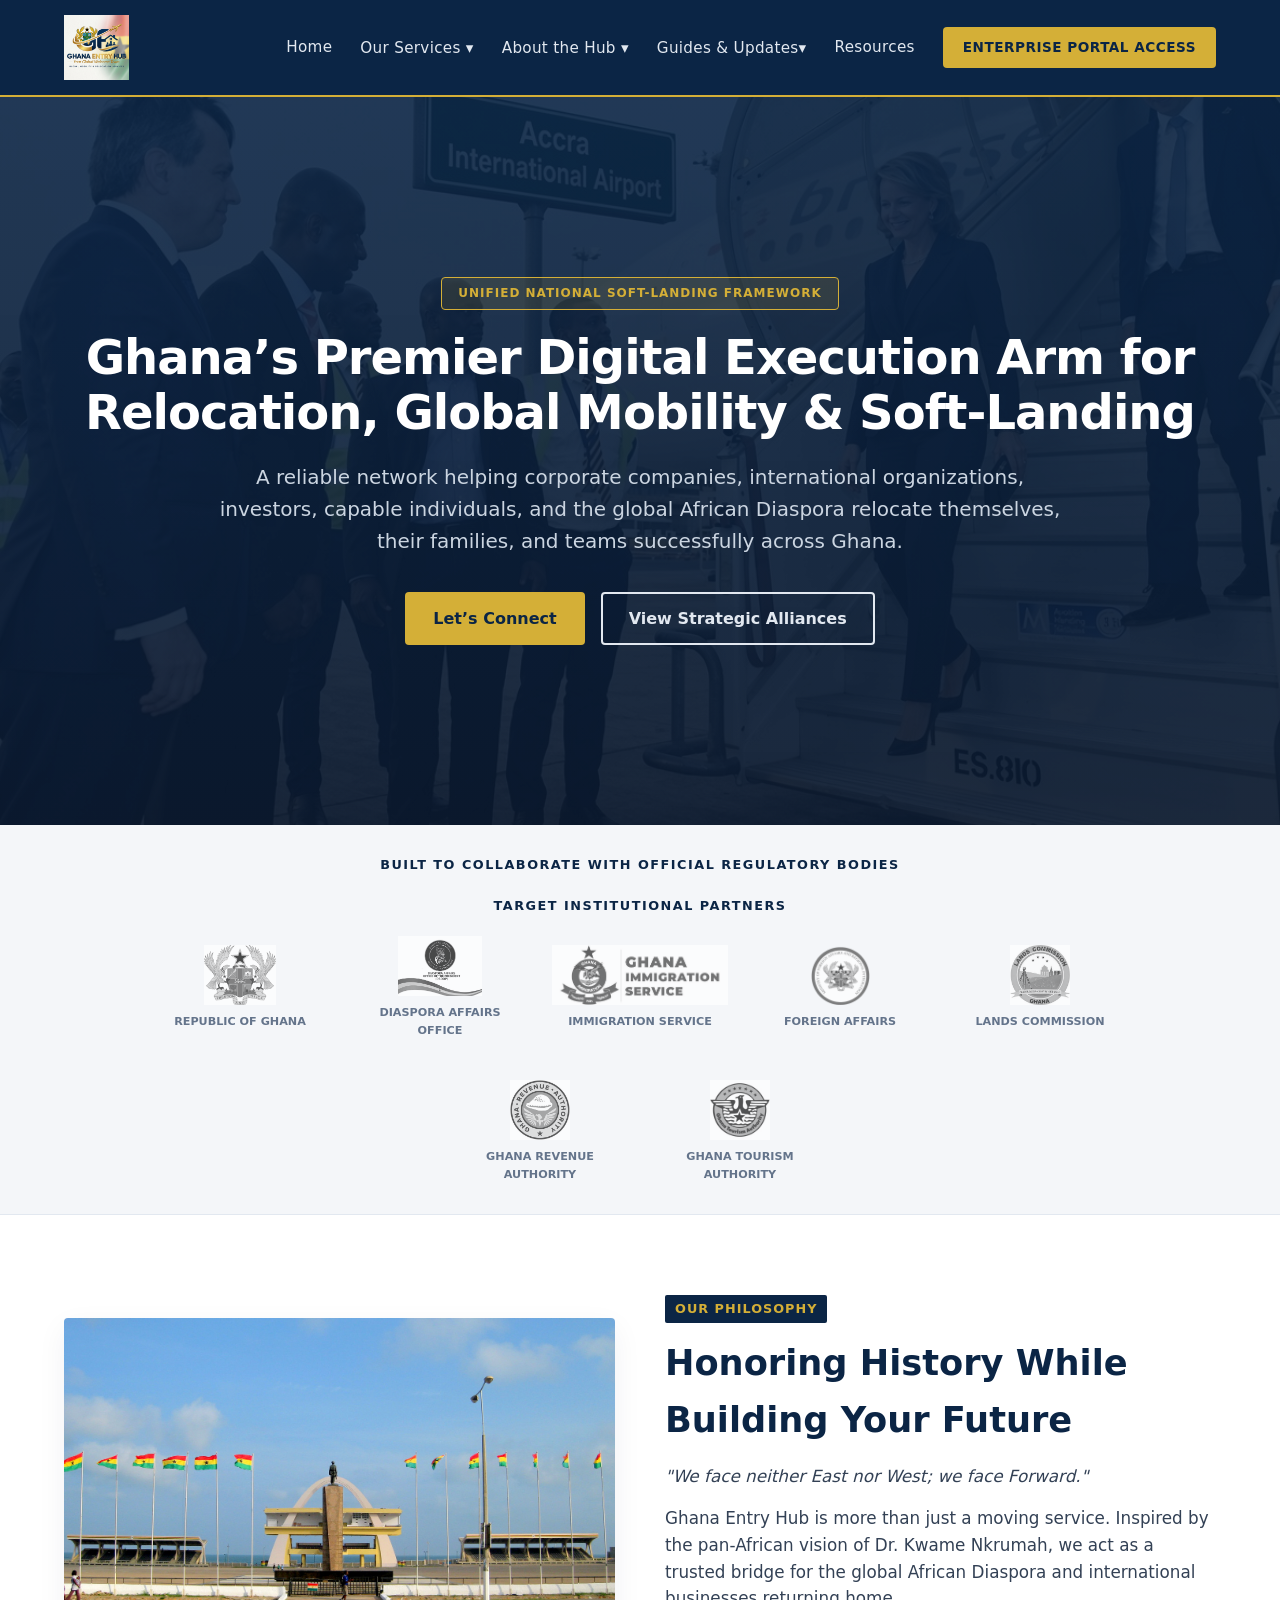
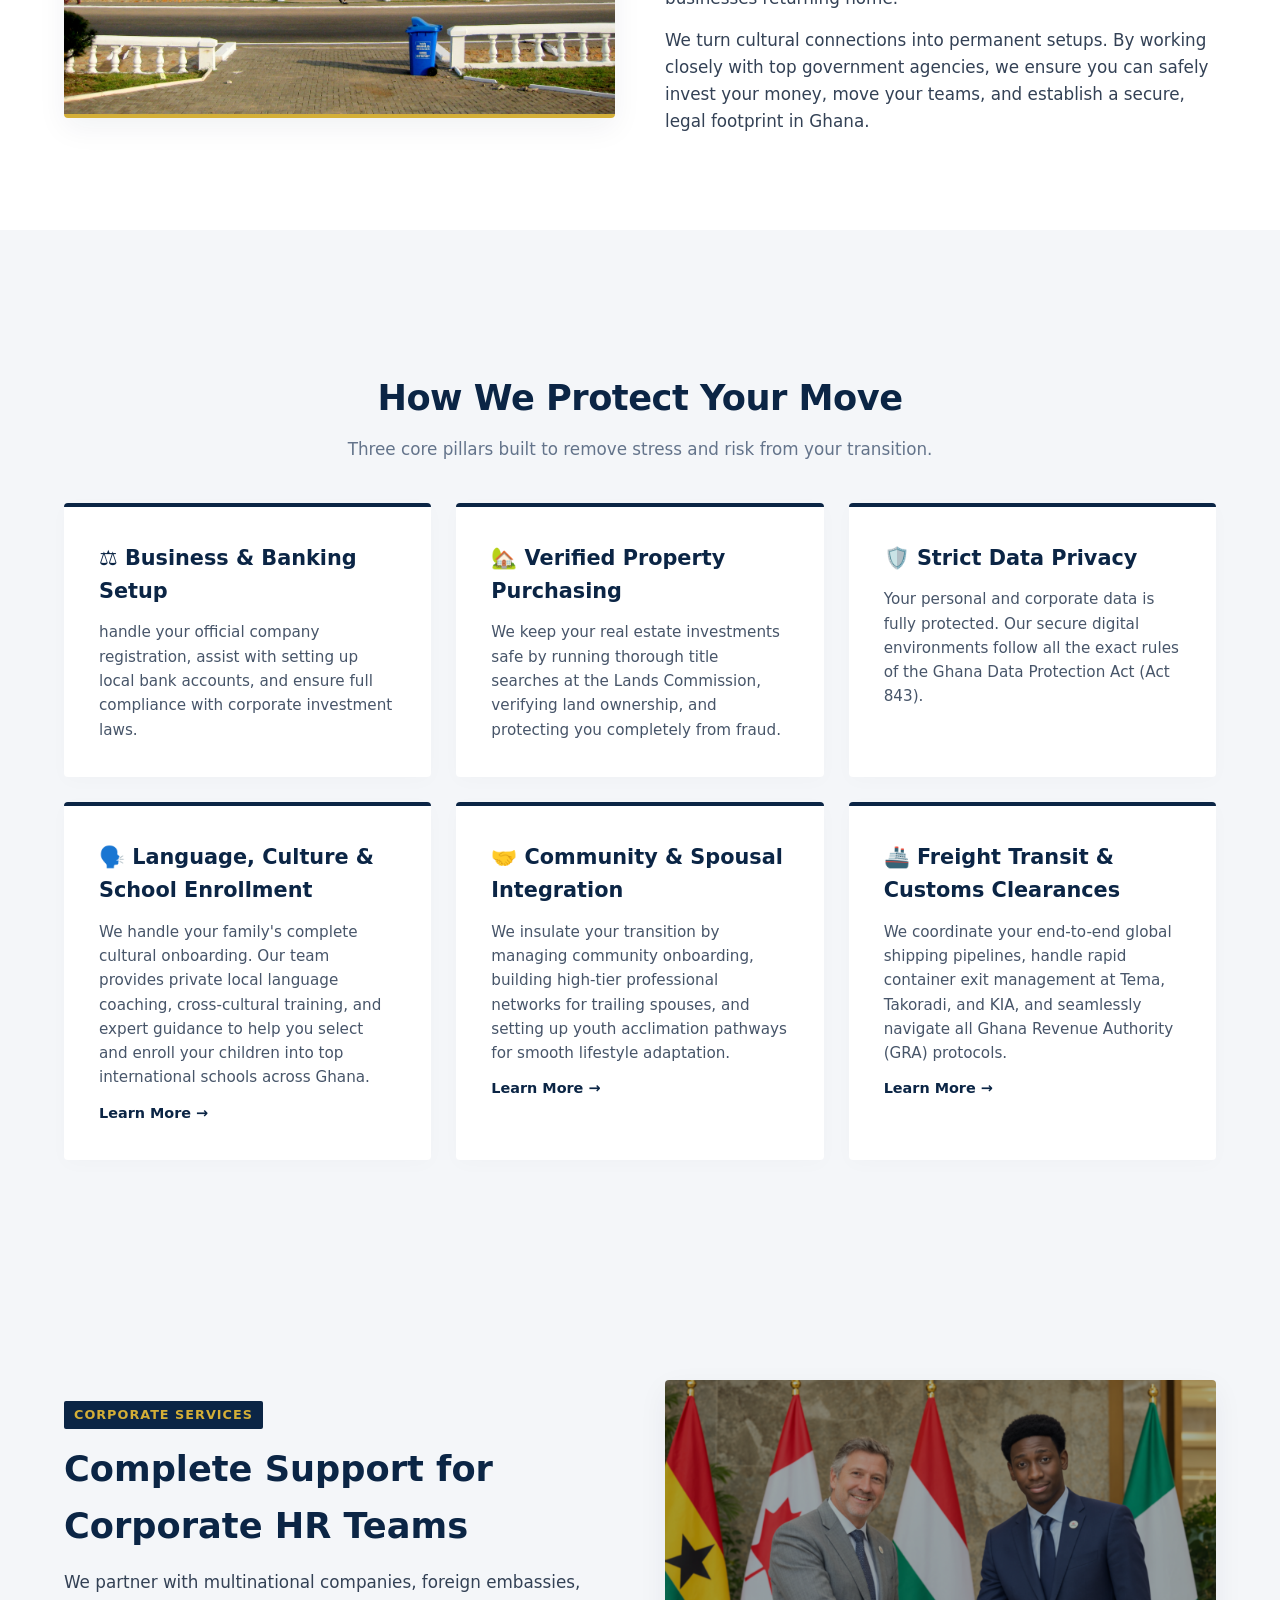
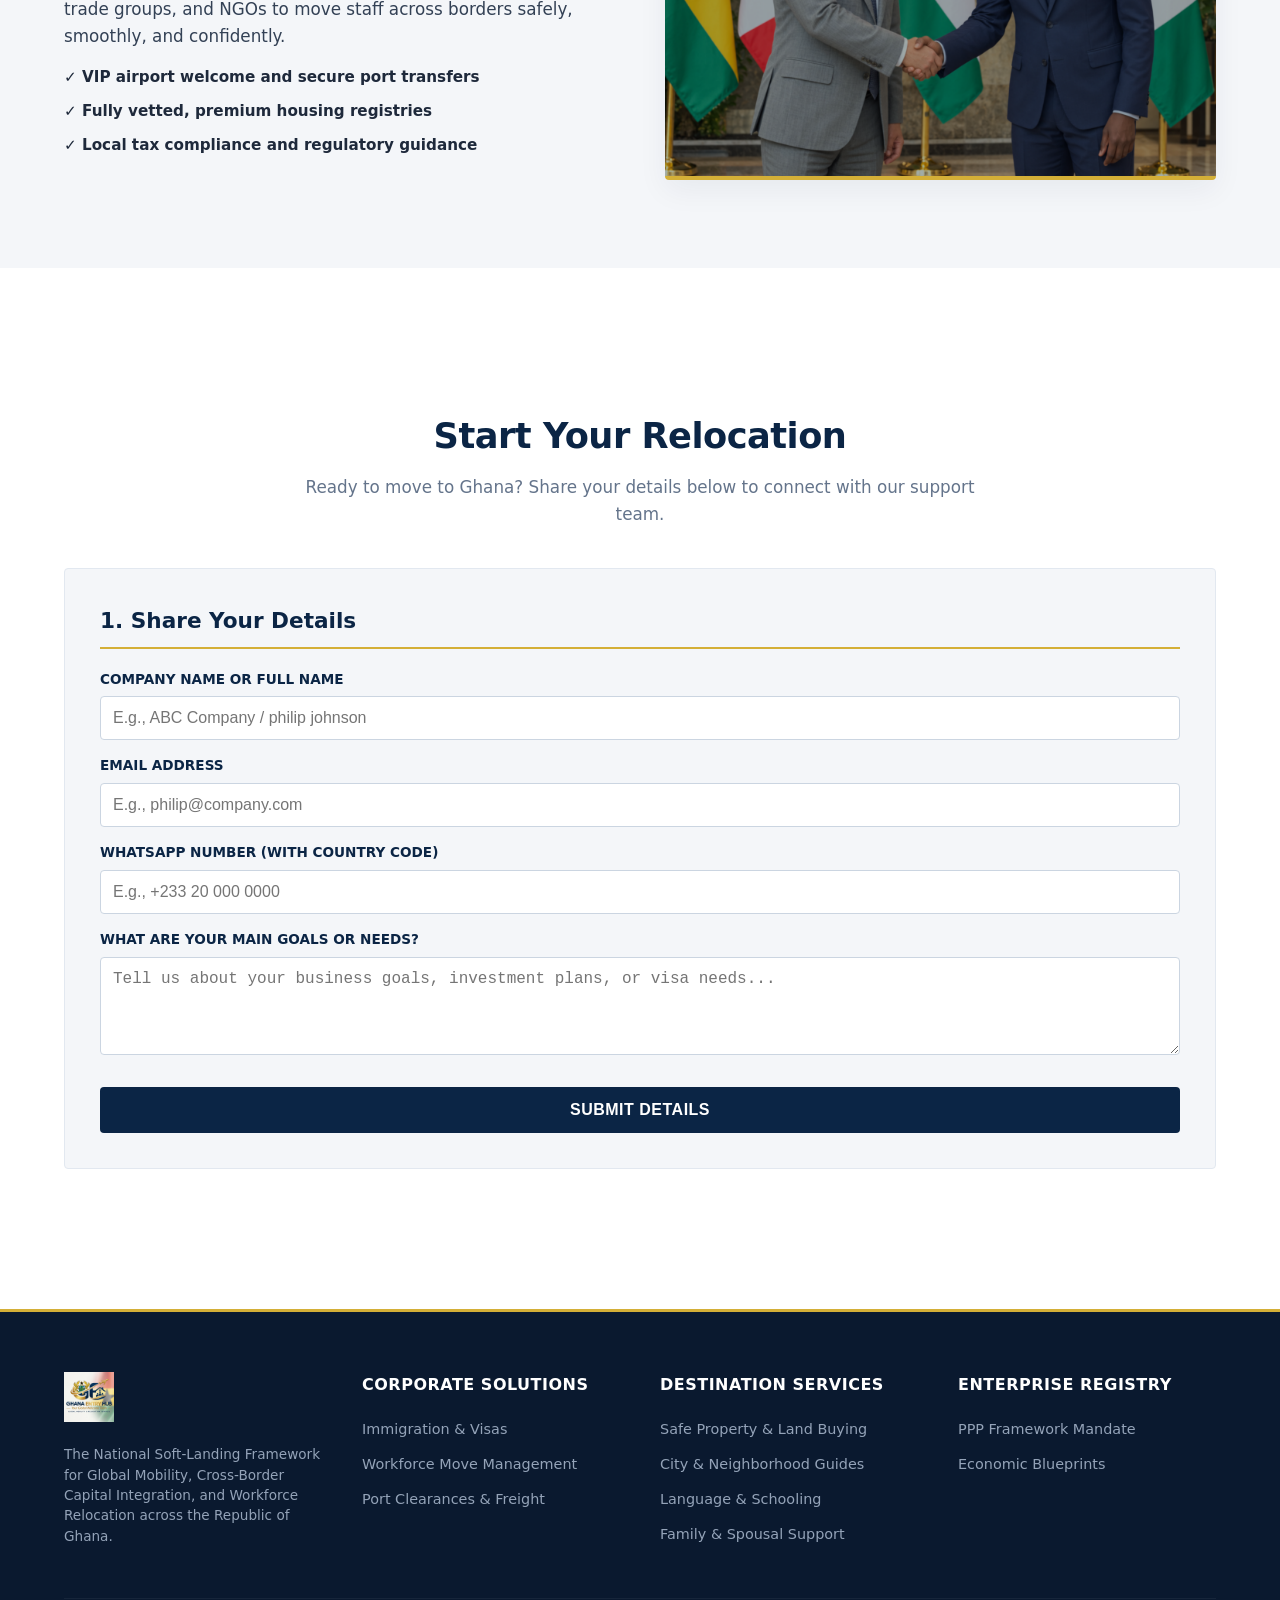
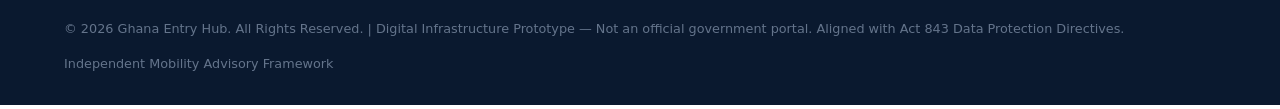
<file: index.html>
<!DOCTYPE html>
<html lang="en">
<head>
    <meta charset="UTF-8">
    <meta name="viewport" content="width=device-width, initial-scale=1.0">
    <title>Ghana Entry Hub - Your Gateway to Seamless Relocations</title>
        <!-- 2. The Text Snippet on Google (152 Characters) -->
    <meta name="description" content="The reliable network helping corporate companies, international organizations, and the global African Diaspora relocate families and teams across Ghana.">
    <link rel="stylesheet" href="style.css">
</head>
<body>

    <!-- Corporate Global Mobility Institutional Header (KEPT ORIGINAL) -->
    <nav class="site-navbar">
        <div class="nav-container">
            <a href="index.html" class="logo-link">
                <img src="assets/Ghanaentryhub-logo.jpg.jpg" alt="Ghana Entry Hub Emblem" class="site-logo">
            </a>
            <div class="nav-links-right">
                <a href="index.html" class="nav-item">Home</a>
               <!-- Global Mobility Services Dropdown Node -->
<div class="nav-dropdown">
    <a href="#" class="nav-item dropbtn">Our Services ▾</a>
    <div class="dropdown-content">
        <!-- Technical & B2B Compliance Paths -->
        <a href="immigration.html">Immigration & Visa Policy</a>
        <a href="corporate-mobility.html">Corporate Relocation & VIP Support</a>
        <a href="move-logistics.html">Move Logistics & Port Clearance</a>
        
        <!-- Lifestyle & Relocation Paths -->
        <a href="real-estate.html">Safe Property & Land Buying</a>
        <a href="neighborhoods.html">City & Neighborhood Guides</a>
        <a href="education.html">Language & School Enrollment</a>
        <a href="family-integration.html">Family & Spousal Support</a>
    </div>
</div>


                <div class="nav-dropdown">
                    <a href="#" class="nav-item dropbtn">About the Hub ▾</a>
                    <div class="dropdown-content">
                        <a href="index.html#nkrumah-doctrine">The Nkrumah Doctrine & Mission</a>
                        <a href="partnership-mandate.html">Public-Private Partnership Mandate</a>
                    </div>
                </div>
                <!-- Legislative Updates Node -->
                <div class="nav-dropdown">
                    <a href="#" class="nav-item dropbtn"> Guides & Updates▾</a>
                    <div class="dropdown-content">
                        <a href="resources.html">National Economic Repository (Blueprints)</a>
                        <a href="immigration.html#act-843">Act 843 Regulatory Compliance Bulletins</a>
                    </div>
                </div>
                <a href="resources.html" class="nav-item">Resources</a>
                <a href="special-digital.html" class="btn-nav-cta">Enterprise Portal Access</a>
            </div>
        </div>
    </nav>

    <!-- The Sovereign Gateway Hero Module (KEPT ORIGINAL) -->
    <header class="hero-gateway">
        <div class="container">
            <span class="badge-state">Unified National Soft-Landing Framework</span>
            <h1>Ghana’s Premier Digital Execution Arm for Relocation, Global Mobility & Soft-Landing</h1>
            <p>A reliable network helping corporate companies, international organizations, investors, capable individuals, and the global African Diaspora relocate themselves, their families, and teams successfully across Ghana.</p>
            <div class="cta-group">
                <a href="#booking" class="btn-primary-blueprint">Let’s Connect</a>
                <a href="#alignment" class="btn-secondary-blueprint">View Strategic Alliances</a>
            </div>
        </div>
    </header>

    <!-- The Sovereign Alignment Matrix Grid (SIMPLIFIED FROM HERE DOWN) -->
    <div id="alignment" class="alignment-console">
        <p>Built to Collaborate with Official Regulatory Bodies</p>
                  <p>Target Institutional Partners</p>
        <div class="logo-alignment-grid">
            <div class="alignment-badge-card">
                <img src="assets/coat-of-arms-ghana.jpg.jpg" alt="Republic of Ghana Coat of Arms" class="alignment-logo">
                <span class="logo-label">Republic of Ghana</span>
            </div>
            <div class="alignment-badge-card">
                <img src="assets/diaspora-office-of-the-president-logo.jpg.jpg" alt="Diaspora Affairs Office of the President" class="alignment-logo">
                <span class="logo-label">Diaspora Affairs Office</span>
            </div>
            <div class="alignment-badge-card">
                <img src="assets/Ghana-immigration-service-logo.jpg.jpg" alt="Ghana Immigration Service" class="alignment-logo">
                <span class="logo-label">Immigration Service</span>
            </div>
            <div class="alignment-badge-card">
                <img src="assets/ministry-of-foreign-affairs-logo.jpg.jpg" alt="Ministry of Foreign Affairs and Regional Integration" class="alignment-logo">
                <span class="logo-label">Foreign Affairs</span>
            </div>
             <div class="alignment-badge-card">
                <img src="assets/Lands-commission-logo.jpg.jpg" alt="Lands Commission" class="alignment-logo">
                <span class="logo-label">Lands Commission</span>
            </div>
             <div class="alignment-badge-card">
                <img src="assets/Ghana-revenue-authority-logo.jpg.jpg" alt="Ghana Revenue Authority" class="alignment-logo">
                <span class="logo-label">Ghana Revenue Authority</span>
            </div>
            <div class="alignment-badge-card">
                <img src="assets/GTA-logo.jpg.jpg" alt="Ghana Tourism Authority" class="alignment-logo">
                <span class="logo-label">Ghana Tourism Authority</span>
            </div>
        </div>
    </div>

    <!-- Historical Anchor Node: The Nkrumah Doctrine -->
    <section class="split-framework-section">
        <div class="container-split">
            <div class="split-image">
                <img src="assets/freedom-square.jpg.jpg" alt="Black Star Independence Square Architecture">
            </div>
            <div class="split-text">
                <span class="institution-tag">Our Philosophy</span>
                <h2>Honoring History While Building Your Future</h2>
                <p><em>"We face neither East nor West; we face Forward."</em></p>
                <p>Ghana Entry Hub is more than just a moving service. Inspired by the pan-African vision of Dr. Kwame Nkrumah, we act as a trusted bridge for the global African Diaspora and international businesses returning home.</p>
                <p>We turn cultural connections into permanent setups. By working closely with top government agencies, we ensure you can safely invest your money, move your teams, and establish a secure, legal footprint in Ghana.</p>
            </div>
        </div>
    </section>

    <!-- Friction Insulation Matrix -->
    <section class="matrix-section">
        <div class="container">
            <h2 class="section-title">How We Protect Your Move</h2>
            <p class="section-subtitle">Three core pillars built to remove stress and risk from your transition.</p>
            <div class="matrix-grid">
                <!-- Pillar 1 -->
                <div class="framework-card">
                    <h3>⚖️ Business & Banking Setup</h3>
                    <p> handle your official company registration, assist with setting up local bank accounts, and ensure full compliance with corporate investment laws.</p>
                </div>
                <!-- Pillar 2 -->
                <div class="framework-card">
                    <h3>🏡 Verified Property Purchasing</h3>
                    <p>We keep your real estate investments safe by running thorough title searches at the Lands Commission, verifying land ownership, and protecting you completely from fraud.</p>
                </div>
                <!-- Pillar 3 -->
                <div class="framework-card">
                    <h3>🛡️ Strict Data Privacy</h3>
                    <p>Your personal and corporate data is fully protected. Our secure digital environments follow all the exact rules of the Ghana Data Protection Act (Act 843).</p>
                </div>
                <!-- Add this Card inside your main services grid container -->
               <div class="framework-card">
               <h3>🗣️ Language, Culture & School Enrollment</h3>
             <p>We handle your family's complete cultural onboarding. Our team provides private local language coaching, cross-cultural training, and expert guidance to help you select and enroll your children into top international schools across Ghana.</p>
             <a href="education.html" style="color: var(--primary); font-weight: 700; text-decoration: none; display: inline-block; margin-top: 12px; font-size: 0.9rem;">Learn More →</a>
             </div>
             <!-- Pillar 4: Family Integration & Lifestyle Adaptation -->
               <div class="framework-card">
             <h3>🤝 Community & Spousal Integration</h3>
             <p>We insulate your transition by managing community onboarding, building high-tier professional networks for trailing spouses, and setting up youth acclimation pathways for smooth lifestyle adaptation.</p>
              <a href="family-integration.html" style="color: var(--primary); font-weight: 700; text-decoration: none; display: inline-block; margin-top: 12px; font-size: 0.9rem;">Learn More →</a>
             </div>
             <!-- Pillar 5: Global Shipping & Port Clearances -->
            <div class="framework-card">
            <h3>🚢 Freight Transit & Customs Clearances</h3>
            <p>We coordinate your end-to-end global shipping pipelines, handle rapid container exit management at Tema, Takoradi, and KIA, and seamlessly navigate all Ghana Revenue Authority (GRA) protocols.</p>
            <a href="move-logistics.html" style="color: var(--primary); font-weight: 700; text-decoration: none; display: inline-block; margin-top: 12px; font-size: 0.9rem;">Learn More →</a>
            </div>

            </div>
        </div>
    </section>

    <!-- Cultural and Economic Integration Split -->
    <section class="split-framework-section alt-bg">
        <div class="container-split">
            <div class="split-text">
                <span class="institution-tag">Corporate Services</span>
                <h2>Complete Support for Corporate HR Teams</h2>
                <p>We partner with multinational companies, foreign embassies, trade groups, and NGOs to move staff across borders safely, smoothly, and confidently.</p>
                <ul class="checkmark-matrix-list">
                    <li>✓ VIP airport welcome and secure port transfers</li>
                    <li>✓ Fully vetted, premium housing registries</li>
                    <li>✓ Local tax compliance and regulatory guidance</li>
                </ul>
            </div>
            <div class="split-image">
                <img src="assets/Diplomatic-Handshake.jpg.jpg" alt="Institutional Diplomatic Handshake Agreement">
            </div>
        </div>
    </section>

    <!-- Administrative Intake & Calendar Scheduling Module -->
    <section id="booking" class="intake-section">
        <div class="container">
            <h2 class="section-title">Start Your Relocation</h2>
            <p class="section-subtitle">Ready to move to Ghana? Share your details below to connect with our support team.</p>
            <div class="intake-container">
                
                <!-- Registration Submission Node -->
                <form action="https://calendly.com/kheizzyy77/20" method="POST" class="secure-intake-form">
                    <input type="hidden" name="_next" value="https://formspree.io">
                    <input type="text" name="_gotcha" style="display:none">
                    
                    <h3>1. Share Your Details</h3>
                    <label for="name">Company Name or Full Name</label>
                    <input type="text" id="name" name="name" required placeholder="E.g., ABC Company / philip johnson">
                    
                    <label for="email">Email Address</label>
                    <input type="email" id="email" name="email" required placeholder="E.g., philip@company.com">
                    
                    <label for="whatsapp">WhatsApp Number (With Country Code)</label>
                    <input type="tel" id="whatsapp" name="whatsapp" required placeholder="E.g., +233 20 000 0000">
                    
                    <label for="notes">What are your main goals or needs?</label>
                    <textarea id="notes" name="objectives" rows="4" required placeholder="Tell us about your business goals, investment plans, or visa needs..."></textarea>
                    
                    <button type="submit" class="btn-submit-secure">Submit Details</button>
                </form>

 </div>
        </div>
    </section>
 <!-- Master Institutional Footer -->
    <footer class="site-footer">
        <div class="footer-container">
            <div class="footer-brand">
                <img src="assets/Ghanaentryhub-logo.jpg.jpg" alt="Ghana Entry Hub Emblem" style="height: 50px; width: auto; object-fit: contain;">
                <p>The National Soft-Landing Framework for Global Mobility, Cross-Border Capital Integration, and Workforce Relocation across the Republic of Ghana.</p>
            </div>
            <div class="footer-links-col">
                <h4>Corporate Solutions</h4>
                <ul>
                    <li><a href="immigration.html">Immigration & Visas</a></li>
                    <li><a href="corporate-mobility.html">Workforce Move Management</a></li>
                    <li><a href="move-logistics.html">Port Clearances & Freight</a></li>
                </ul>
            </div>
            <div class="footer-links-col">
                <h4>Destination Services</h4>
                <ul>
                    <li><a href="real-estate.html">Safe Property & Land Buying</a></li>
                    <li><a href="neighborhoods.html">City & Neighborhood Guides</a></li>
                    <li><a href="education.html">Language & Schooling</a></li>
                    <li><a href="family-integration.html">Family & Spousal Support</a></li>
                </ul>
            </div>
            <div class="footer-links-col">
                <h4>Enterprise Registry</h4>
                <ul>
                    <li><a href="partnership-mandate.html">PPP Framework Mandate</a></li>
                    <li><a href="resources.html">Economic Blueprints</a></li>
                  
                </ul>
            </div>
        </div>
        <div class="footer-bottom">
            <p>&copy; 2026 Ghana Entry Hub. All Rights Reserved. 
| Digital Infrastructure Prototype — Not an official government portal.
 Aligned with Act 843 Data Protection Directives.</p>
            <p>Independent Mobility Advisory Framework</p>
        </div>
    </footer>
</body>
</html>
</file>
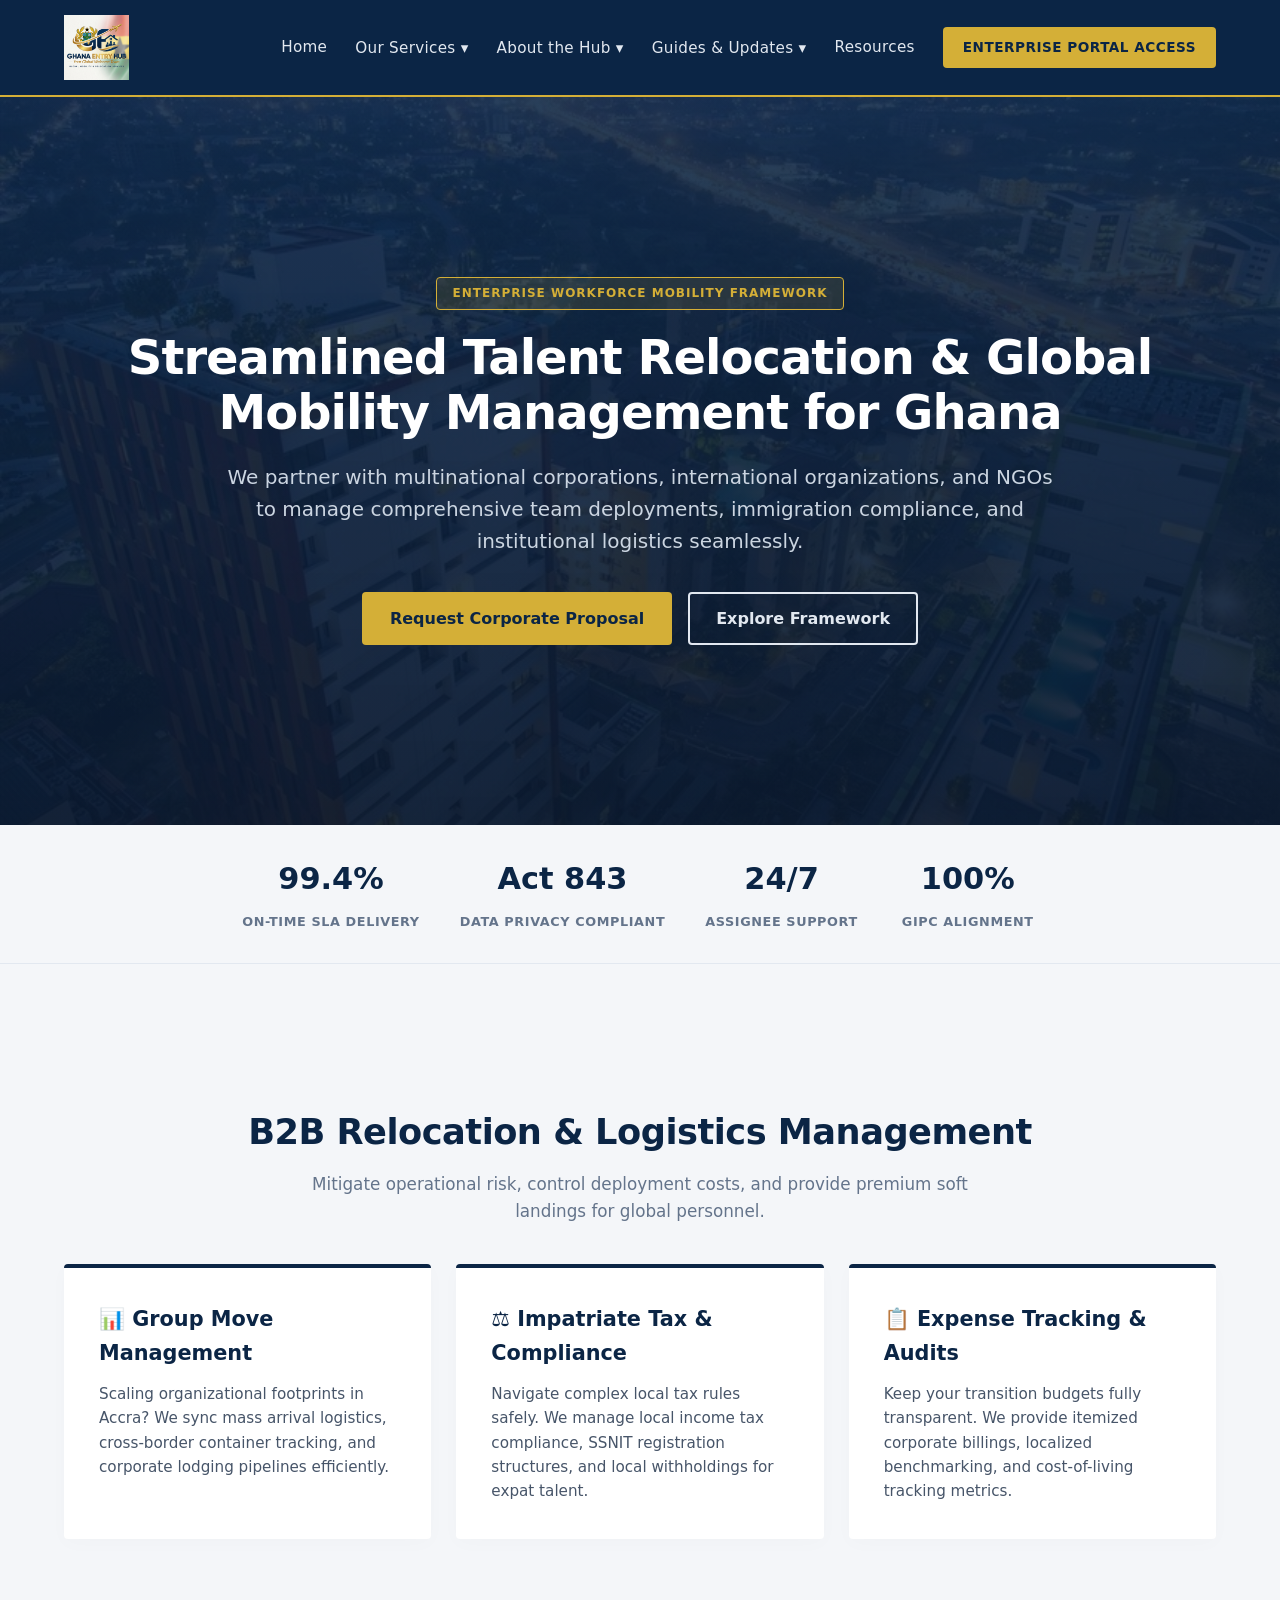
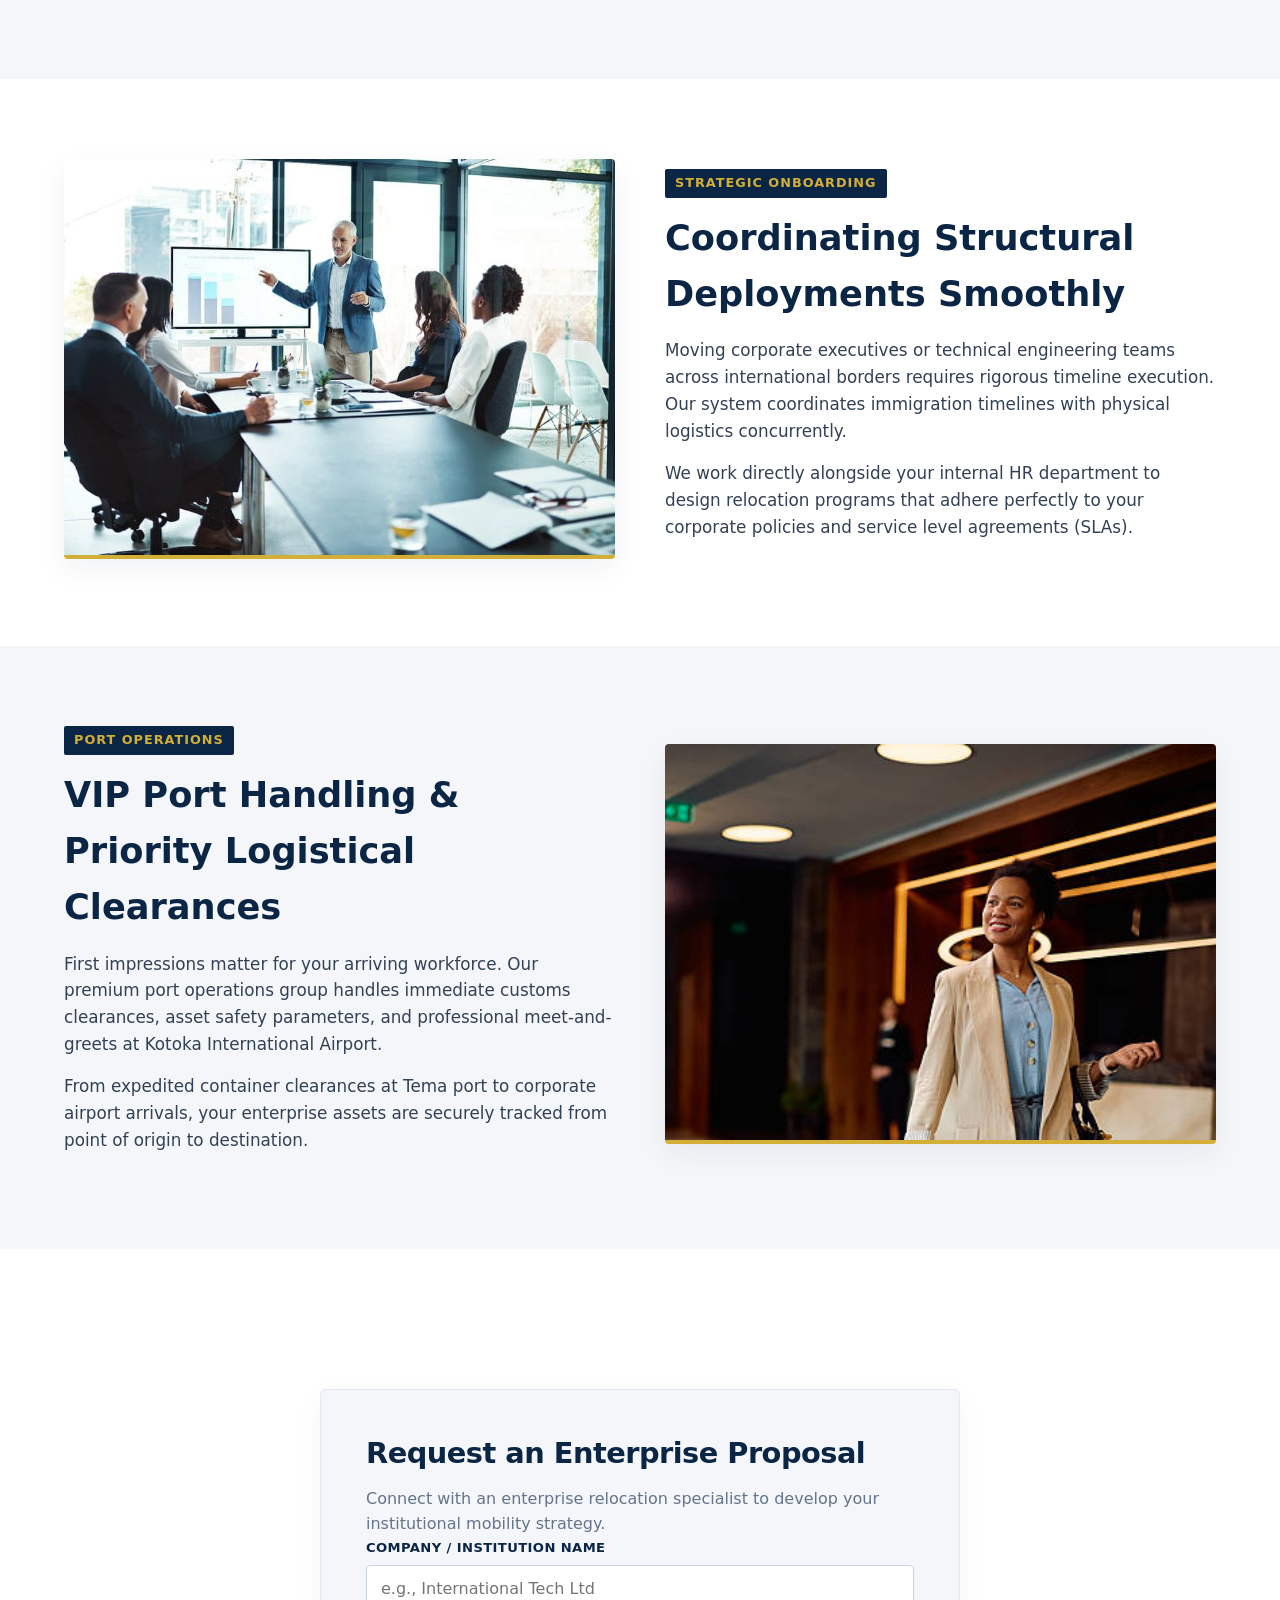
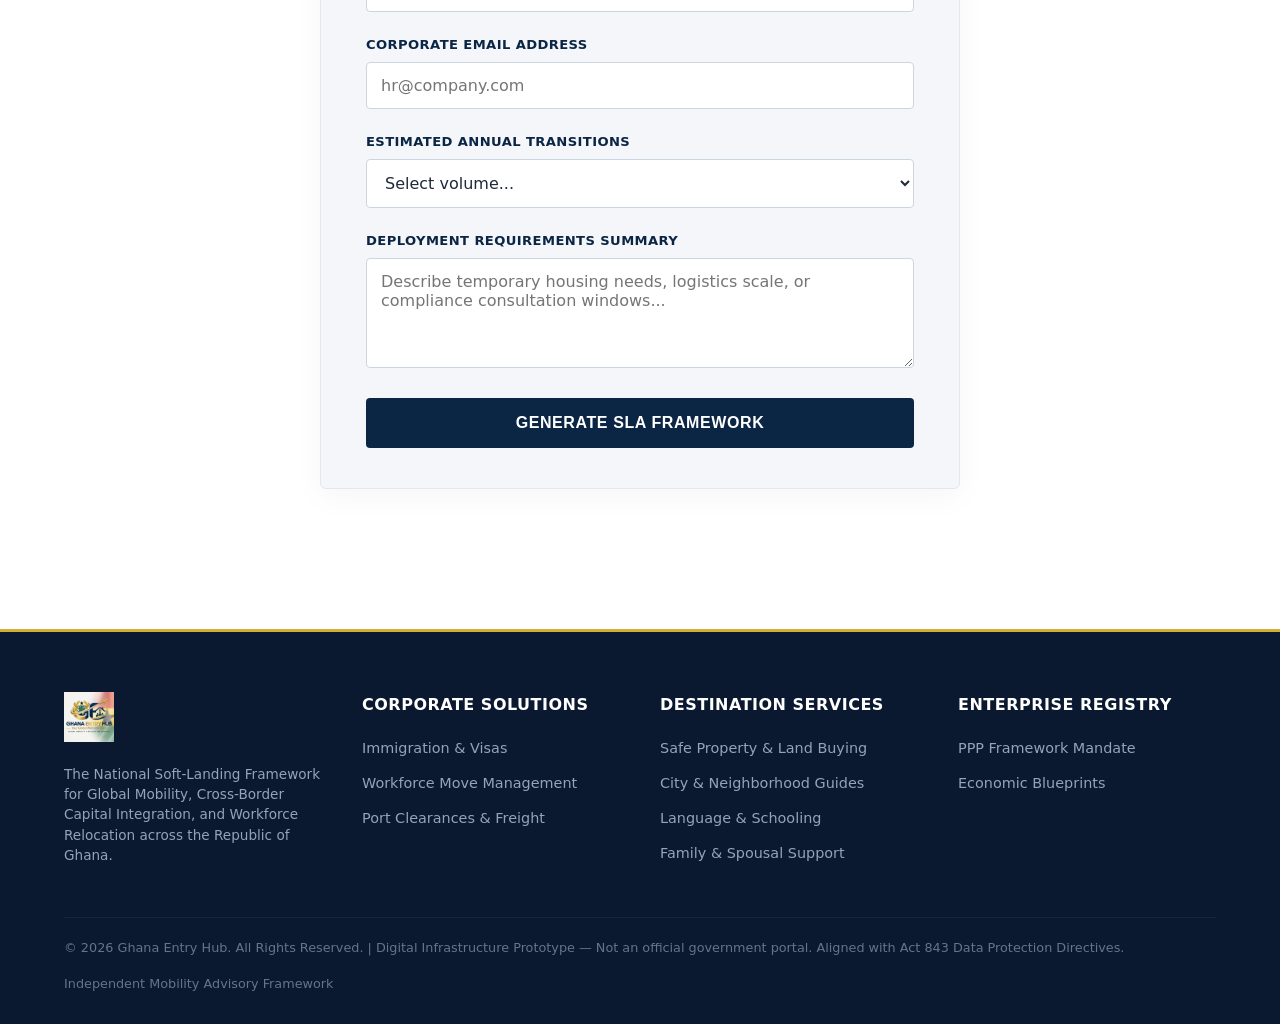
<file: corporate-mobility.html>
<!DOCTYPE html>
<html lang="en">
<head>
  <meta charset="UTF-8">
  <meta name="viewport" content="width=device-width, initial-scale=1.0">
  <title>Corporate Move Management & Global Mobility | Ghana Entry Hub</title>
  <meta name="description" content="Streamlined workforce relocation, corporate tax compliance, and end-to-end global mobility management for multinational companies and organizations in Ghana.">
  <link rel="stylesheet" href="style.css">

  <!-- ONLY extra styles needed for this page (does not affect other pages) -->
  <style>
    /* Metrics row */
    .metrics-theme .metrics-row {
      display: flex;
      flex-wrap: wrap;
      justify-content: center;
      gap: 40px;
      max-width: 1100px;
      margin: 0 auto;
      width: 90%;
    }
    .metric-node {
      min-width: 140px;
    }
    .metric-node h3 {
      font-size: 1.9rem;
      font-weight: 800;
      color: var(--primary);
      margin-bottom: 4px;
    }
    .metric-node span {
      font-size: 0.8rem;
      font-weight: 600;
      color: var(--text-muted);
      text-transform: uppercase;
      letter-spacing: 0.6px;
    }

    /* Airport image fix – keeps the head visible */
    .split-image img {
      object-position: top center;
    }

    /* Form layout for this page only */
    .procurement-panel {
      background: var(--white);
      padding: 80px 0;
    }
    .form-card-anchor {
      max-width: 640px;
      margin: 0 auto;
      background: var(--light);
      padding: 40px 45px;
      border-radius: 6px;
      border: 1px solid #E2E8F0;
      box-shadow: 0 8px 30px rgba(11, 37, 69, 0.04);
    }
    .corporate-intake-form .form-row-node {
      margin-bottom: 22px;
    }
    .corporate-intake-form label {
      display: block;
      margin-bottom: 7px;
      font-weight: 700;
      font-size: 0.82rem;
      color: var(--primary);
      text-transform: uppercase;
      letter-spacing: 0.4px;
    }
    .corporate-intake-form input,
    .corporate-intake-form select,
    .corporate-intake-form textarea {
      width: 100%;
      padding: 13px 14px;
      border: 1px solid #CBD5E1;
      border-radius: 4px;
      font-size: 1rem;
      font-family: inherit;
      background: var(--white);
      color: var(--text-dark);
      transition: border-color 0.2s, box-shadow 0.2s;
    }
    .corporate-intake-form input:focus,
    .corporate-intake-form select:focus,
    .corporate-intake-form textarea:focus {
      outline: none;
      border-color: var(--secondary);
      box-shadow: 0 0 0 3px rgba(212, 175, 55, 0.18);
    }
    .corporate-intake-form textarea {
      resize: vertical;
      min-height: 110px;
    }

    /* Generate SLA button */
    .btn-form-submit {
      display: block;
      width: 100%;
      margin-top: 10px;
      background-color: var(--primary);
      color: var(--white);
      border: none;
      border-radius: 4px;
      padding: 16px 24px;
      font-size: 1rem;
      font-weight: 700;
      letter-spacing: 0.6px;
      text-transform: uppercase;
      cursor: pointer;
      transition: background-color 0.2s, transform 0.15s;
    }
    .btn-form-submit:hover:not(:disabled) {
      background-color: var(--dark);
    }
    .btn-form-submit:active:not(:disabled) {
      transform: translateY(1px);
    }
    .btn-form-submit:disabled {
      opacity: 0.7;
      cursor: not-allowed;
    }

    /* Success / error feedback */
    .form-feedback {
      margin-top: 22px;
      padding: 18px 20px;
      border-radius: 4px;
      font-size: 0.95rem;
      line-height: 1.5;
    }
    .form-feedback.success {
      background: #ECFDF5;
      border: 1px solid #A7F3D0;
      color: #065F46;
    }
    .form-feedback.error {
      background: #FEF2F2;
      border: 1px solid #FECACA;
      color: #991B1B;
    }
    .form-feedback code {
      background: rgba(0,0,0,0.06);
      padding: 2px 6px;
      border-radius: 3px;
      font-size: 0.9em;
    }

    @media (max-width: 768px) {
      .form-card-anchor {
        padding: 30px 22px;
      }
    }
  </style>
</head>
<body>

<!-- Institutional Header Navigation Bar -->
<nav class="site-navbar">
  <div class="nav-container">
    <a href="index.html" class="logo-link">
      <img src="assets/Ghanaentryhub-logo.jpg.jpg" alt="Ghana Entry Hub Emblem" class="site-logo">
    </a>
    <div class="nav-links-right">
      <a href="index.html" class="nav-item">Home</a>

      <div class="nav-dropdown">
        <a href="#" class="nav-item dropbtn">Our Services ▾</a>
        <div class="dropdown-content">
          <a href="immigration.html">Immigration & Visa Policy</a>
          <a href="corporate-mobility.html">Corporate Relocation & VIP Support</a>
          <a href="move-logistics.html">Move Logistics & Port Clearance</a>
          <a href="real-estate.html">Safe Property & Land Buying</a>
          <a href="neighborhoods.html">City & Neighborhood Guides</a>
          <a href="education.html">Language & School Enrollment</a>
          <a href="family-integration.html">Family & Spousal Support</a>
        </div>
      </div>

      <div class="nav-dropdown">
        <a href="#" class="nav-item dropbtn">About the Hub ▾</a>
        <div class="dropdown-content">
          <a href="index.html#nkrumah-doctrine">The Nkrumah Doctrine & Mission</a>
          <a href="partnership-mandate.html">Public-Private Partnership Mandate</a>
        </div>
      </div>

      <div class="nav-dropdown">
        <a href="#" class="nav-item dropbtn">Guides & Updates ▾</a>
        <div class="dropdown-content">
          <a href="resources.html">National Economic Repository (Blueprints)</a>
          <a href="immigration.html#act-843">Act 843 Regulatory Compliance Bulletins</a>
        </div>
      </div>

      <a href="resources.html" class="nav-item">Resources</a>
      <a href="#proposals" class="btn-nav-cta">Enterprise Portal Access</a>
    </div>
  </div>
</nav>

<!-- Corporate Mobility Hero Module -->
<header class="hero-gateway" style="background: linear-gradient(rgba(11, 37, 69, 0.88), rgba(10, 25, 47, 0.93)), url('assets/corporate-hero.jpg.jpg') no-repeat center center/cover;">
  <div class="container">
    <span class="badge-state">Enterprise Workforce Mobility Framework</span>
    <h1>Streamlined Talent Relocation & Global Mobility Management for Ghana</h1>
    <p>We partner with multinational corporations, international organizations, and NGOs to manage comprehensive team deployments, immigration compliance, and institutional logistics seamlessly.</p>
    <div class="cta-group">
      <a href="#proposals" class="btn-primary-blueprint">Request Corporate Proposal</a>
      <a href="#features" class="btn-secondary-blueprint">Explore Framework</a>
    </div>
  </div>
</header>

<!-- Numeric Trust Board -->
<div class="alignment-console metrics-theme">
  <div class="metrics-row">
    <div class="metric-node">
      <h3>99.4%</h3>
      <span>On-Time SLA Delivery</span>
    </div>
    <div class="metric-node">
      <h3>Act 843</h3>
      <span>Data Privacy Compliant</span>
    </div>
    <div class="metric-node">
      <h3>24/7</h3>
      <span>Assignee Support</span>
    </div>
    <div class="metric-node">
      <h3>100%</h3>
      <span>GIPC Alignment</span>
    </div>
  </div>
</div>

<!-- Core Enterprise Mobility Matrix -->
<section id="features" class="matrix-section">
  <div class="container">
    <h2 class="section-title">B2B Relocation & Logistics Management</h2>
    <p class="section-subtitle">Mitigate operational risk, control deployment costs, and provide premium soft landings for global personnel.</p>
    <div class="matrix-grid">
      <div class="framework-card">
        <h3>📊 Group Move Management</h3>
        <p>Scaling organizational footprints in Accra? We sync mass arrival logistics, cross-border container tracking, and corporate lodging pipelines efficiently.</p>
      </div>
      <div class="framework-card">
        <h3>⚖️ Impatriate Tax & Compliance</h3>
        <p>Navigate complex local tax rules safely. We manage local income tax compliance, SSNIT registration structures, and local withholdings for expat talent.</p>
      </div>
      <div class="framework-card">
        <h3>📋 Expense Tracking & Audits</h3>
        <p>Keep your transition budgets fully transparent. We provide itemized corporate billings, localized benchmarking, and cost-of-living tracking metrics.</p>
      </div>
    </div>
  </div>
</section>

<!-- Operational Split-Screen Modules -->
<section class="split-framework-section">
  <div class="container-split">
    <div class="split-image">
      <img src="assets/group-move.jpg.jpg" alt="Corporate global mobility onboarding strategies">
    </div>
    <div class="split-text">
      <span class="institution-tag">Strategic Onboarding</span>
      <h2>Coordinating Structural Deployments Smoothly</h2>
      <p>Moving corporate executives or technical engineering teams across international borders requires rigorous timeline execution. Our system coordinates immigration timelines with physical logistics concurrently.</p>
      <p>We work directly alongside your internal HR department to design relocation programs that adhere perfectly to your corporate policies and service level agreements (SLAs).</p>
    </div>
  </div>
</section>

<section class="split-framework-section alt-bg">
  <div class="container-split" style="direction: rtl;">
    <div class="split-image" style="direction: ltr;">
      <!-- head is no longer cut off -->
      <img src="assets/airport-handling.jpg.jpg" alt="VIP secure transfer protocols at the airport">
    </div>
    <div class="split-text" style="direction: ltr;">
      <span class="institution-tag">Port Operations</span>
      <h2>VIP Port Handling & Priority Logistical Clearances</h2>
      <p>First impressions matter for your arriving workforce. Our premium port operations group handles immediate customs clearances, asset safety parameters, and professional meet-and-greets at Kotoka International Airport.</p>
      <p>From expedited container clearances at Tema port to corporate airport arrivals, your enterprise assets are securely tracked from point of origin to destination.</p>
    </div>
  </div>
</section>

<!-- B2B Procurement Form Module -->
<section id="proposals" class="procurement-panel">
  <div class="container">
    <div class="form-card-anchor">
      <h2 class="section-title" style="font-size: 1.8rem; text-align: left;">Request an Enterprise Proposal</h2>
      <p style="color: var(--text-muted); margin-top: 5px;">Connect with an enterprise relocation specialist to develop your institutional mobility strategy.</p>

      <form class="corporate-intake-form" id="slaForm" novalidate>
        <div class="form-row-node">
          <label for="companyName">Company / Institution Name</label>
          <input type="text" id="companyName" name="companyName" placeholder="e.g., International Tech Ltd" required>
        </div>

        <div class="form-row-node">
          <label for="corporateEmail">Corporate Email Address</label>
          <input type="email" id="corporateEmail" name="corporateEmail" placeholder="hr@company.com" required>
        </div>

        <div class="form-row-node">
          <label for="annualTransitions">Estimated Annual Transitions</label>
          <select id="annualTransitions" name="annualTransitions" required>
            <option value="">Select volume...</option>
            <option value="1-5">1 – 5 Employees / Year</option>
            <option value="6-20">6 – 20 Employees / Year</option>
            <option value="20+">20+ Enterprise Scale Moves</option>
          </select>
        </div>

        <div class="form-row-node">
          <label for="requirements">Deployment Requirements Summary</label>
          <textarea id="requirements" name="requirements" rows="4" placeholder="Describe temporary housing needs, logistics scale, or compliance consultation windows..."></textarea>
        </div>

        <button type="submit" class="btn-form-submit" id="generateSlaBtn">
          Generate SLA Framework
        </button>

        <div id="formFeedback" class="form-feedback" hidden></div>
      </form>
    </div>
  </div>
</section>

<!-- Master Institutional Footer -->
<footer class="site-footer">
  <div class="footer-container">
    <div class="footer-brand">
      <img src="assets/Ghanaentryhub-logo.jpg.jpg" alt="Ghana Entry Hub Emblem" style="height: 50px; width: auto; object-fit: contain;">
      <p>The National Soft-Landing Framework for Global Mobility, Cross-Border Capital Integration, and Workforce Relocation across the Republic of Ghana.</p>
    </div>
    <div class="footer-links-col">
      <h4>Corporate Solutions</h4>
      <ul>
        <li><a href="immigration.html">Immigration & Visas</a></li>
        <li><a href="corporate-mobility.html">Workforce Move Management</a></li>
        <li><a href="move-logistics.html">Port Clearances & Freight</a></li>
      </ul>
    </div>
    <div class="footer-links-col">
      <h4>Destination Services</h4>
      <ul>
        <li><a href="real-estate.html">Safe Property & Land Buying</a></li>
        <li><a href="neighborhoods.html">City & Neighborhood Guides</a></li>
        <li><a href="education.html">Language & Schooling</a></li>
        <li><a href="family-integration.html">Family & Spousal Support</a></li>
      </ul>
    </div>
    <div class="footer-links-col">
      <h4>Enterprise Registry</h4>
      <ul>
        <li><a href="partnership-mandate.html">PPP Framework Mandate</a></li>
        <li><a href="resources.html">Economic Blueprints</a></li>
      </ul>
    </div>
  </div>
  <div class="footer-bottom">
    <p>&copy; 2026 Ghana Entry Hub. All Rights Reserved. 
| Digital Infrastructure Prototype — Not an official government portal.
 Aligned with Act 843 Data Protection Directives.</p>
    <p>Independent Mobility Advisory Framework</p>
  </div>
</footer>

<script>
  document.getElementById('slaForm').addEventListener('submit', function (e) {
    e.preventDefault();

    const company  = document.getElementById('companyName').value.trim();
    const email    = document.getElementById('corporateEmail').value.trim();
    const volume   = document.getElementById('annualTransitions').value;
    const feedback = document.getElementById('formFeedback');
    const btn      = document.getElementById('generateSlaBtn');

    if (!company || !email || !volume) {
      feedback.hidden = false;
      feedback.className = 'form-feedback error';
      feedback.innerHTML = 'Please complete all required fields before generating the SLA framework.';
      return;
    }

    const emailPattern = /^[^\s@]+@[^\s@]+\.[^\s@]+$/;
    if (!emailPattern.test(email)) {
      feedback.hidden = false;
      feedback.className = 'form-feedback error';
      feedback.innerHTML = 'Please enter a valid corporate email address.';
      return;
    }

    btn.disabled = true;
    btn.textContent = 'Generating Framework…';

    setTimeout(() => {
      const refId = 'GEH-SLA-' + Date.now().toString().slice(-8);

      feedback.hidden = false;
      feedback.className = 'form-feedback success';
      feedback.innerHTML = `
        <strong>SLA Framework Request Received</strong><br>
        Reference: <code>${refId}</code><br><br>
        <strong>${company}</strong> · ${volume} transitions/year<br>
        A mobility specialist will contact <strong>${email}</strong> within 1 business day with a tailored SLA outline and next-step checklist.
      `;

      btn.disabled = false;
      btn.textContent = 'Generate SLA Framework';
    }, 900);
  });
</script>

</body>
</html>
</file>
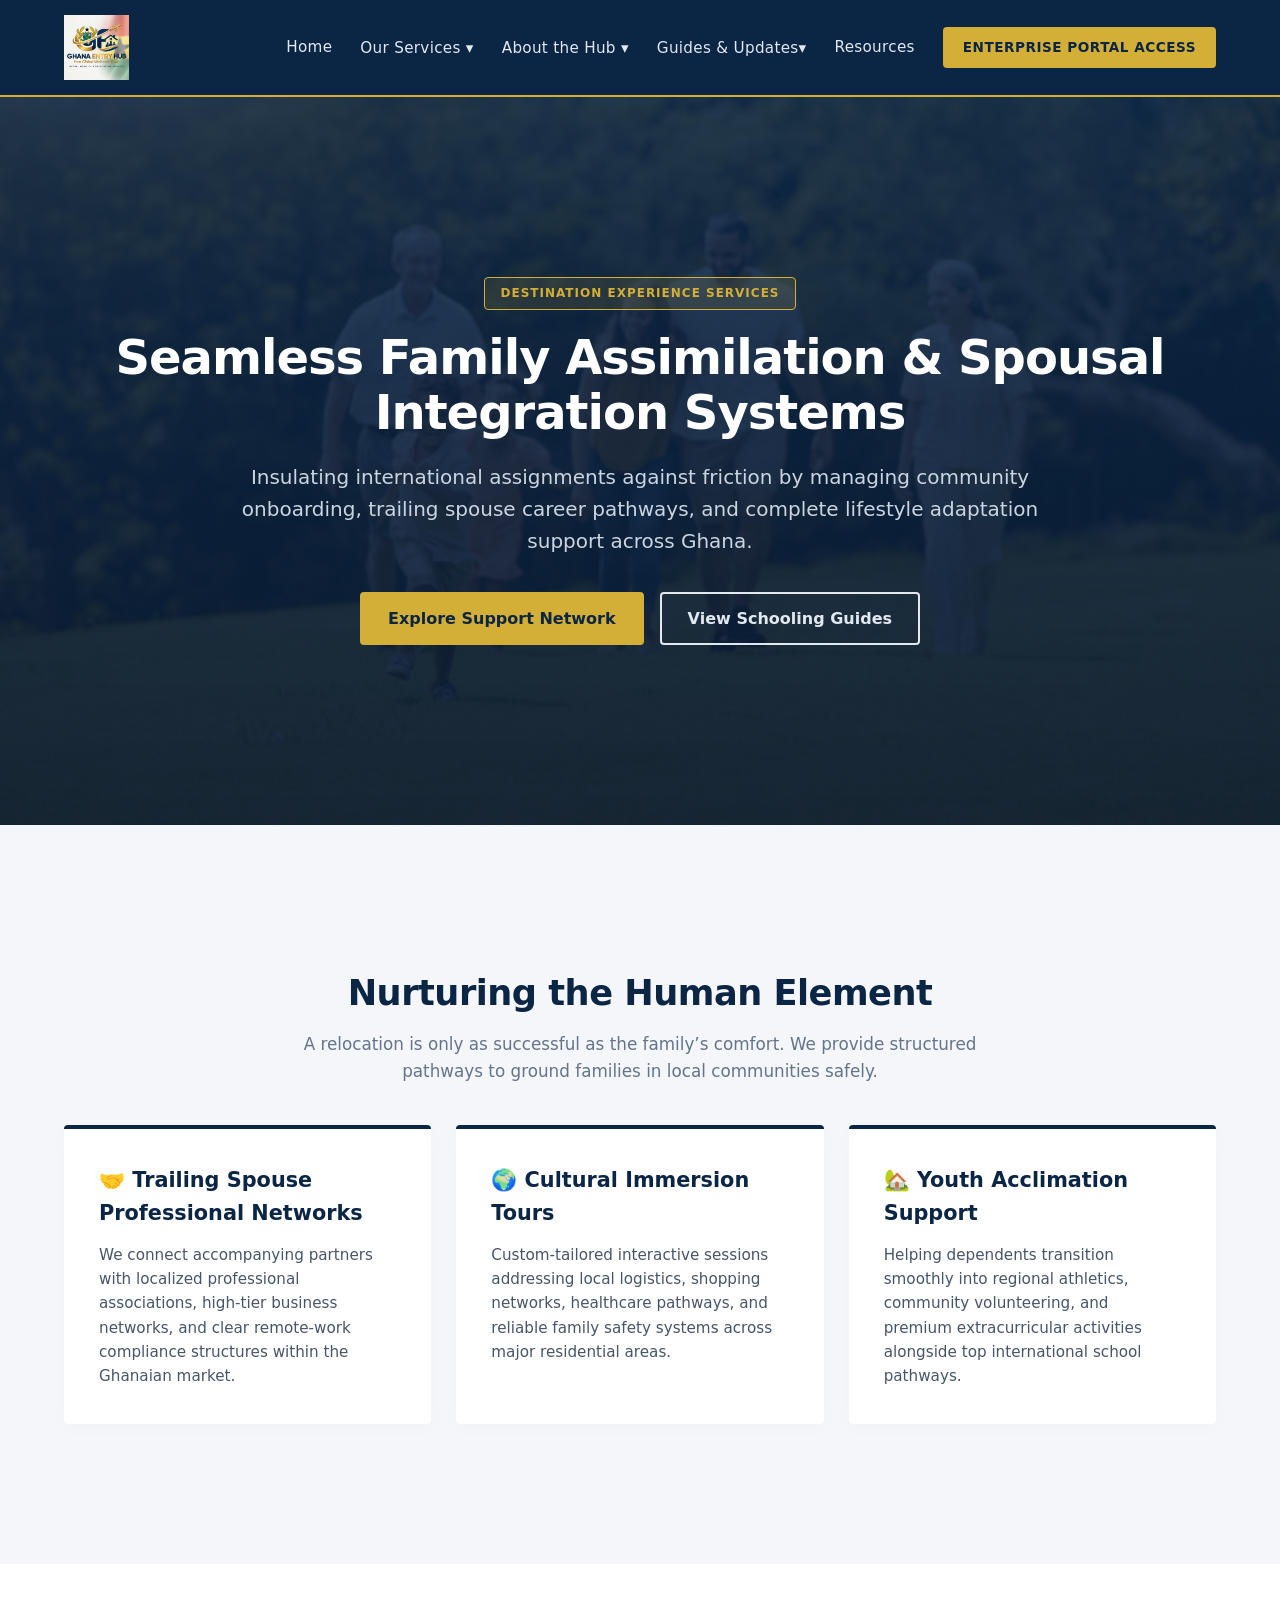
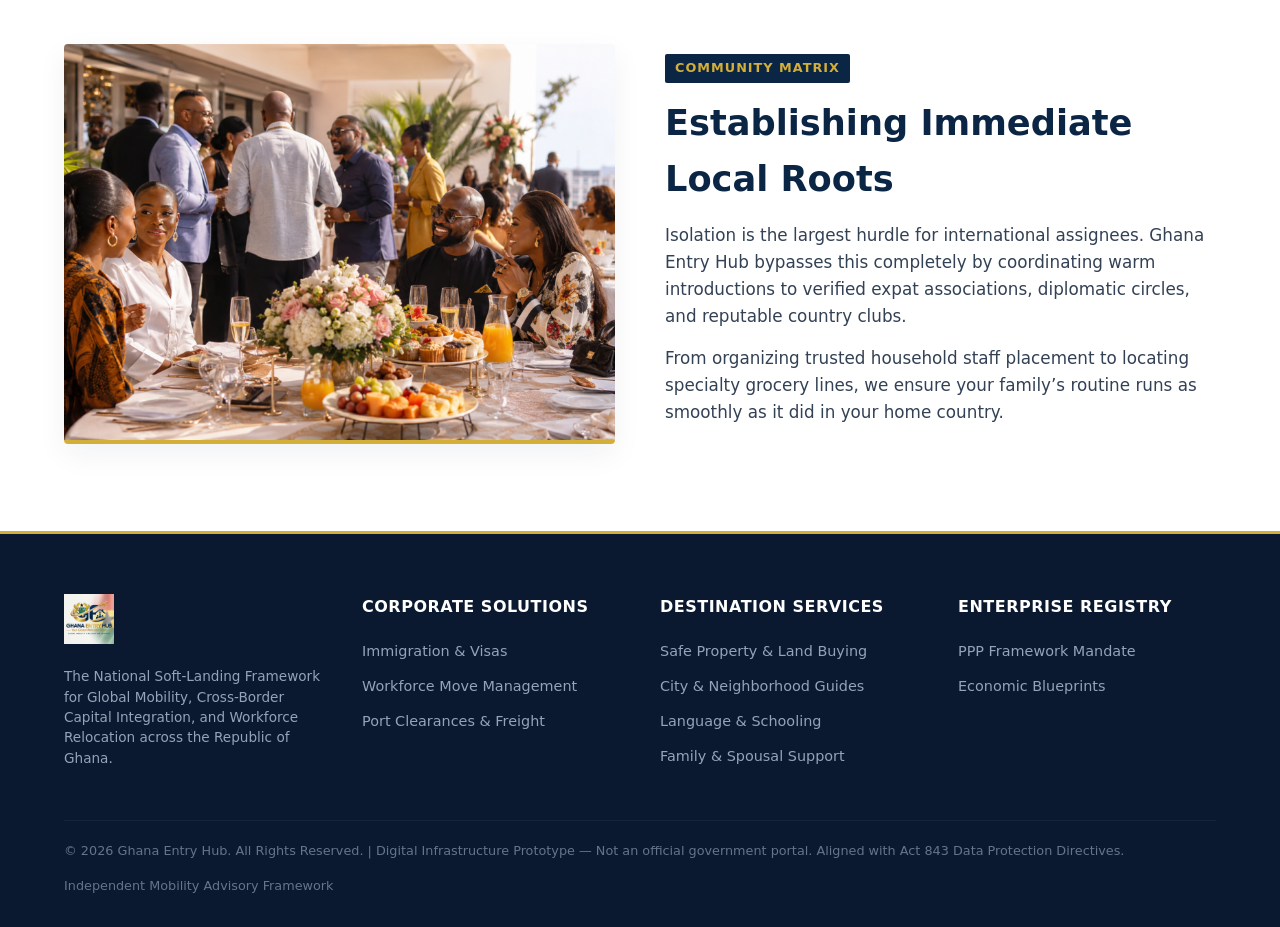
<file: family-integration.html>
<!DOCTYPE html>
<html lang="en">
<head>
    <meta charset="UTF-8">
    <meta name="viewport" content="width=device-width, initial-scale=1.0">
    <title>Spousal Support & Family Integration Services | Ghana Entry Hub</title>
    <meta name="description" content="Comprehensive family settling-in services, expat spousal networking, and cultural assimilation frameworks in Accra, Ghana.">
    <link rel="stylesheet" href="style.css">
</head>
<body>

    <!-- Unified Global Navigation Bar -->
    <nav class="site-navbar">
        <div class="nav-container">
            <a href="index.html" class="logo-link">
                <img src="assets/Ghanaentryhub-logo.jpg.jpg" alt="Ghana Entry Hub Emblem" class="site-logo">
            </a>
            <div class="nav-links-right">
                <a href="index.html" class="nav-item">Home</a>
                
                <!-- Global Mobility Services Dropdown Node -->
                <div class="nav-dropdown">
                    <a href="#" class="nav-item dropbtn">Our Services ▾</a>
                    <div class="dropdown-content">
                        <!-- Technical & B2B Compliance Paths -->
                        <a href="immigration.html">Immigration & Visa Policy</a>
                        <a href="corporate-mobility.html">Corporate Relocation & VIP Support</a>
                        <a href="move-logistics.html">Move Logistics & Port Clearance</a>
                        
                        <!-- Lifestyle & Relocation Paths -->
                        <a href="real-estate.html">Safe Property & Land Buying</a>
                        <a href="neighborhoods.html">City & Neighborhood Guides</a>
                        <a href="education.html">Language & School Enrollment</a>
                        <a href="family-integration.html" class="active">Family & Spousal Support</a>
                    </div>
                </div>

                <div class="nav-dropdown">
                    <a href="#" class="nav-item dropbtn">About the Hub ▾</a>
                    <div class="dropdown-content">
                        <a href="index.html#nkrumah-doctrine">The Nkrumah Doctrine & Mission</a>
                        <a href="partnership-mandate.html">Public-Private Partnership Mandate</a>
                    </div>
                </div>

                <!-- Legislative Updates Node -->
                <div class="nav-dropdown">
                    <a href="#" class="nav-item dropbtn"> Guides & Updates▾</a>
                    <div class="dropdown-content">
                        <a href="neighborhoods.html">City & Neighborhood Guides</a>
                        <a href="resources.html">National Economic Repository (Blueprints)</a>
                        <a href="immigration.html#act-843">Act 843 Regulatory Compliance Bulletins</a>
                    </div>
                </div>
                <a href="resources.html" class="nav-item">Resources</a>
                <a href="special-digital.html" class="btn-nav-cta">Enterprise Portal Access</a>
            </div>
        </div>
    </nav>

    <!-- Family Hero Module (WITH EDUCATION HANDOFF HARDCODED) -->
    <header class="hero-gateway" style="background: linear-gradient(rgba(11, 37, 69, 0.88), rgba(10, 25, 47, 0.93)), url('assets/family-hero.jpg.jpg') no-repeat center center/cover;">
        <div class="container">
            <span class="badge-state">Destination Experience Services</span>
            <h1>Seamless Family Assimilation & Spousal Integration Systems</h1>
            <p>Insulating international assignments against friction by managing community onboarding, trailing spouse career pathways, and complete lifestyle adaptation support across Ghana.</p>
            <div class="cta-group">
                <a href="#integration" class="btn-primary-blueprint">Explore Support Network</a>
                <a href="education.html" class="btn-secondary-blueprint">View Schooling Guides</a>
            </div>
        </div>
    </header>

    <!-- Core Family Matrix -->
    <section id="integration" class="matrix-section">
        <div class="container">
            <h2 class="section-title">Nurturing the Human Element</h2>
            <p class="section-subtitle">A relocation is only as successful as the family’s comfort. We provide structured pathways to ground families in local communities safely.</p>
            
            <div class="matrix-grid">
                <div class="framework-card">
                    <h3>🤝 Trailing Spouse Professional Networks</h3>
                    <p>We connect accompanying partners with localized professional associations, high-tier business networks, and clear remote-work compliance structures within the Ghanaian market.</p>
                </div>
                <div class="framework-card">
                    <h3>🌍 Cultural Immersion Tours</h3>
                    <p>Custom-tailored interactive sessions addressing local logistics, shopping networks, healthcare pathways, and reliable family safety systems across major residential areas.</p>
                </div>
                <div class="framework-card">
                    <h3>🏡 Youth Acclimation Support</h3>
                    <p>Helping dependents transition smoothly into regional athletics, community volunteering, and premium extracurricular activities alongside top international school pathways.</p>
                </div>
            </div>
        </div>
    </section>

    <!-- Social Connection Split -->
    <section class="split-framework-section">
        <div class="container-split">
            <div class="split-image">
                <img src="assets/social-networking.jpg.jpg" alt="Expat community connections in Accra">
            </div>
            <div class="split-text">
                <span class="institution-tag">Community Matrix</span>
                <h2>Establishing Immediate Local Roots</h2>
                <p>Isolation is the largest hurdle for international assignees. Ghana Entry Hub bypasses this completely by coordinating warm introductions to verified expat associations, diplomatic circles, and reputable country clubs.</p>
                <p>From organizing trusted household staff placement to locating specialty grocery lines, we ensure your family’s routine runs as smoothly as it did in your home country.</p>
            </div>
        </div>
    </section>
    
    <!-- Master Institutional Footer -->
    <footer class="site-footer">
        <div class="footer-container">
            <div class="footer-brand">
                <img src="assets/Ghanaentryhub-logo.jpg.jpg" alt="Ghana Entry Hub Emblem" style="height: 50px; width: auto; object-fit: contain;">
                <p>The National Soft-Landing Framework for Global Mobility, Cross-Border Capital Integration, and Workforce Relocation across the Republic of Ghana.</p>
            </div>
            <div class="footer-links-col">
                <h4>Corporate Solutions</h4>
                <ul>
                    <li><a href="immigration.html">Immigration & Visas</a></li>
                    <li><a href="corporate-mobility.html">Workforce Move Management</a></li>
                    <li><a href="move-logistics.html">Port Clearances & Freight</a></li>
                </ul>
            </div>
            <div class="footer-links-col">
                <h4>Destination Services</h4>
                <ul>
                    <li><a href="real-estate.html">Safe Property & Land Buying</a></li>
                    <li><a href="neighborhoods.html">City & Neighborhood Guides</a></li>
                    <li><a href="education.html">Language & Schooling</a></li>
                    <li><a href="family-integration.html">Family & Spousal Support</a></li>
                </ul>
            </div>
            <div class="footer-links-col">
                <h4>Enterprise Registry</h4>
                <ul>
                    <li><a href="partnership-mandate.html">PPP Framework Mandate</a></li>
                    <li><a href="resources.html">Economic Blueprints</a></li>
                    
                </ul>
            </div>
        </div>
        <div class="footer-bottom">
            <p>&copy; 2026 Ghana Entry Hub. All Rights Reserved. 
| Digital Infrastructure Prototype — Not an official government portal.
 Aligned with Act 843 Data Protection Directives.</p>
            <p>Independent Mobility Advisory Framework</p>
        </div>
    </footer>

</body>
</html>
</file>
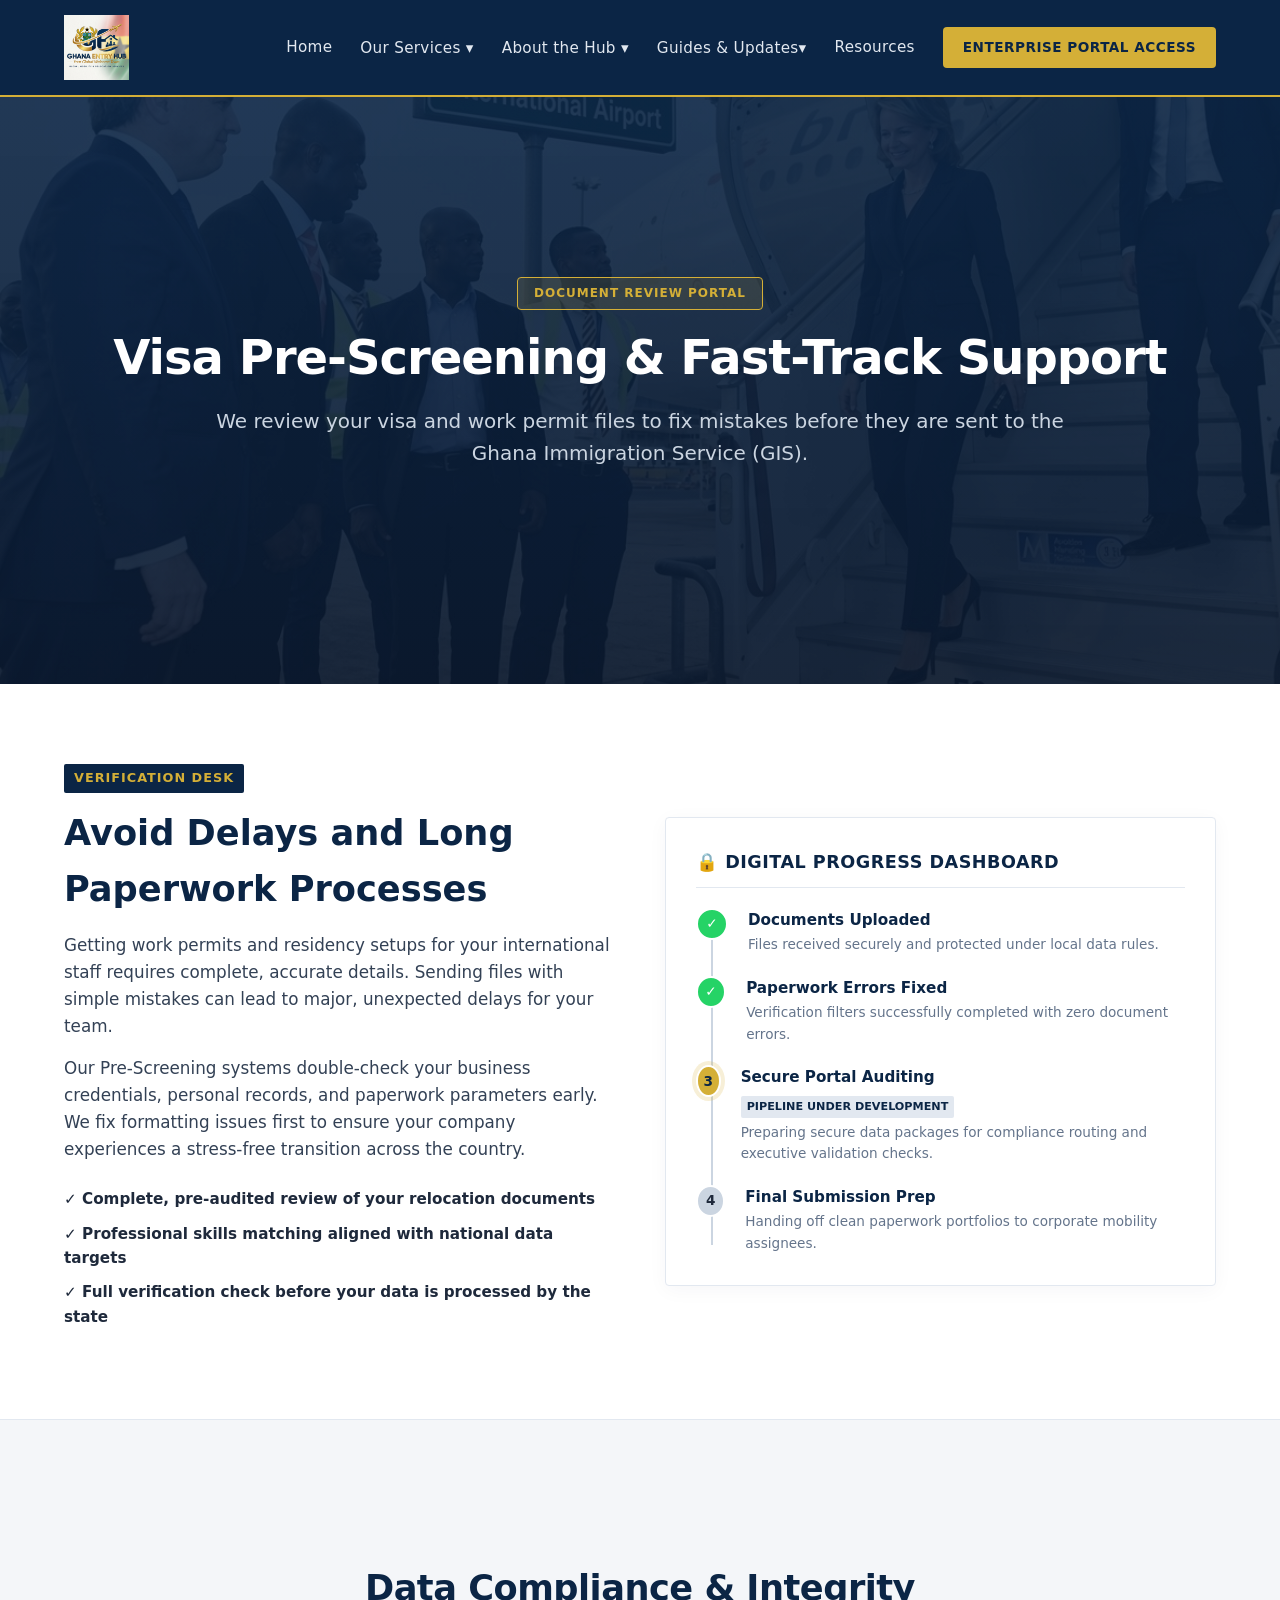
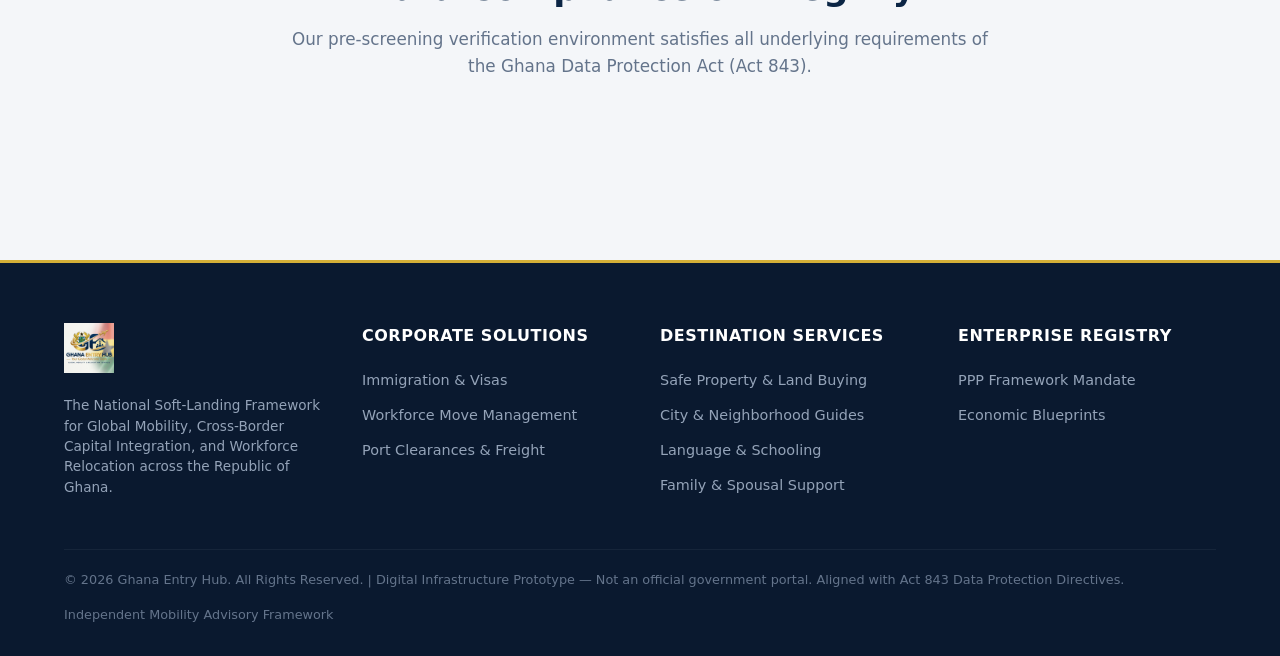
<file: immigration.html>
<!DOCTYPE html>
<html lang="en">
<head>
    <meta charset="UTF-8">
    <meta name="viewport" content="width=device-width, initial-scale=1.0">
    <title>Immigration Support & Pre-Screening | Ghana Entry Hub</title>
    <link rel="stylesheet" href="style.css">
    <style>
        /* Specialized CSS for the Live API Pipeline Track Mockup */
        .pipeline-card {
            background: var(--white);
            border: 1px solid #E2E8F0;
            border-radius: 4px;
            padding: 30px;
            box-shadow: 0 4px 20px rgba(11, 37, 69, 0.04);
        }
        .pipeline-title {
            font-size: 1.1rem;
            font-weight: 700;
            color: var(--primary);
            margin-bottom: 20px;
            text-transform: uppercase;
            letter-spacing: 0.5px;
            display: flex;
            align-items: center;
            gap: 10px;
            border-bottom: 1px solid #E2E8F0;
            padding-bottom: 10px;
        }
        .pipeline-timeline {
            display: flex;
            flex-direction: column;
            gap: 20px;
            position: relative;
        }
        .pipeline-timeline::before {
            content: '';
            position: absolute;
            left: 15px;
            top: 10px;
            bottom: 10px;
            width: 2px;
            background: #CBD5E1;
            z-index: 1;
        }
        .timeline-step {
            display: flex;
            gap: 20px;
            align-items: flex-start;
            position: relative;
            z-index: 2;
        }
        .step-indicator {
            width: 32px;
            height: 32px;
            border-radius: 50%;
            background: #CBD5E1;
            color: var(--text-dark);
            display: flex;
            align-items: center;
            justify-content: center;
            font-weight: 700;
            font-size: 0.85rem;
            border: 2px solid var(--white);
        }
        .timeline-step.complete .step-indicator {
            background: #25D366;
            color: var(--white);
        }
        .timeline-step.active .step-indicator {
            background: var(--secondary);
            color: var(--primary);
            box-shadow: 0 0 0 4px rgba(214, 175, 55, 0.2);
        }
        .step-details h4 {
            font-size: 0.95rem;
            color: var(--primary);
            margin-bottom: 2px;
            font-weight: 700;
        }
        .step-details p {
            font-size: 0.85rem;
            color: var(--text-muted);
            margin: 0;
        }
        .secure-badge-inline {
            background: #E2E8F0;
            color: var(--primary);
            font-size: 0.7rem;
            font-weight: 700;
            padding: 2px 6px;
            border-radius: 2px;
            text-transform: uppercase;
            display: inline-block;
            margin-top: 4px;
        }
    </style>
</head>
<body>

    <!-- Unified Global Navigation Bar (UPDATED UNIFIED DROPDOWN) -->
    <nav class="site-navbar">
        <div class="nav-container">
            <a href="index.html" class="logo-link">
                <img src="assets/Ghanaentryhub-logo.jpg.jpg" alt="Ghana Entry Hub Logo" class="site-logo">
            </a>
            <div class="nav-links-right">
                <a href="index.html" class="nav-item">Home</a>
                
                <!-- Global Mobility Services Dropdown Node -->
                <div class="nav-dropdown">
                    <a href="#" class="nav-item dropbtn">Our Services ▾</a>
                    <div class="dropdown-content">
                        <!-- Technical & B2B Compliance Paths -->
                        <a href="immigration.html" class="active">Immigration & Visa Policy</a>
                        <a href="corporate-mobility.html">Corporate Relocation & VIP Support</a>
                        <a href="move-logistics.html">Move Logistics & Port Clearance</a>
                        
                        <!-- Lifestyle & Relocation Paths -->
                        <a href="real-estate.html">Safe Property & Land Buying</a>
                        <a href="neighborhoods.html">City & Neighborhood Guides</a>
                        <a href="education.html">Language & School Enrollment</a>
                        <a href="family-integration.html">Family & Spousal Support</a>
                    </div>
                </div>

                <div class="nav-dropdown">
                    <a href="#" class="nav-item dropbtn">About the Hub ▾</a>
                    <div class="dropdown-content">
                        <a href="index.html#nkrumah-doctrine">The Nkrumah Doctrine & Mission</a>
                        <a href="partnership-mandate.html">Public-Private Partnership Mandate</a>
                    </div>
                </div>

                <!-- Legislative Updates Node -->
                <div class="nav-dropdown">
                    <a href="#" class="nav-item dropbtn"> Guides & Updates▾</a>
                    <div class="dropdown-content">
                        <a href="neighborhoods.html">City & Neighborhood Guides</a>
                        <a href="resources.html">National Economic Repository (Blueprints)</a>
                        <a href="immigration.html#act-843">Act 843 Regulatory Compliance Bulletins</a>
                    </div>
                </div>

                <a href="resources.html" class="nav-item">Resources</a>
                <a href="special-digital.html" class="btn-nav-cta">Enterprise Portal Access</a>
            </div>
        </div>
    </nav>

    <!-- Sovereign Immigration Hero Module -->
    <header class="hero-gateway">
        <div class="container">
            <span class="badge-state">Document Review Portal</span>
            <h1>Visa Pre-Screening & Fast-Track Support</h1>
            <p>We review your visa and work permit files to fix mistakes before they are sent to the Ghana Immigration Service (GIS).</p>
        </div>
    </header>

    <!-- Operational Pre-Screening Framework Split Grid -->
    <section class="split-framework-section">
        <div class="container-split">
            
            <!-- Left Column: High Security Intake Protocol -->
            <div class="split-text">
                <span class="institution-tag">Verification Desk</span>
                <h2>Avoid Delays and Long Paperwork Processes</h2>
                <p>Getting work permits and residency setups for your international staff requires complete, accurate details. Sending files with simple mistakes can lead to major, unexpected delays for your team.</p>
                <p>Our Pre-Screening systems double-check your business credentials, personal records, and paperwork parameters early. We fix formatting issues first to ensure your company experiences a stress-free transition across the country.</p>
                
                <ul class="checkmark-matrix-list" style="margin-top: 25px;">
                    <li>✓ Complete, pre-audited review of your relocation documents</li>
                    <li>✓ Professional skills matching aligned with national data targets</li>
                    <li>✓ Full verification check before your data is processed by the state</li>
                </ul>
            </div>

            <!-- Right Column: Interactive Portal Tracking Simulation Tool -->
            <div class="pipeline-card">
                <div class="pipeline-title">
                    <span>🔒 Digital Progress Dashboard</span>
                </div>
                <div class="pipeline-timeline">
                    
                    <!-- Step 1 -->
                    <div class="timeline-step complete">
                        <div class="step-indicator">✓</div>
                        <div class="step-details">
                            <h4>Documents Uploaded</h4>
                            <p>Files received securely and protected under local data rules.</p>
                        </div>
                    </div>

                    <!-- Step 2 -->
                    <div class="timeline-step complete">
                        <div class="step-indicator">✓</div>
                        <div class="step-details">
                            <h4>Paperwork Errors Fixed</h4>
                            <p>Verification filters successfully completed with zero document errors.</p>
                        </div>
                    </div>

                    <!-- Step 3 -->
                    <div class="timeline-step active">
                        <div class="step-indicator">3</div>
                        <div class="step-details">
                            <h4>Secure Portal Auditing</h4>
                            <span class="secure-badge-inline">Pipeline Under Development</span>
                            <p style="margin-top: 4px;">Preparing secure data packages for compliance routing and executive validation checks.</p>
                        </div>
                    </div>

                    <!-- Step 4 -->
                    <div class="timeline-step">
                        <div class="step-indicator">4</div>
                        <div class="step-details">
                            <h4>Final Submission Prep</h4>
                            <p>Handing off clean paperwork portfolios to corporate mobility assignees.</p>
                        </div>
                    </div>
                    
                </div>
            </div>

        </div>
    </section>

    <!-- Data Act Subsection anchor -->
    <section id="act-843" class="matrix-section" style="border-top: 1px solid #E2E8F0;">
        <div class="container">
            <h2 class="section-title">Data Compliance & Integrity</h2>
            <p class="section-subtitle">Our pre-screening verification environment satisfies all underlying requirements of the Ghana Data Protection Act (Act 843).</p>
        </div>
    </section>
        <!-- Master Institutional Footer -->
    <footer class="site-footer">
        <div class="footer-container">
            <div class="footer-brand">
                <img src="assets/Ghanaentryhub-logo.jpg.jpg" alt="Ghana Entry Hub Emblem" style="height: 50px; width: auto; object-fit: contain;">
                <p>The National Soft-Landing Framework for Global Mobility, Cross-Border Capital Integration, and Workforce Relocation across the Republic of Ghana.</p>
            </div>
            <div class="footer-links-col">
                <h4>Corporate Solutions</h4>
                <ul>
                    <li><a href="immigration.html">Immigration & Visas</a></li>
                    <li><a href="corporate-mobility.html">Workforce Move Management</a></li>
                    <li><a href="move-logistics.html">Port Clearances & Freight</a></li>
                </ul>
            </div>
            <div class="footer-links-col">
                <h4>Destination Services</h4>
                <ul>
                    <li><a href="real-estate.html">Safe Property & Land Buying</a></li>
                    <li><a href="neighborhoods.html">City & Neighborhood Guides</a></li>
                    <li><a href="education.html">Language & Schooling</a></li>
                    <li><a href="family-integration.html">Family & Spousal Support</a></li>
                </ul>
            </div>
            <div class="footer-links-col">
                <h4>Enterprise Registry</h4>
                <ul>
                    <li><a href="partnership-mandate.html">PPP Framework Mandate</a></li>
                    <li><a href="resources.html">Economic Blueprints</a></li>
                  
                </ul>
            </div>
        </div>
        <div class="footer-bottom">
            <p>&copy; 2026 Ghana Entry Hub. All Rights Reserved. 
| Digital Infrastructure Prototype — Not an official government portal.
 Aligned with Act 843 Data Protection Directives.</p>
            <p>Independent Mobility Advisory Framework</p>
        </div>
    </footer>

</body>
</html>

</body>
</file>
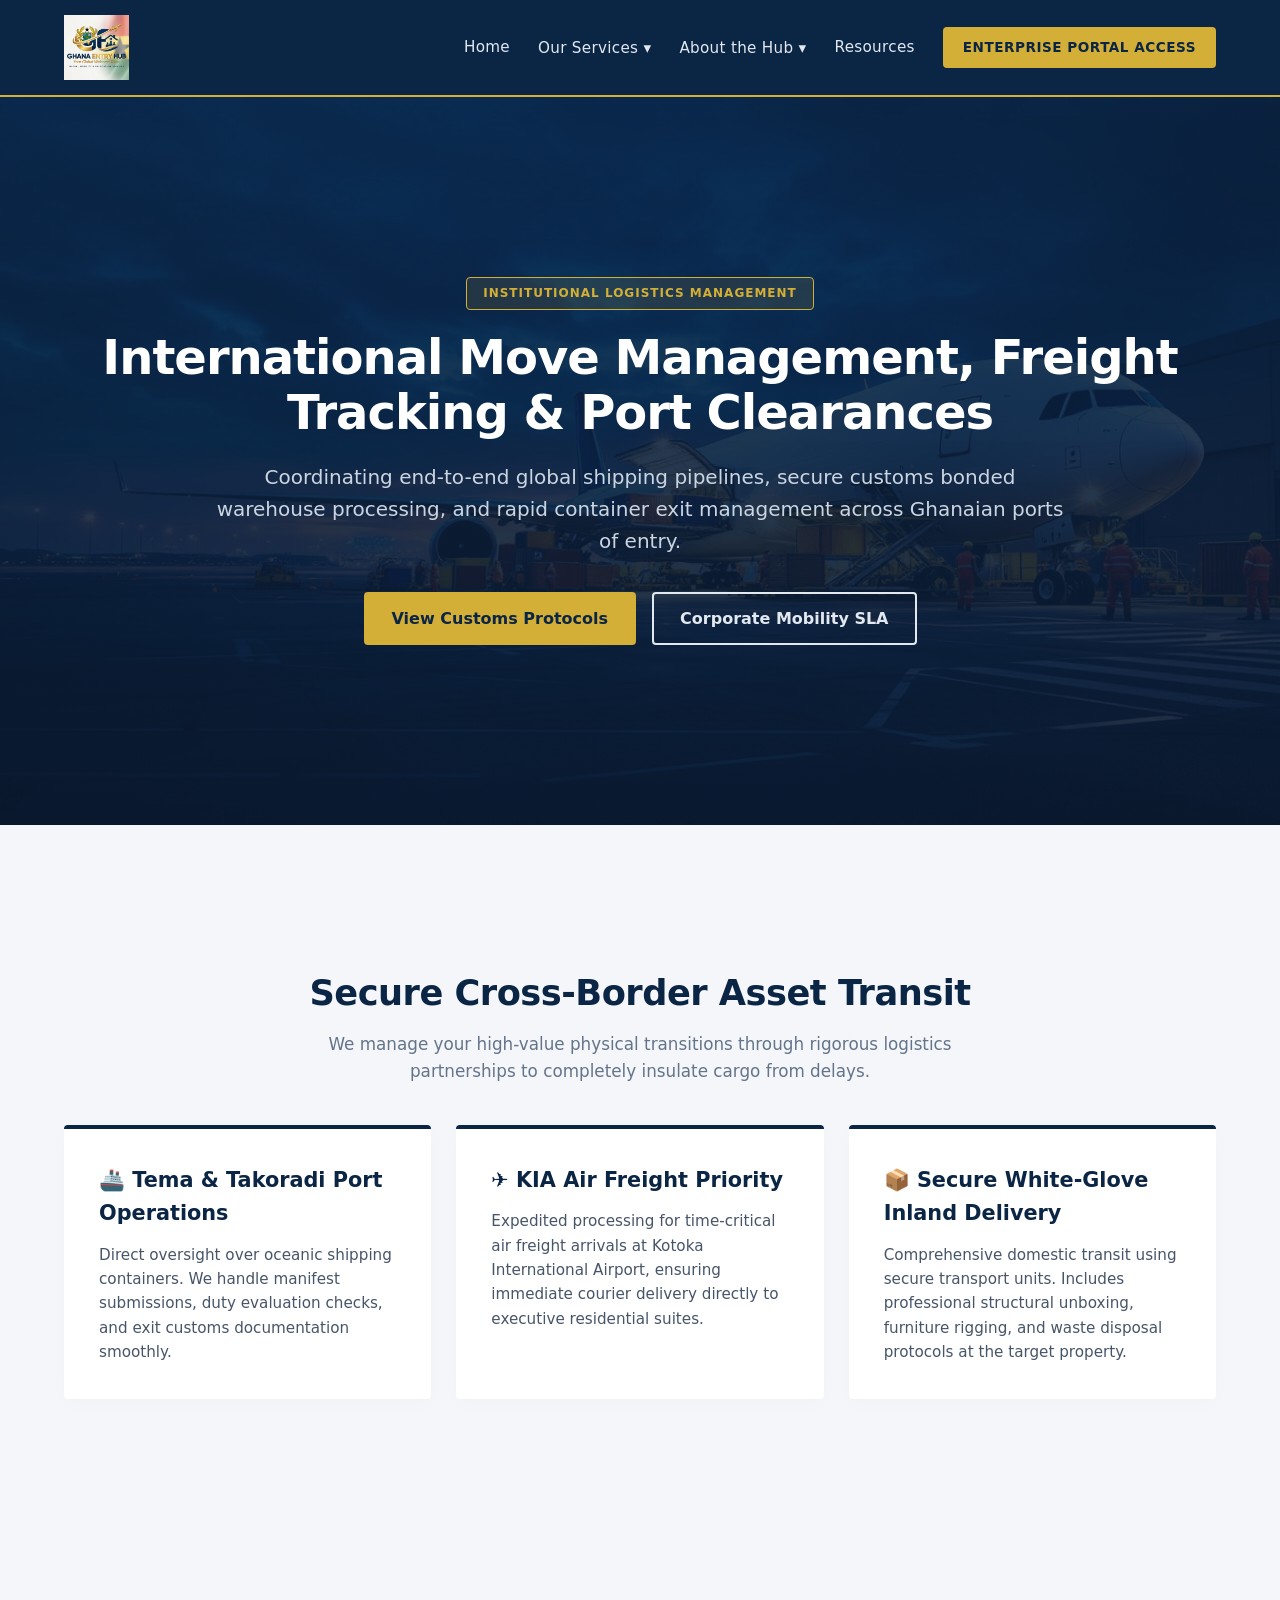
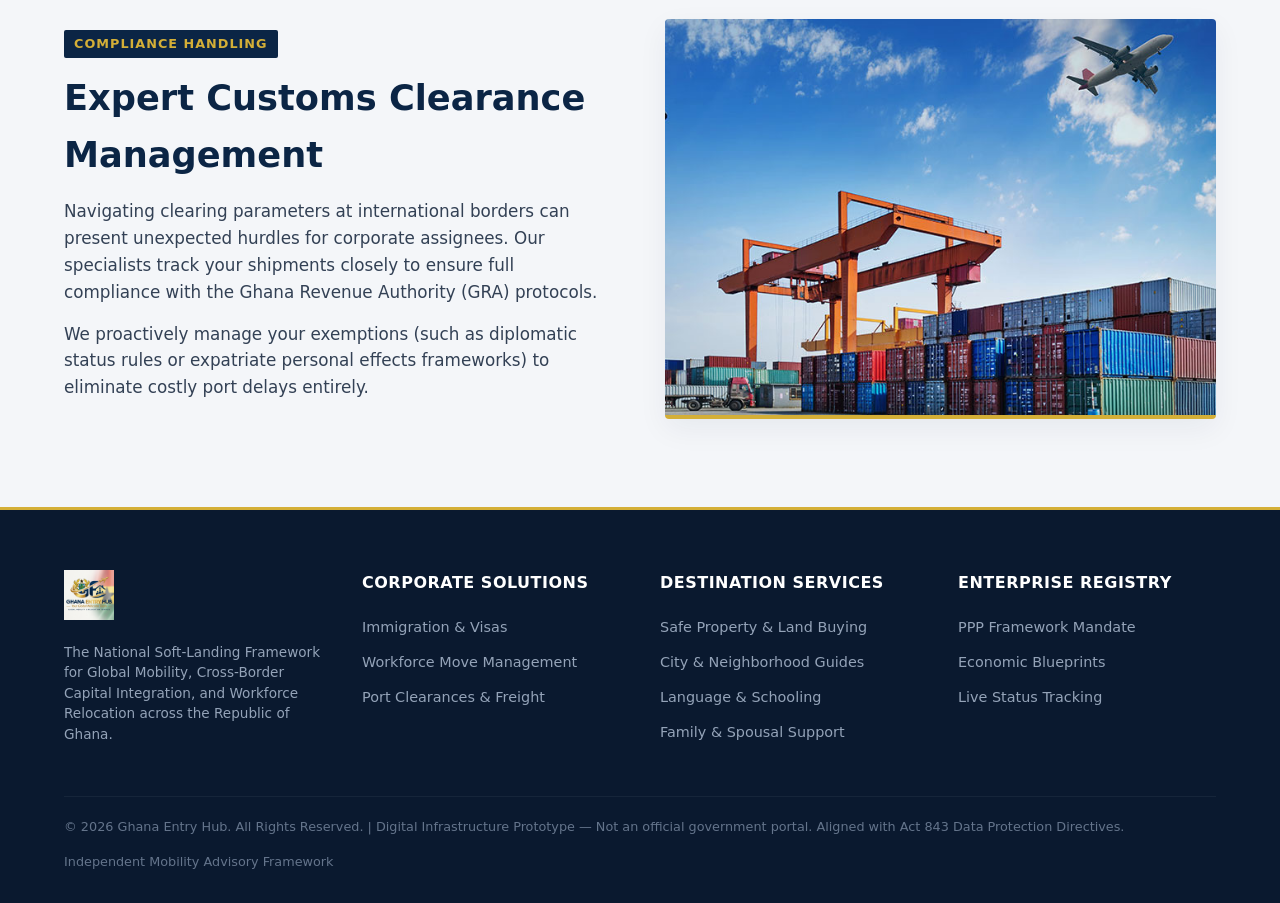
<file: move-logistics.html>
<!DOCTYPE html>
<html lang="en">
<head>
    <meta charset="UTF-8">
    <meta name="viewport" content="width=device-width, initial-scale=1.0">
    <title>International Freight Logistics & Port Clearances | Ghana Entry Hub</title>
    <meta name="description" content="Professional household goods shipping, custom clearances handling, and secured destination logistics management at Tema Port and KIA.">
    <link rel="stylesheet" href="style.css">
</head>
<body>

    <!-- Header Navigation Bar -->
    <nav class="site-navbar">
        <div class="nav-container">
            <a href="index.html" class="logo-link">
                <img src="assets/Ghanaentryhub-logo.jpg.jpg" alt="Ghana Entry Hub Emblem" class="site-logo">
            </a>
            <div class="nav-links-right">
                <a href="index.html" class="nav-item">Home</a>
                <div class="nav-dropdown">
                    <a href="#" class="nav-item dropbtn">Our Services ▾</a>
                    <div class="dropdown-content">
                        <a href="immigration.html">Immigration & Visas</a>
                        <a href="real-estate.html">Safe Property & Land Buying</a>
                        <a href="education.html">Language & Education</a>
                        <a href="corporate-mobility.html">Corporate Relocation & VIP Support</a>
                        <a href="family-integration.html">Family & Spousal Support</a>
                        <a href="move-logistics.html" class="active">Move Logistics & Shipping</a>
                    </div>
                </div>
                <div class="nav-dropdown">
                    <a href="#" class="nav-item dropbtn">About the Hub ▾</a>
                    <div class="dropdown-content">
                        <a href="index.html#nkrumah-doctrine">The Nkrumah Doctrine & Mission</a>
                        <a href="partnership-mandate.html">Public-Private Partnership Mandate</a>
                    </div>
                </div>
                <a href="resources.html" class="nav-item">Resources</a>
                <a href="special-digital.html" class="btn-nav-cta">Enterprise Portal Access</a>
            </div>
        </div>
    </nav>

    <!-- Logistics Hero Module (Using your airplane tarmac image) -->
    <header class="hero-gateway" style="background: linear-gradient(rgba(11, 37, 69, 0.85), rgba(10, 25, 47, 0.92)), url('assets/logistics-hero.jpg.jpg') no-repeat center center/cover;">
        <div class="container">
            <span class="badge-state">Institutional Logistics Management</span>
            <h1>International Move Management, Freight Tracking & Port Clearances</h1>
            <p>Coordinating end-to-end global shipping pipelines, secure customs bonded warehouse processing, and rapid container exit management across Ghanaian ports of entry.</p>
            <div class="cta-group">
                <a href="#logistics" class="btn-primary-blueprint">View Customs Protocols</a>
                <a href="corporate-mobility.html" class="btn-secondary-blueprint">Corporate Mobility SLA</a>
            </div>
        </div>
    </header>

    <!-- Logistics Pillars -->
    <section id="logistics" class="matrix-section">
        <div class="container">
            <h2 class="section-title">Secure Cross-Border Asset Transit</h2>
            <p class="section-subtitle">We manage your high-value physical transitions through rigorous logistics partnerships to completely insulate cargo from delays.</p>
            
            <div class="matrix-grid">
                <div class="framework-card">
                    <h3>🚢 Tema & Takoradi Port Operations</h3>
                    <p>Direct oversight over oceanic shipping containers. We handle manifest submissions, duty evaluation checks, and exit customs documentation smoothly.</p>
                </div>
                <div class="framework-card">
                    <h3>✈️ KIA Air Freight Priority</h3>
                    <p>Expedited processing for time-critical air freight arrivals at Kotoka International Airport, ensuring immediate courier delivery directly to executive residential suites.</p>
                </div>
                <div class="framework-card">
                    <h3>📦 Secure White-Glove Inland Delivery</h3>
                    <p>Comprehensive domestic transit using secure transport units. Includes professional structural unboxing, furniture rigging, and waste disposal protocols at the target property.</p>
                </div>
            </div>
        </div>
    </section>

    <!-- Customs Split Module (Using your shipping container image) -->
    <section class="split-framework-section alt-bg">
        <div class="container-split">
            <div class="split-text">
                <span class="institution-tag">Compliance Handling</span>
                <h2>Expert Customs Clearance Management</h2>
                <p>Navigating clearing parameters at international borders can present unexpected hurdles for corporate assignees. Our specialists track your shipments closely to ensure full compliance with the Ghana Revenue Authority (GRA) protocols.</p>
                <p>We proactively manage your exemptions (such as diplomatic status rules or expatriate personal effects frameworks) to eliminate costly port delays entirely.</p>
            </div>
            <div class="split-image">
                <img src="assets/port-handling.jpg.jpg" alt="Shipping containers and customs clearing operations">
            </div>
        </div>
    </section>
        <!-- Master Institutional Footer -->
    <footer class="site-footer">
        <div class="footer-container">
            <div class="footer-brand">
                <img src="assets/Ghanaentryhub-logo.jpg.jpg" alt="Ghana Entry Hub Emblem" style="height: 50px; width: auto; object-fit: contain;">
                <p>The National Soft-Landing Framework for Global Mobility, Cross-Border Capital Integration, and Workforce Relocation across the Republic of Ghana.</p>
            </div>
            <div class="footer-links-col">
                <h4>Corporate Solutions</h4>
                <ul>
                    <li><a href="immigration.html">Immigration & Visas</a></li>
                    <li><a href="corporate-mobility.html">Workforce Move Management</a></li>
                    <li><a href="move-logistics.html">Port Clearances & Freight</a></li>
                </ul>
            </div>
            <div class="footer-links-col">
                <h4>Destination Services</h4>
                <ul>
                    <li><a href="real-estate.html">Safe Property & Land Buying</a></li>
                    <li><a href="neighborhoods.html">City & Neighborhood Guides</a></li>
                    <li><a href="education.html">Language & Schooling</a></li>
                    <li><a href="family-integration.html">Family & Spousal Support</a></li>
                </ul>
            </div>
            <div class="footer-links-col">
                <h4>Enterprise Registry</h4>
                <ul>
                    <li><a href="partnership-mandate.html">PPP Framework Mandate</a></li>
                    <li><a href="resources.html">Economic Blueprints</a></li>
                    <li><a href="special-digital.html">Live Status Tracking</a></li>
                </ul>
            </div>
        </div>
        <div class="footer-bottom">
            <p>&copy; 2026 Ghana Entry Hub. All Rights Reserved. 
| Digital Infrastructure Prototype — Not an official government portal.
 Aligned with Act 843 Data Protection Directives.</p>
            <p>Independent Mobility Advisory Framework</p>
        </div>
    </footer>

</body>
</html>

</body>
</html>
</file>
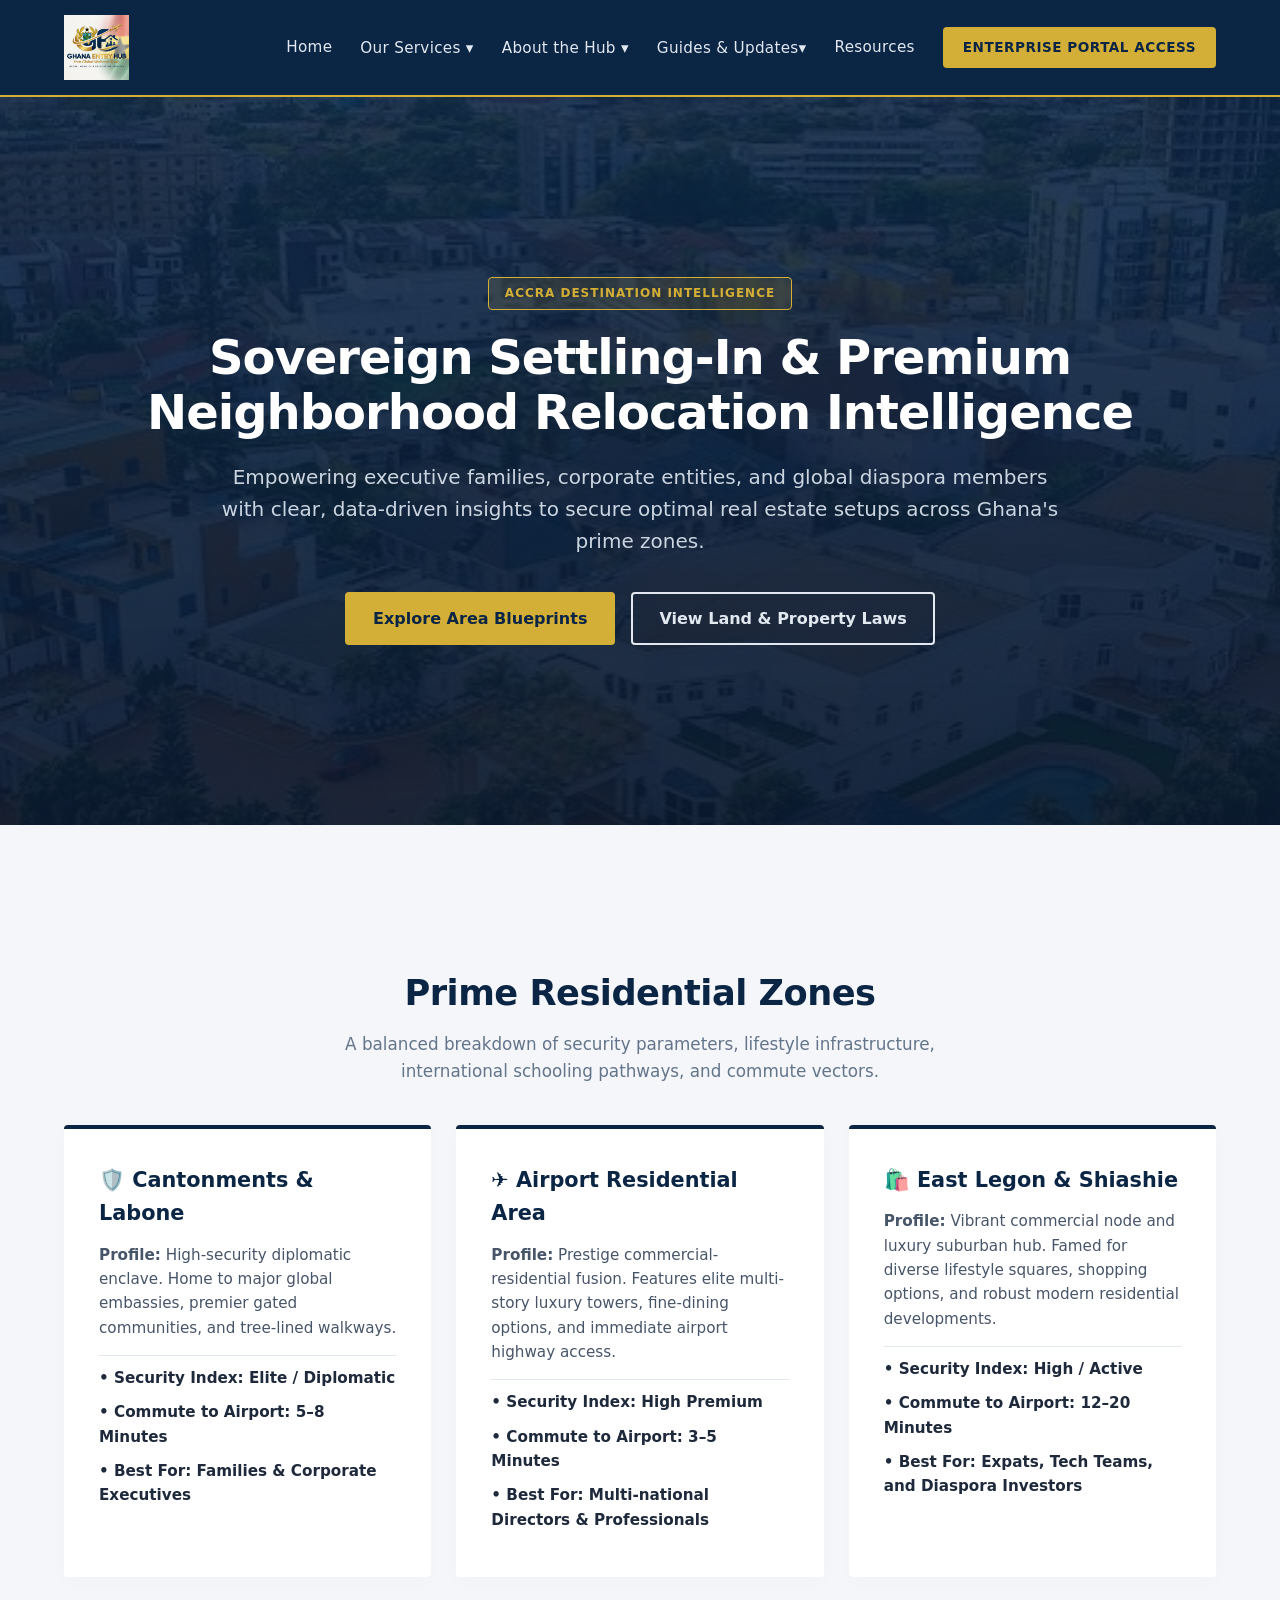
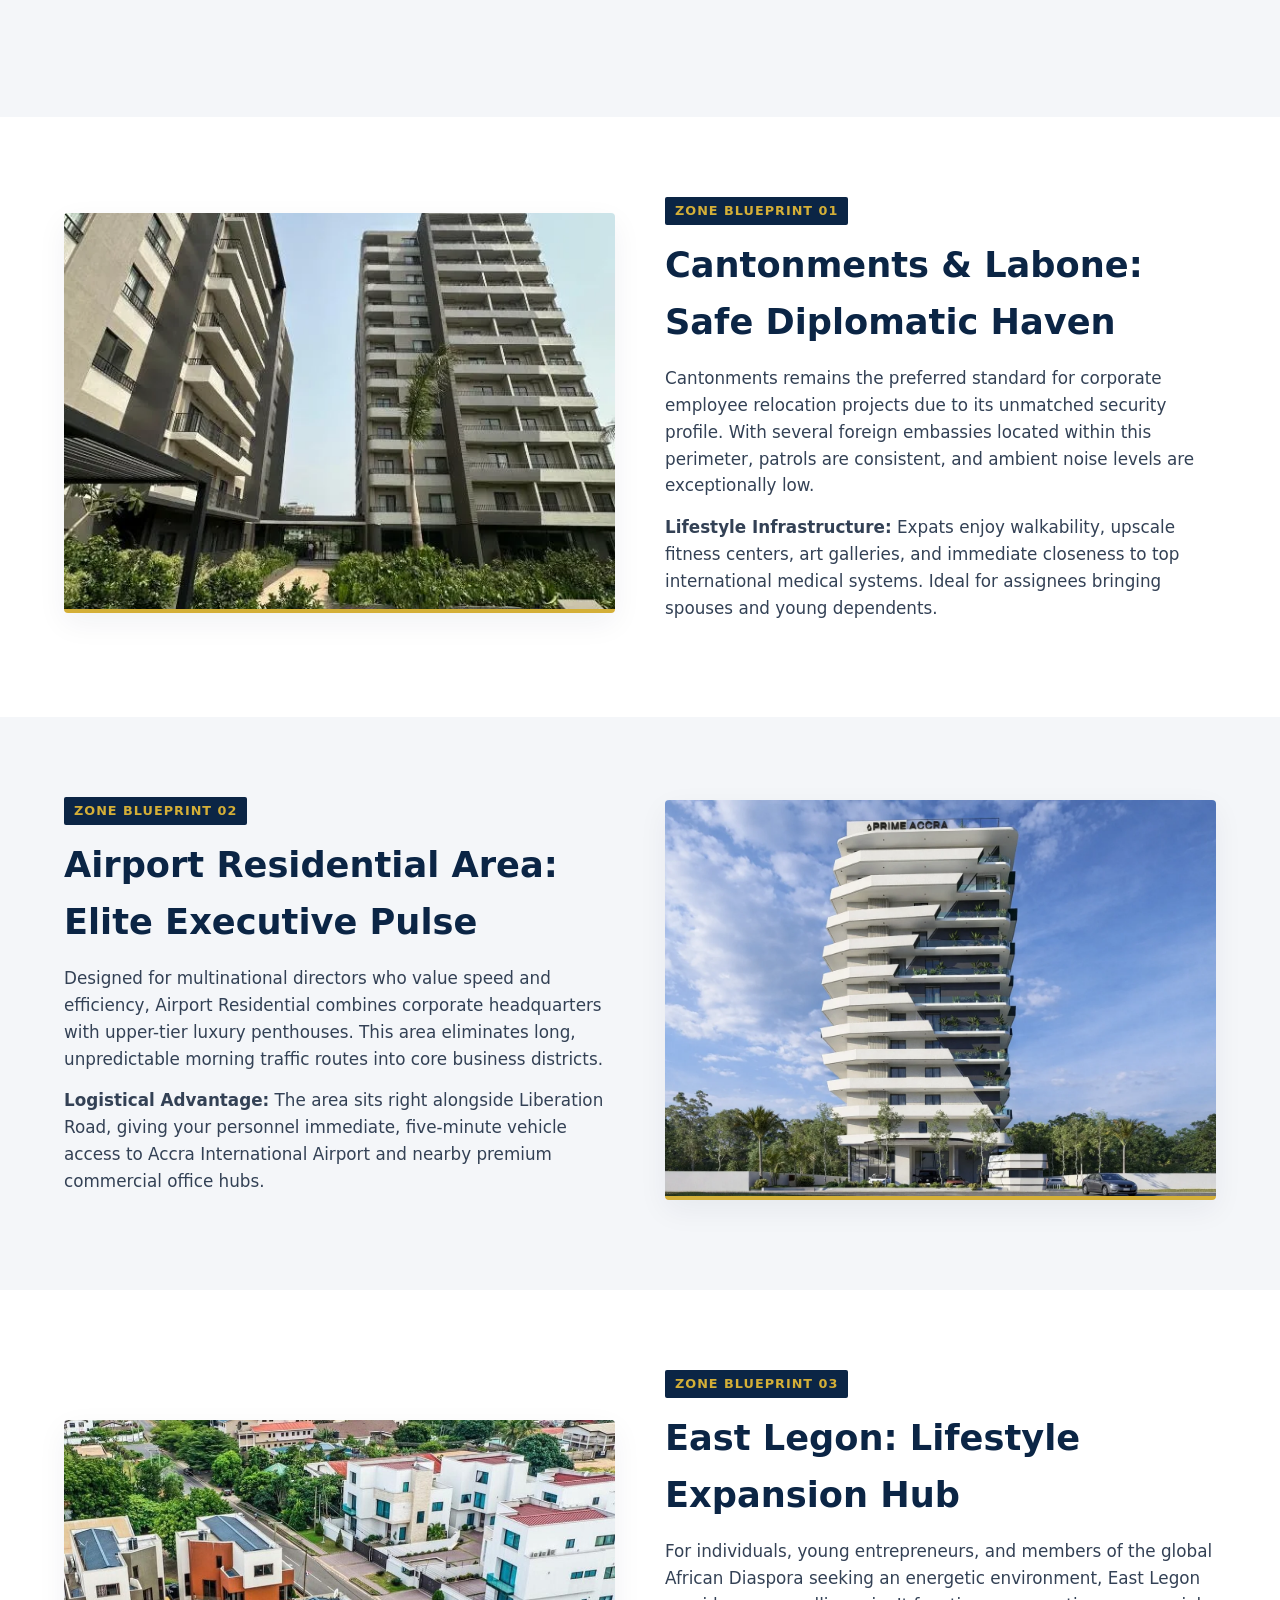
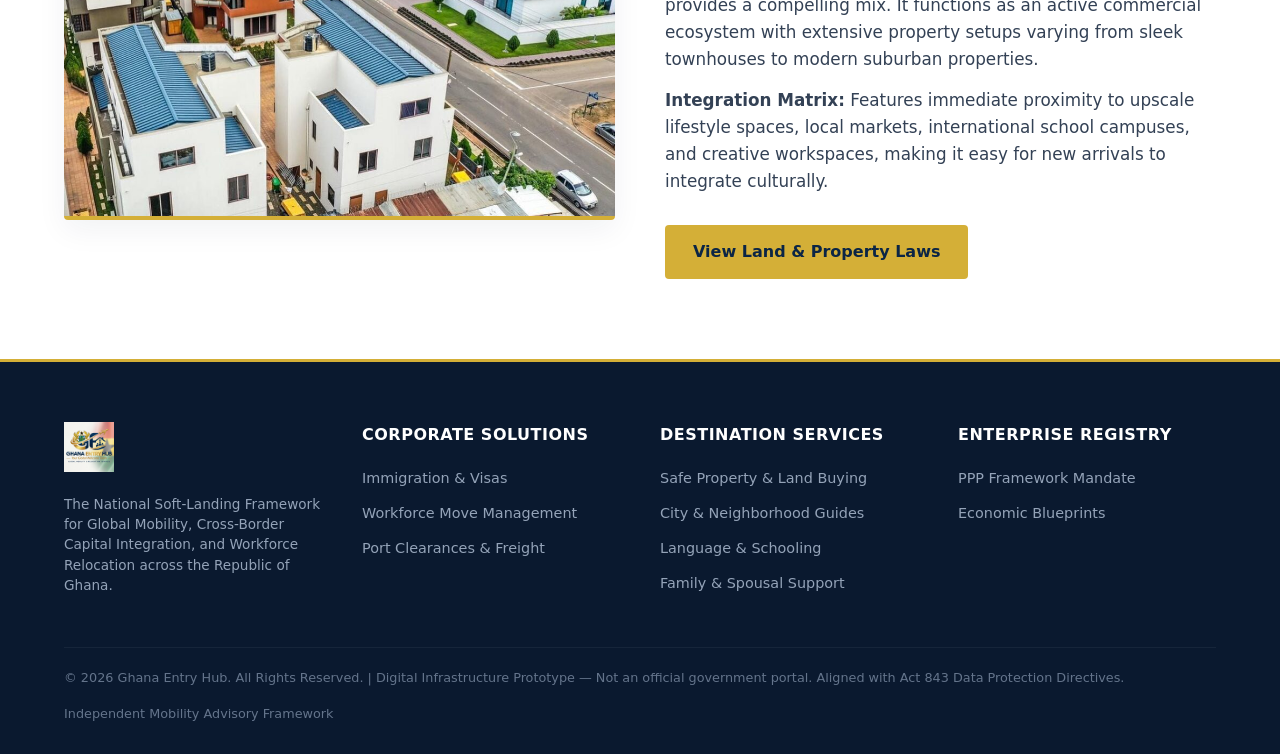
<file: neighborhoods.html>
<!DOCTYPE html>
<html lang="en">
<head>
    <meta charset="UTF-8">
    <meta name="viewport" content="width=device-width, initial-scale=1.0">
    <title>Expat Neighborhood & Destination Guides | Ghana Entry Hub</title>
    <meta name="description" content="Comprehensive relocation guides to elite residential neighborhoods in Accra including Cantonments, Airport Residential, Labone, and East Legon.">
    <link rel="stylesheet" href="style.css">
</head>
<body>

    <!-- Unified Global Navigation Bar -->
    <nav class="site-navbar">
        <div class="nav-container">
            <a href="index.html" class="logo-link">
                <img src="assets/Ghanaentryhub-logo.jpg.jpg" alt="Ghana Entry Hub Emblem" class="site-logo">
            </a>
            <div class="nav-links-right">
                <a href="index.html" class="nav-item">Home</a>
                
                <!-- Global Mobility Services Dropdown Node -->
                <div class="nav-dropdown">
                    <a href="#" class="nav-item dropbtn">Our Services ▾</a>
                    <div class="dropdown-content">
                        <!-- Technical & B2B Compliance Paths -->
                        <a href="immigration.html">Immigration & Visa Policy</a>
                        <a href="corporate-mobility.html">Corporate Relocation & VIP Support</a>
                        <a href="move-logistics.html">Move Logistics & Port Clearance</a>
                        
                        <!-- Lifestyle & Relocation Paths -->
                        <a href="real-estate.html">Safe Property & Land Buying</a>
                        <a href="neighborhoods.html" class="active">City & Neighborhood Guides</a>
                        <a href="education.html">Language & School Enrollment</a>
                        <a href="family-integration.html">Family & Spousal Support</a>
                    </div>
                </div>

                <div class="nav-dropdown">
                    <a href="#" class="nav-item dropbtn">About the Hub ▾</a>
                    <div class="dropdown-content">
                        <a href="index.html#nkrumah-doctrine">The Nkrumah Doctrine & Mission</a>
                        <a href="partnership-mandate.html">Public-Private Partnership Mandate</a>
                    </div>
                </div>

                <!-- Legislative Updates Node -->
                <div class="nav-dropdown">
                    <a href="#" class="nav-item dropbtn"> Guides & Updates▾</a>
                    <div class="dropdown-content">
                        <a href="neighborhoods.html">City & Neighborhood Guides</a>
                        <a href="resources.html">National Economic Repository (Blueprints)</a>
                        <a href="immigration.html#act-843">Act 843 Regulatory Compliance Bulletins</a>
                    </div>
                </div>
                <a href="resources.html" class="nav-item">Resources</a>
                <a href="special-digital.html" class="btn-nav-cta">Enterprise Portal Access</a>
            </div>
        </div>
    </nav>

    <!-- Destination Hero Module -->
    <header class="hero-gateway" style="background: linear-gradient(rgba(11, 37, 69, 0.88), rgba(10, 25, 47, 0.93)), url('assets/neighborhood-hero.jpg.jpg') no-repeat center center/cover;">
        <div class="container">
            <span class="badge-state">Accra Destination Intelligence</span>
            <h1>Sovereign Settling-In & Premium Neighborhood Relocation Intelligence</h1>
            <p>Empowering executive families, corporate entities, and global diaspora members with clear, data-driven insights to secure optimal real estate setups across Ghana's prime zones.</p>
            <div class="cta-group">
                <a href="#guides" class="btn-primary-blueprint">Explore Area Blueprints</a>
                <a href="real-estate.html" class="btn-secondary-blueprint">View Land & Property Laws</a>
            </div>
        </div>
    </header>

    <!-- Neighborhood Index Map Section -->
    <section id="guides" class="matrix-section">
        <div class="container">
            <h2 class="section-title">Prime Residential Zones</h2>
            <p class="section-subtitle">A balanced breakdown of security parameters, lifestyle infrastructure, international schooling pathways, and commute vectors.</p>
            
            <div class="matrix-grid">
                <!-- Cantonments Card -->
                <div class="framework-card">
                    <h3>🛡️ Cantonments & Labone</h3>
                    <p><strong>Profile:</strong> High-security diplomatic enclave. Home to major global embassies, premier gated communities, and tree-lined walkways.</p>
                    <ul class="checkmark-matrix-list" style="margin-top: 15px; border-top: 1px solid #E2E8F0; padding-top: 10px; list-style: none;">
                        <li>• Security Index: Elite / Diplomatic</li>
                        <li>• Commute to Airport: 5–8 Minutes</li>
                        <li>• Best For: Families & Corporate Executives</li>
                    </ul>
                </div>
                <!-- Airport Residential Card -->
                <div class="framework-card">
                    <h3>✈️ Airport Residential Area</h3>
                    <p><strong>Profile:</strong> Prestige commercial-residential fusion. Features elite multi-story luxury towers, fine-dining options, and immediate airport highway access.</p>
                    <ul class="checkmark-matrix-list" style="margin-top: 15px; border-top: 1px solid #E2E8F0; padding-top: 10px; list-style: none;">
                        <li>• Security Index: High Premium</li>
                        <li>• Commute to Airport: 3–5 Minutes</li>
                        <li>• Best For: Multi-national Directors & Professionals</li>
                    </ul>
                </div>
                <!-- East Legon Card -->
                <div class="framework-card">
                    <h3>🛍️ East Legon & Shiashie</h3>
                    <p><strong>Profile:</strong> Vibrant commercial node and luxury suburban hub. Famed for diverse lifestyle squares, shopping options, and robust modern residential developments.</p>
                    <ul class="checkmark-matrix-list" style="margin-top: 15px; border-top: 1px solid #E2E8F0; padding-top: 10px; list-style: none;">
                        <li>• Security Index: High / Active</li>
                        <li>• Commute to Airport: 12–20 Minutes</li>
                        <li>• Best For: Expats, Tech Teams, and Diaspora Investors</li>
                    </ul>
                </div>
            </div>
        </div>
    </section>

    <!-- Deep-Dive Breakdown Modules -->
    <!-- Cantonments -->
    <section class="split-framework-section">
        <div class="container-split">
            <div class="split-image">
                <img src="assets/cantonments.jpg.jpg" alt="Premium residences in Cantonments, Accra">
            </div>
            <div class="split-text">
                <span class="institution-tag">Zone Blueprint 01</span>
                <h2>Cantonments & Labone: Safe Diplomatic Haven</h2>
                <p>Cantonments remains the preferred standard for corporate employee relocation projects due to its unmatched security profile. With several foreign embassies located within this perimeter, patrols are consistent, and ambient noise levels are exceptionally low.</p>
                <p><strong>Lifestyle Infrastructure:</strong> Expats enjoy walkability, upscale fitness centers, art galleries, and immediate closeness to top international medical systems. Ideal for assignees bringing spouses and young dependents.</p>
            </div>
        </div>
    </section>

    <!-- Airport Residential Area -->
    <section class="split-framework-section alt-bg">
        <div class="container-split" style="direction: rtl;">
            <div class="split-image" style="direction: ltr;">
                <img src="assets/airport-residential.jpg.jpg" alt="High-rise modern apartments in Airport Residential Area">
            </div>
            <div class="split-text" style="direction: ltr;">
                <span class="institution-tag">Zone Blueprint 02</span>
                <h2>Airport Residential Area: Elite Executive Pulse</h2>
                <p>Designed for multinational directors who value speed and efficiency, Airport Residential combines corporate headquarters with upper-tier luxury penthouses. This area eliminates long, unpredictable morning traffic routes into core business districts.</p>
                <p><strong>Logistical Advantage:</strong> The area sits right alongside Liberation Road, giving your personnel immediate, five-minute vehicle access to Accra International Airport and nearby premium commercial office hubs.</p>
            </div>
        </div>
    </section>

    <!-- East Legon -->
    <section class="split-framework-section">
        <div class="container-split">
            <div class="split-image">
                <img src="assets/east-legon.jpg.jpg" alt="Active urban centers in East Legon">
            </div>
            <div class="split-text">
                <span class="institution-tag">Zone Blueprint 03</span>
                <h2>East Legon: Lifestyle Expansion Hub</h2>
                <p>For individuals, young entrepreneurs, and members of the global African Diaspora seeking an energetic environment, East Legon provides a compelling mix. It functions as an active commercial ecosystem with extensive property setups varying from sleek townhouses to modern suburban properties.</p>
                <p><strong>Integration Matrix:</strong> Features immediate proximity to upscale lifestyle spaces, local markets, international school campuses, and creative workspaces, making it easy for new arrivals to integrate culturally.</p>
    <!-- Cross Linking Action Blueprint Button -->
                <a href="real-estate.html" class="btn-primary-blueprint" style="display: inline-block; margin-top: 15px; text-decoration: none;">View Land & Property Laws</a>
            </div>
        </div>
    </section>
        <!-- Master Institutional Footer -->
    <footer class="site-footer">
        <div class="footer-container">
            <div class="footer-brand">
                <img src="assets/Ghanaentryhub-logo.jpg.jpg" alt="Ghana Entry Hub Emblem" style="height: 50px; width: auto; object-fit: contain;">
                <p>The National Soft-Landing Framework for Global Mobility, Cross-Border Capital Integration, and Workforce Relocation across the Republic of Ghana.</p>
            </div>
            <div class="footer-links-col">
                <h4>Corporate Solutions</h4>
                <ul>
                    <li><a href="immigration.html">Immigration & Visas</a></li>
                    <li><a href="corporate-mobility.html">Workforce Move Management</a></li>
                    <li><a href="move-logistics.html">Port Clearances & Freight</a></li>
                </ul>
            </div>
            <div class="footer-links-col">
                <h4>Destination Services</h4>
                <ul>
                    <li><a href="real-estate.html">Safe Property & Land Buying</a></li>
                    <li><a href="neighborhoods.html">City & Neighborhood Guides</a></li>
                    <li><a href="education.html">Language & Schooling</a></li>
                    <li><a href="family-integration.html">Family & Spousal Support</a></li>
                </ul>
            </div>
            <div class="footer-links-col">
                <h4>Enterprise Registry</h4>
                <ul>
                    <li><a href="partnership-mandate.html">PPP Framework Mandate</a></li>
                    <li><a href="resources.html">Economic Blueprints</a></li>
                    
                </ul>
            </div>
        </div>
        <div class="footer-bottom">
            <p>&copy; 2026 Ghana Entry Hub. All Rights Reserved.
| Digital Infrastructure Prototype — Not an official government portal.
 Aligned with Act 843 Data Protection Directives.</p>
            <p>Independent Mobility Advisory Framework</p>
        </div>
    </footer>

</body>
</html>

</body>
</html>
</file>
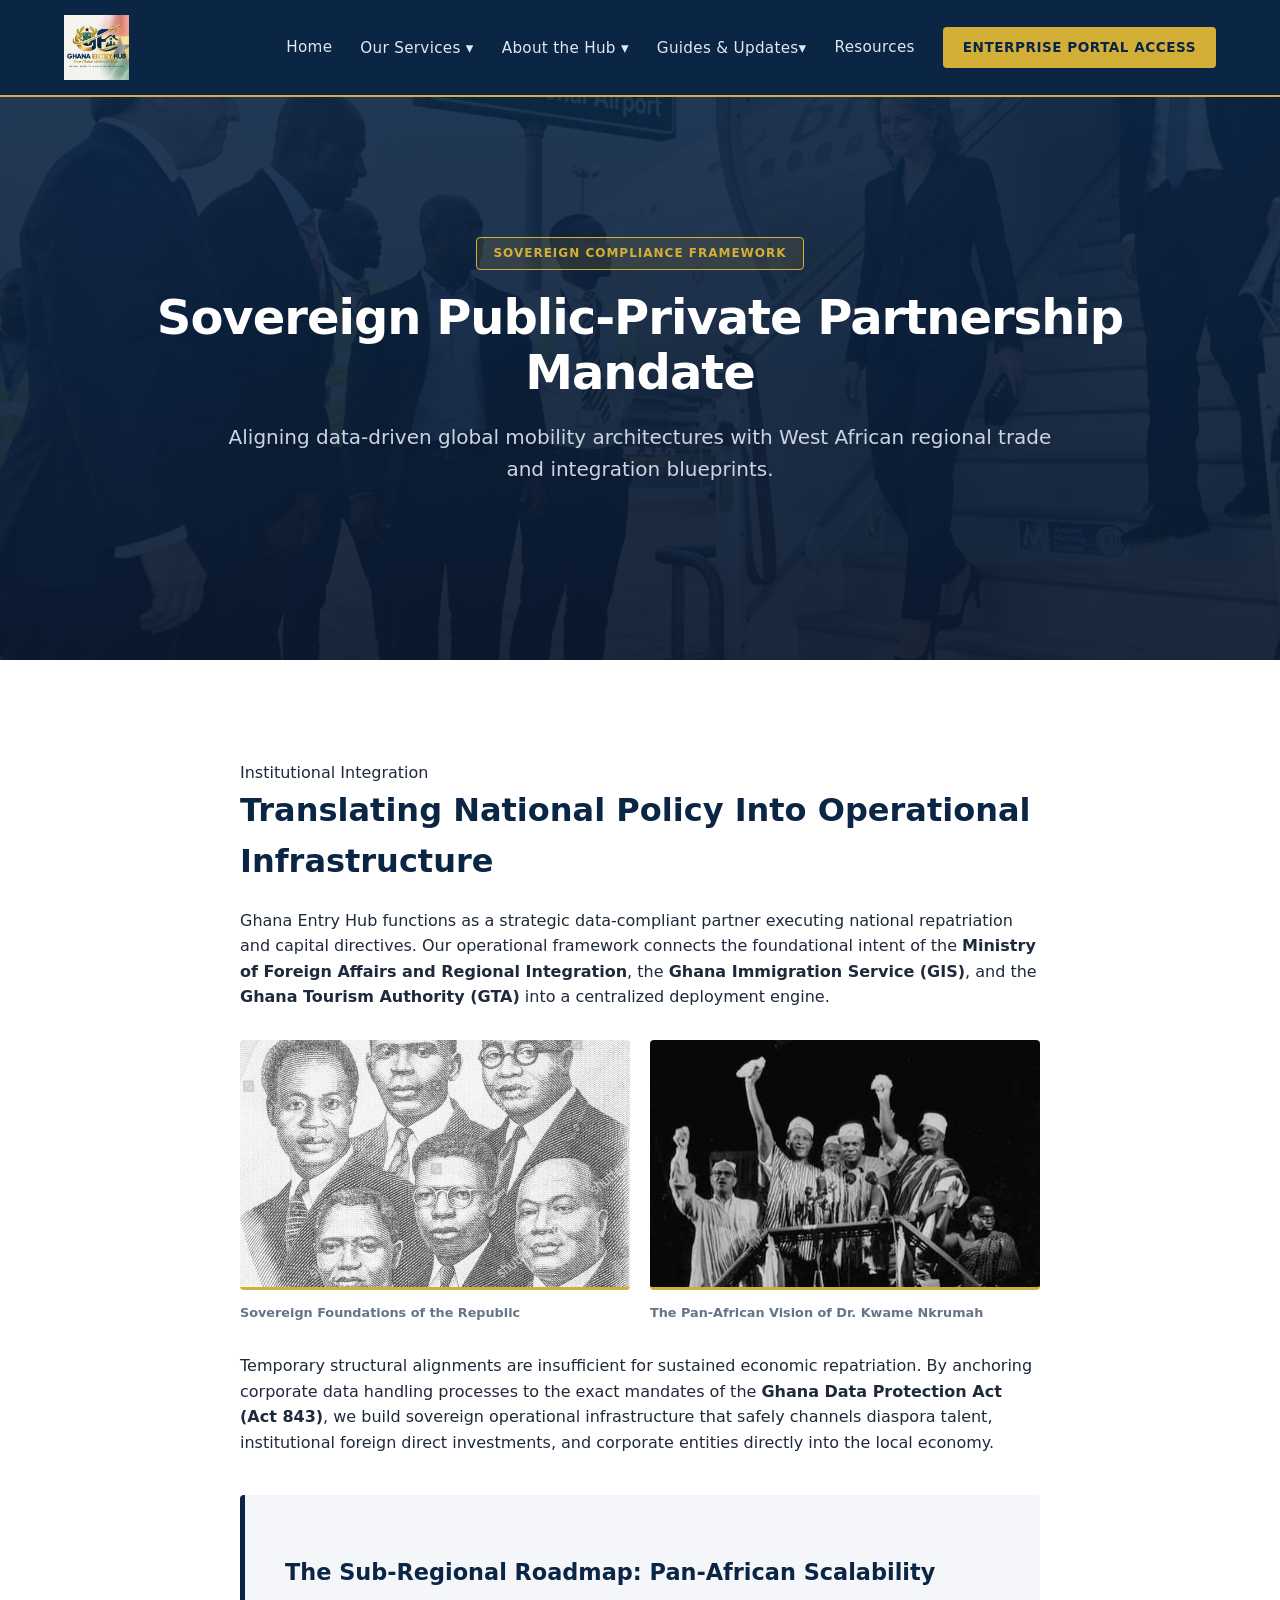
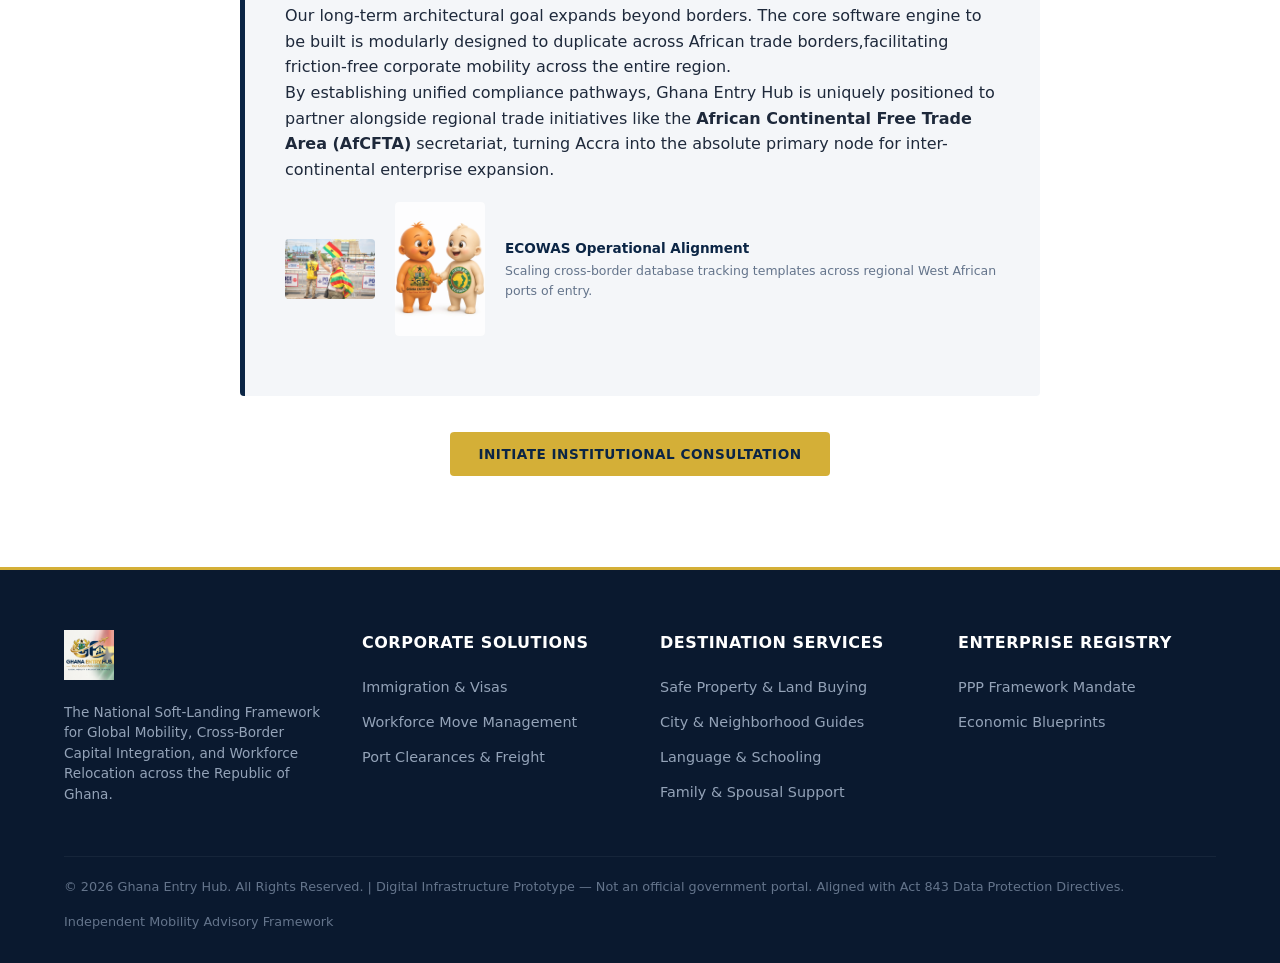
<file: partnership-mandate.html>
<!DOCTYPE html>
<html lang="en">
<head>
    <meta charset="UTF-8">
    <meta name="viewport" content="width=device-width, initial-scale=1.0">
    <title>Public-Private Partnership Mandate | Ghana Entry Hub</title>
    <link rel="stylesheet" href="style.css">
    <style>
        /* Contextual overrides to maintain tight professional formatting */
        .framework-narrative {
            max-width: 800px;
            margin: 0 auto;
            padding: 40px 0;
        }
        .historical-grid {
            display: grid;
            grid-template-columns: 1fr 1fr;
            gap: 20px;
            margin: 30px 0;
        }
        .historical-card-img {
            width: 100%;
            height: 250px;
            object-fit: cover;
            border-radius: 4px;
            border-bottom: 3px solid var(--secondary);
        }
        .ecowas-alliance-section {
            background-color: var(--light);
            padding: 60px 40px;
            border-radius: 4px;
            margin-top: 40px;
            border-left: 5px solid var(--primary);
        }
        .scaled-thumbnail-wrapper {
            display: flex;
            align-items: center;
            gap: 20px;
            margin-top: 20px;
        }
        .professional-micro-img {
            width: 90px; /* Constrained dimensions to safeguard structural credibility */
            height: auto;
            object-fit: contain;
            opacity: 0.85;
            border-radius: 4px;
        }
    </style>
</head>
<body>

    <!-- Institutional Navigation Bar -->
    <nav class="site-navbar">
        <div class="nav-container">
            <a href="index.html" class="logo-link">
                <img src="assets/Ghanaentryhub-logo.jpg.jpg" alt="Ghana Entry Hub Emblem" class="site-logo">
            </a>
            <div class="nav-links-right">
                <a href="index.html" class="nav-item">Home</a>
                  <!-- Global Mobility Services Dropdown Node -->
                <!-- Global Mobility Services Dropdown Node -->
<div class="nav-dropdown">
    <a href="#" class="nav-item dropbtn">Our Services ▾</a>
    <div class="dropdown-content">
        <!-- Technical & B2B Compliance Paths -->
        <a href="immigration.html">Immigration & Visa Policy</a>
        <a href="corporate-mobility.html">Corporate Relocation & VIP Support</a>
        <a href="move-logistics.html">Move Logistics & Port Clearance</a>
        
        <!-- Lifestyle & Relocation Paths -->
        <a href="real-estate.html">Safe Property & Land Buying</a>
        <a href="neighborhoods.html">City & Neighborhood Guides</a>
        <a href="education.html">Language & School Enrollment</a>
        <a href="family-integration.html">Family & Spousal Support</a>
    </div>
</div>

                <div class="nav-dropdown">
                    <a href="#" class="nav-item dropbtn">About the Hub ▾</a>
                    <div class="dropdown-content">
                        <a href="index.html#nkrumah-doctrine">The Nkrumah Doctrine & Mission</a>
                        <a href="partnership-mandate.html" class="active">Public-Private Partnership Mandate</a>
                    </div>
                </div>
                <div class="nav-dropdown">
                    <a href="#" class="nav-item dropbtn"> Guides & Updates▾</a>
                    <div class="dropdown-content">
                        <a href="resources.html">National Economic Repository (Blueprints)</a>
                        <a href="immigration.html#act-843">Act 843 Regulatory Compliance Bulletins</a>
                    </div>
                </div>
                <a href="resources.html" class="nav-item">Resources</a>
                <a href="special-digital.html" class="btn-nav-cta">Enterprise Portal Access</a>
            </div>
        </div>
    </nav>

    <!-- Sub-Page Hero Banner -->
    <header class="hero-gateway" style="padding: 80px 0;">
        <div class="container">
            <span class="badge-state">Sovereign Compliance Framework</span>
            <h1>Sovereign Public-Private Partnership Mandate</h1>
            <p>Aligning data-driven global mobility architectures with West African regional trade and integration blueprints.</p>
        </div>
    </header>

    <!-- Main Strategic Content Section -->
    <main class="container">
        <div class="framework-narrative">
            <span class="institution-tag">Institutional Integration</span>
            <h2 style="color: var(--primary); font-size: 2rem; margin-bottom: 20px; font-weight: 800;">Translating National Policy Into Operational Infrastructure</h2>
            <p>Ghana Entry Hub functions as a strategic data-compliant partner executing national repatriation and capital directives. Our operational framework connects the foundational intent of the <strong>Ministry of Foreign Affairs and Regional Integration</strong>, the <strong>Ghana Immigration Service (GIS)</strong>, and the <strong>Ghana Tourism Authority (GTA)</strong> into a centralized deployment engine.</p>
            
            <!-- Historical Media Assets Node -->
            <div class="historical-grid">
                <div>
                    <img src="assets/big-six-photo.jpg.jpg" alt="The Big Six of Ghana" class="historical-card-img">
                    <p style="font-size: 0.8rem; color: var(--text-muted); margin-top: 5px; font-weight: 600;">Sovereign Foundations of the Republic</p>
                </div>
                <div>
                    <img src="assets/nkrumah-on-platform.jpg.jpg" alt="Dr. Kwame Nkrumah Independence Declaration" class="historical-card-img">
                    <p style="font-size: 0.8rem; color: var(--text-muted); margin-top: 5px; font-weight: 600;">The Pan-African Vision of Dr. Kwame Nkrumah</p>
                </div>
            </div>

            <p>Temporary structural alignments are insufficient for sustained economic repatriation. By anchoring corporate data handling processes to the exact mandates of the <strong>Ghana Data Protection Act (Act 843)</strong>, we build sovereign operational infrastructure that safely channels diaspora talent, institutional foreign direct investments, and corporate entities directly into the local economy.</p>
            
            <!-- Regional Scalability Framework (ECOWAS Target) -->
            <div class="ecowas-alliance-section">
                <h3 style="color: var(--primary); font-size: 1.4rem; font-weight: 700; margin-bottom: 12px;">The Sub-Regional Roadmap: Pan-African Scalability</h3>
                <p>Our long-term architectural goal expands beyond borders. The core software engine to be built is modularly designed to duplicate across African trade borders,facilitating friction-free corporate mobility across the entire region.</p>
                
                <p>By establishing unified compliance pathways, Ghana Entry Hub is uniquely positioned to partner alongside regional trade initiatives like the <strong>African Continental Free Trade Area (AfCFTA)</strong> secretariat, turning Accra into the absolute primary node for inter-continental enterprise expansion.</p>

                <!-- Professionalized ECOWAS Graphical Anchor -->
                <div class="scaled-thumbnail-wrapper">
                    <img src="assets/69-flag.jpg.jpg" alt="Sovereign Marker Flag" class="professional-micro-img">
                    <img src="assets/funimage-shaking-ecowas.jpg.jpg" alt="West African Bilateral Handshake" class="professional-micro-img">
                    <div style="flex: 1;">
                        <p style="font-size: 0.85rem; font-weight: 700; color: var(--primary); margin: 0;">ECOWAS Operational Alignment</p>
                        <p style="font-size: 0.78rem; color: var(--text-muted); margin-top: 2px;">Scaling cross-border database tracking templates across regional West African ports of entry.</p>
                    </div>
                </div>
            </div>

            <div style="text-align: center; margin-top: 5px; padding-top: 40px;">
                <a href="index.html#booking" class="btn-primary-blueprint" style="text-transform: uppercase; font-size: 0.85rem; letter-spacing: 0.5px;">Initiate Institutional Consultation</a>
            </div>
        </div>
    </main>
        <!-- Master Institutional Footer -->
    <footer class="site-footer">
        <div class="footer-container">
            <div class="footer-brand">
                <img src="assets/Ghanaentryhub-logo.jpg.jpg" alt="Ghana Entry Hub Emblem" style="height: 50px; width: auto; object-fit: contain;">
                <p>The National Soft-Landing Framework for Global Mobility, Cross-Border Capital Integration, and Workforce Relocation across the Republic of Ghana.</p>
            </div>
            <div class="footer-links-col">
                <h4>Corporate Solutions</h4>
                <ul>
                    <li><a href="immigration.html">Immigration & Visas</a></li>
                    <li><a href="corporate-mobility.html">Workforce Move Management</a></li>
                    <li><a href="move-logistics.html">Port Clearances & Freight</a></li>
                </ul>
            </div>
            <div class="footer-links-col">
                <h4>Destination Services</h4>
                <ul>
                    <li><a href="real-estate.html">Safe Property & Land Buying</a></li>
                    <li><a href="neighborhoods.html">City & Neighborhood Guides</a></li>
                    <li><a href="education.html">Language & Schooling</a></li>
                    <li><a href="family-integration.html">Family & Spousal Support</a></li>
                </ul>
            </div>
            <div class="footer-links-col">
                <h4>Enterprise Registry</h4>
                <ul>
                    <li><a href="partnership-mandate.html">PPP Framework Mandate</a></li>
                    <li><a href="resources.html">Economic Blueprints</a></li>
                 
                </ul>
            </div>
        </div>
        <div class="footer-bottom">
            <p>&copy; 2026 Ghana Entry Hub. All Rights Reserved.
| Digital Infrastructure Prototype — Not an official government portal.
 Aligned with Act 843 Data Protection Directives.</p>
            <p>Independent Mobility Advisory Framework</p>
        </div>
    </footer>

</body>
</html>
</file>
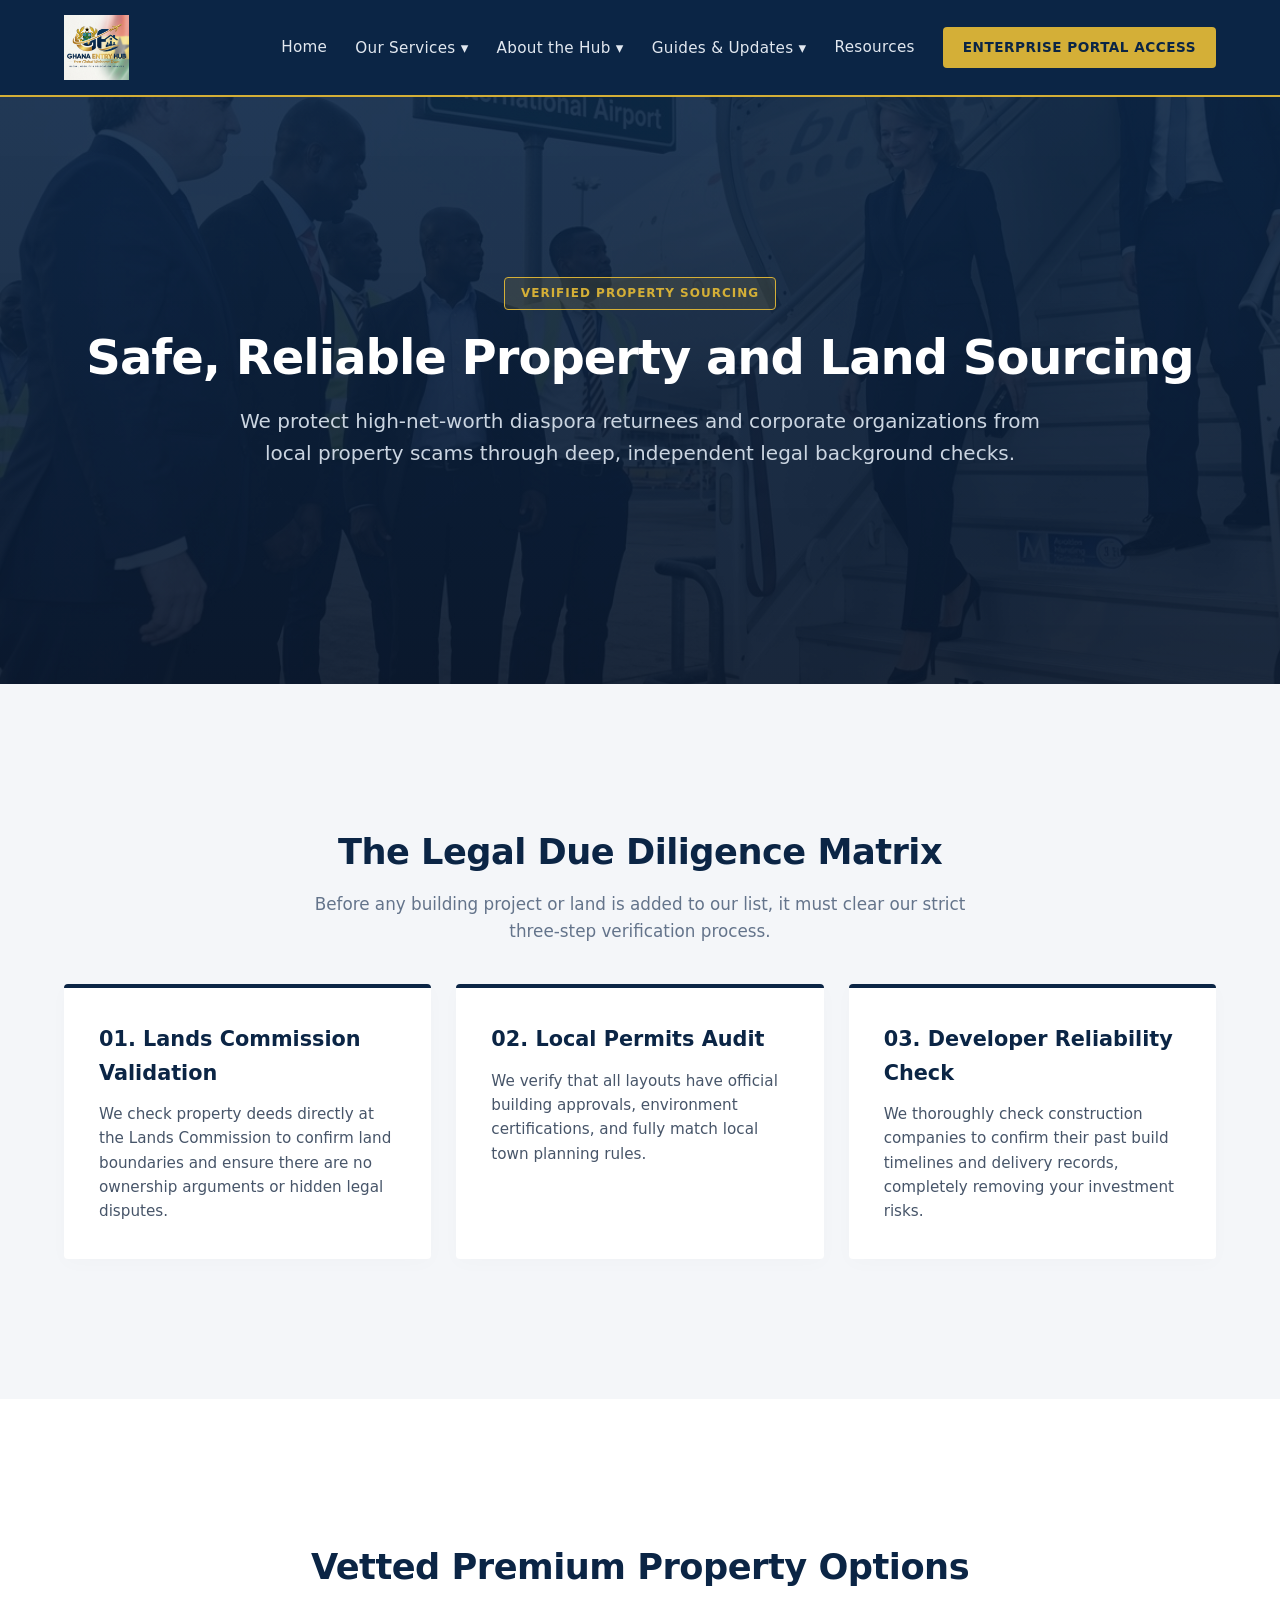
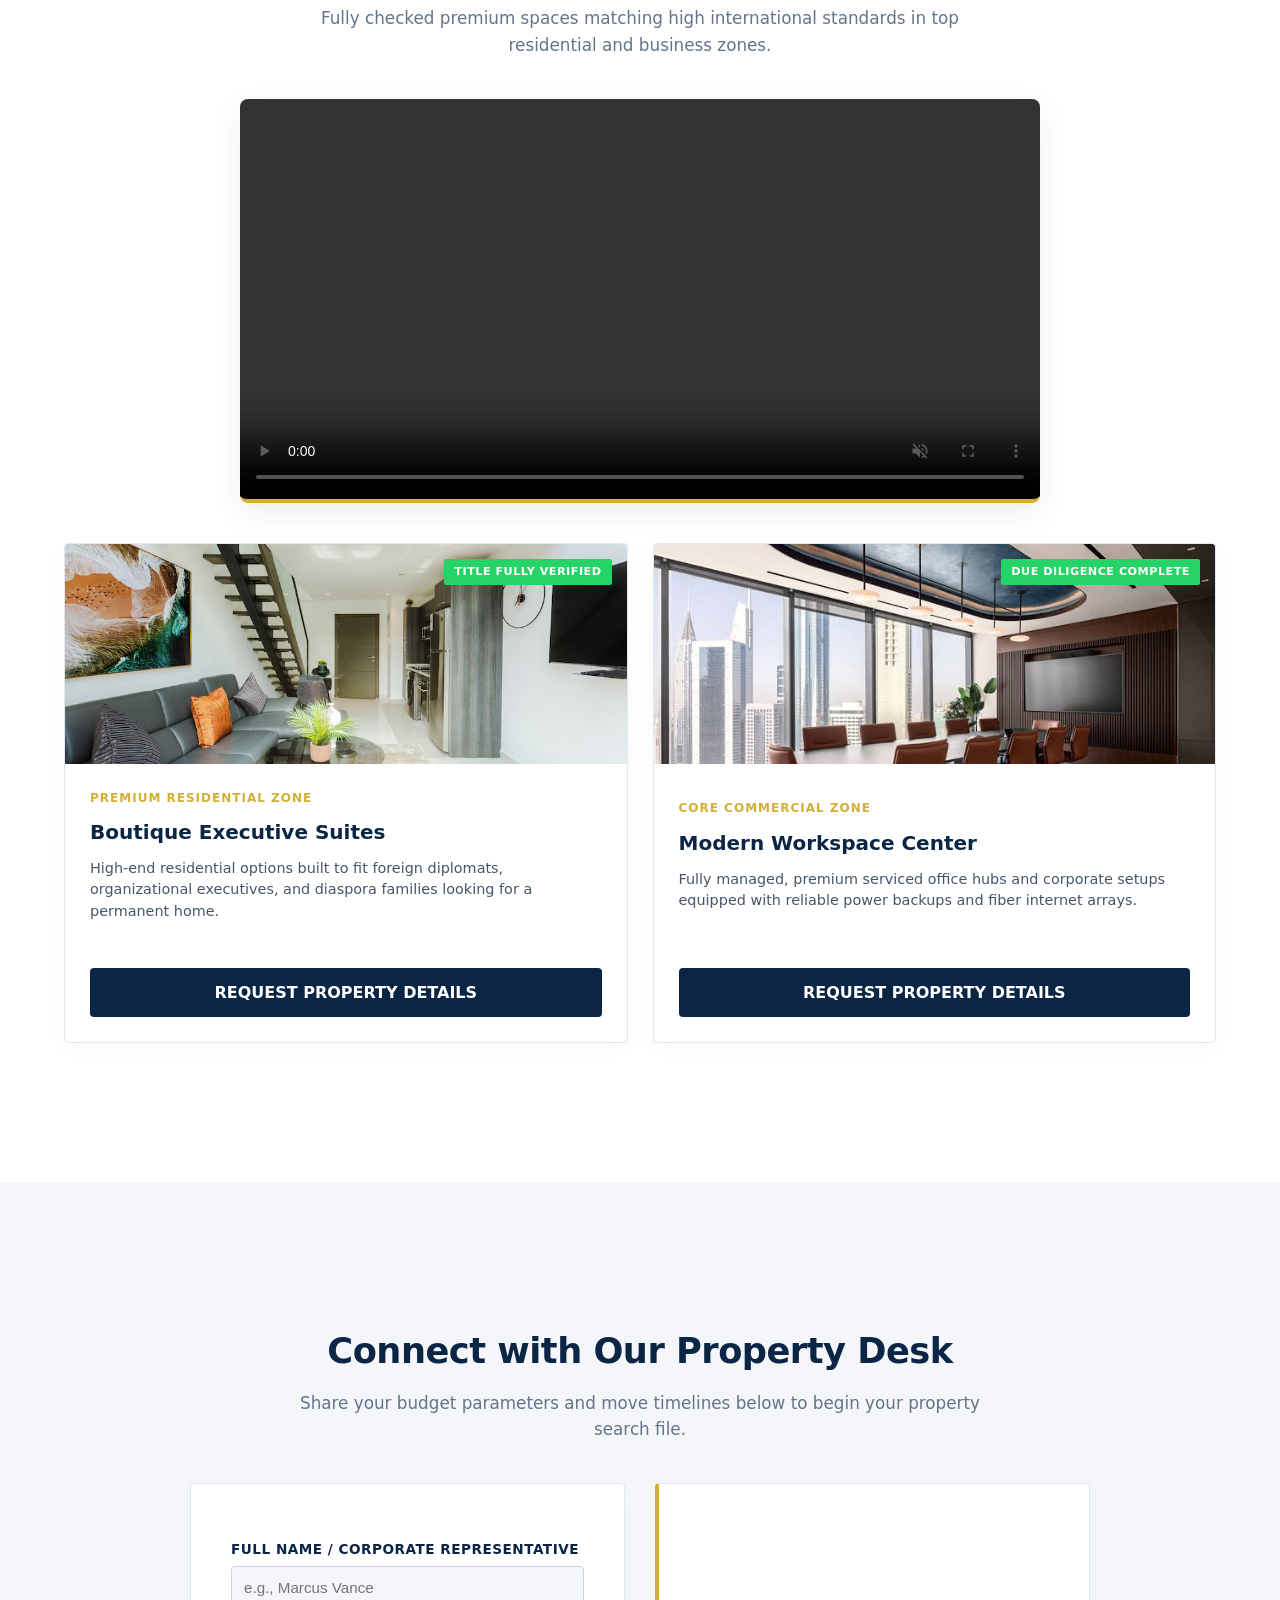
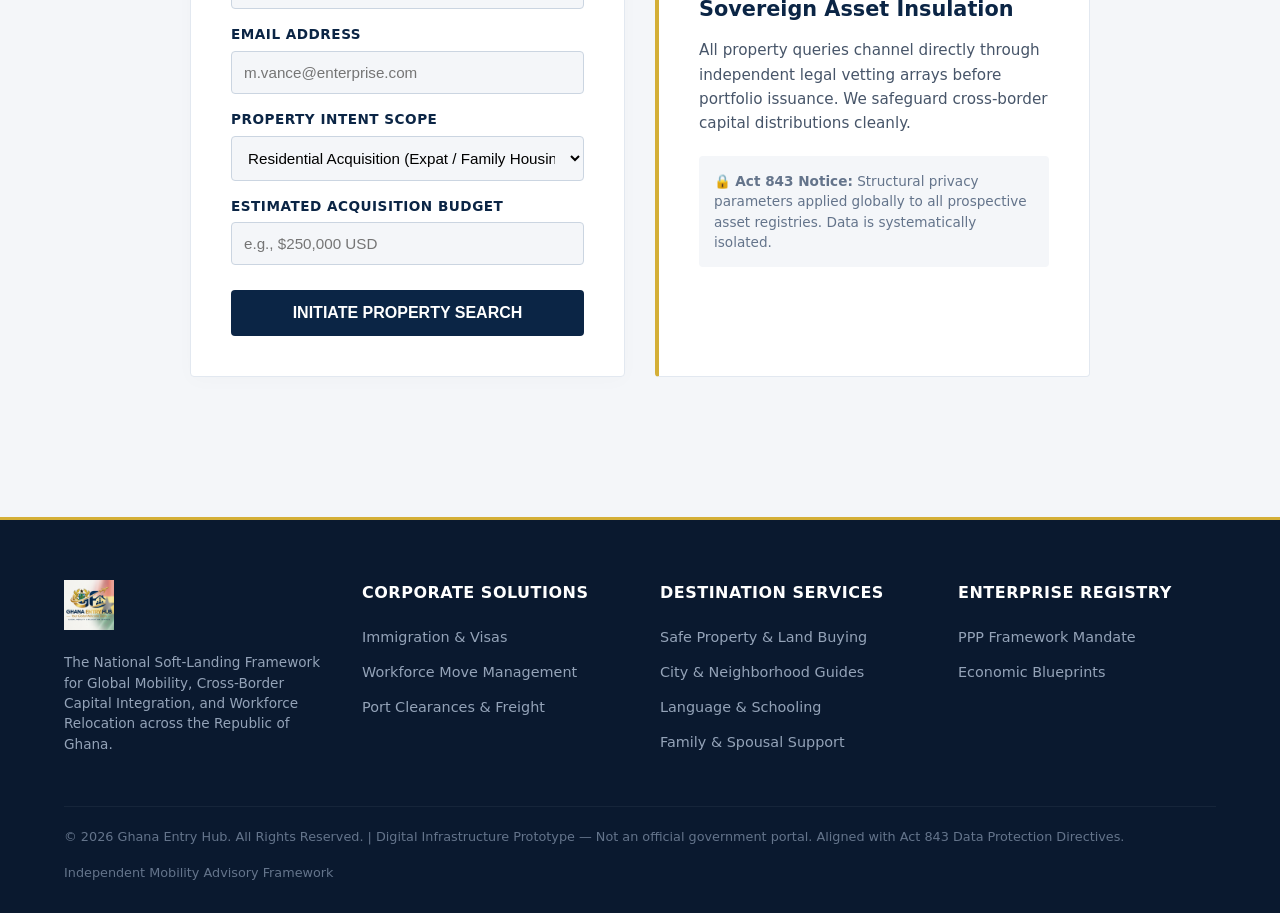
<file: real-estate.html>
<!DOCTYPE html>
<html lang="en">
<head>
    <meta charset="UTF-8">
    <meta name="viewport" content="width=device-width, initial-scale=1.0">
    <title>Safe Property & Land Buying | Ghana Entry Hub</title>
    <link rel="stylesheet" href="style.css">
    <style>
        /* Specialized CSS for Real Estate Portfolio Cards */
        .portfolio-grid {
            display: grid;
            grid-template-columns: repeat(auto-fit, minmax(320px, 1fr));
            gap: 25px;
            margin-top: 30px;
        }
        .asset-card {
            background: var(--white);
            border: 1px solid #E2E8F0;
            border-radius: 4px;
            overflow: hidden;
            box-shadow: 0 4px 20px rgba(11, 37, 69, 0.03);
            display: flex;
            flex-direction: column;
            justify-content: space-between;
        }
        .asset-image-wrapper {
            width: 100%;
            height: 220px;
            overflow: hidden;
            position: relative;
        }
        .asset-image-wrapper img {
            width: 100%;
            height: 100%;
            object-fit: cover;
        }
        .asset-status-badge {
            position: absolute;
            top: 15px;
            right: 15px;
            background-color: #25D366;
            color: var(--white);
            font-size: 0.7rem;
            font-weight: 700;
            padding: 4px 10px;
            border-radius: 2px;
            text-transform: uppercase;
            letter-spacing: 0.5px;
        }
        .asset-content {
            padding: 25px;
        }
        .asset-zone {
            font-size: 0.75rem;
            font-weight: 700;
            color: var(--secondary);
            text-transform: uppercase;
            letter-spacing: 1px;
            margin-bottom: 8px;
            display: block;
        }
        .asset-content h3 {
            font-size: 1.25rem;
            color: var(--primary);
            margin-bottom: 10px;
            font-weight: 700;
        }
        .asset-content p {
            font-size: 0.9rem;
            color: #475569;
            line-height: 1.5;
            margin-bottom: 0;
        }
        .asset-footer-action {
            padding: 0 25px 25px 25px;
        }

        /* Real Estate Specific Form Overrides */
        .real-estate-form label {
            display: block;
            margin-top: 15px;
            font-weight: 700;
            font-size: 0.85rem;
            color: var(--primary);
            text-transform: uppercase;
            letter-spacing: 0.5px;
        }
        .real-estate-form input, .real-estate-form select, .real-estate-form textarea {
            width: 100%;
            padding: 12px;
            margin-top: 5px;
            border: 1px solid #CBD5E1;
            border-radius: 4px;
            font-size: 0.95rem;
            background: var(--light);
            box-sizing: border-box;
        }
        .real-estate-form input:focus, .real-estate-form select:focus, .real-estate-form textarea:focus {
            outline: none;
            border-color: var(--primary);
        }
    </style>
</head>
<body>

    <!-- Unified Global Navigation Bar -->
    <nav class="site-navbar">
        <div class="nav-container">
            <a href="index.html" class="logo-link">
                <img src="assets/Ghanaentryhub-logo.jpg.jpg" alt="Ghana Entry Hub Logo" class="site-logo">
            </a>
            <div class="nav-links-right">
                <a href="index.html" class="nav-item">Home</a>
                
                <!-- Global Mobility Services Dropdown Node -->
                <div class="nav-dropdown">
                    <a href="#" class="nav-item dropbtn">Our Services ▾</a>
                    <div class="dropdown-content">
                        <!-- Technical & B2B Compliance Paths -->
                        <a href="immigration.html">Immigration & Visa Policy</a>
                        <a href="corporate-mobility.html">Corporate Relocation & VIP Support</a>
                        <a href="move-logistics.html">Move Logistics & Port Clearance</a>
                        
                        <!-- Lifestyle & Relocation Paths -->
                        <a href="real-estate.html" class="active">Safe Property & Land Buying</a>
                        <a href="neighborhoods.html">City & Neighborhood Guides</a>
                        <a href="education.html">Language & School Enrollment</a>
                        <a href="family-integration.html">Family & Spousal Support</a>
                    </div>
                </div>

                <div class="nav-dropdown">
                    <a href="#" class="nav-item dropbtn">About the Hub ▾</a>
                    <div class="dropdown-content">
                        <a href="index.html#nkrumah-doctrine">The Nkrumah Doctrine & Mission</a>
                        <a href="partnership-mandate.html">Public-Private Partnership Mandate</a>
                    </div>
                </div>

                <div class="nav-dropdown">
                    <a href="#" class="nav-item dropbtn">Guides & Updates ▾</a>
                    <div class="dropdown-content">
                        <a href="neighborhoods.html">City & Neighborhood Guides</a>
                        <a href="resources.html">Resource Library</a>
                        <a href="immigration.html#act-843">Data Compliance Rules</a>
                    </div>
                </div>
                <a href="resources.html" class="nav-item">Resources</a>
                <a href="special-digital.html" class="btn-nav-cta">Enterprise Portal Access</a>
            </div>
        </div>
    </nav>

    <!-- Sovereign Real Estate Hero Module -->
    <header class="hero-gateway">
        <div class="container">
            <span class="badge-state">Verified Property Sourcing</span>
            <h1>Safe, Reliable Property and Land Sourcing</h1>
            <p>We protect high-net-worth diaspora returnees and corporate organizations from local property scams through deep, independent legal background checks.</p>
        </div>
    </header>

    <!-- The Legal Due Diligence Matrix -->
    <section class="matrix-section">
        <div class="container">
            <h2 class="section-title">The Legal Due Diligence Matrix</h2>
            <p class="section-subtitle">Before any building project or land is added to our list, it must clear our strict three-step verification process.</p>
            
            <div class="matrix-grid">
                <!-- Vetting Node 1 -->
                <div class="framework-card">
                    <h3>01. Lands Commission Validation</h3>
                    <p>We check property deeds directly at the Lands Commission to confirm land boundaries and ensure there are no ownership arguments or hidden legal disputes.</p>
                </div>
                <!-- Vetting Node 2 -->
                <div class="framework-card">
                    <h3>02. Local Permits Audit</h3>
                    <p>We verify that all layouts have official building approvals, environment certifications, and fully match local town planning rules.</p>
                </div>
                <!-- Vetting Node 3 -->
                <div class="framework-card">
                    <h3>03. Developer Reliability Check</h3>
                    <p>We thoroughly check construction companies to confirm their past build timelines and delivery records, completely removing your investment risks.</p>
                </div>
            </div>
        </div>
    </section>

    <!-- Premium Vetted Structural Portfolios -->
    <section class="split-framework-section">
        <div class="container">
            <h2 class="section-title">Vetted Premium Property Options</h2>
            <p class="section-subtitle">Fully checked premium spaces matching high international standards in top residential and business zones.</p>
            
            <!-- Premium Apartment Video Walkthrough Player -->
            <div style="max-width: 800px; margin: 0 auto 40px auto; border-radius: 8px; overflow: hidden; box-shadow: 0 10px 30px rgba(11, 37, 69, 0.08); border-bottom: 4px solid var(--secondary);">
                <video width="100%" height="auto" controls autoplay muted loop style="display: block; object-fit: cover;">
                    <source src="assets/premium-apartment.mp4" type="video/mp4">
                    Your browser does not support the video tag.
                </video>
            </div>

            <div class="portfolio-grid">
                <!-- Asset Card 1 -->
                <div class="asset-card">
                    <div class="asset-image-wrapper">
                        <img src="assets/premium-apartments.jpg.jpg" alt="Premium Executive Structure Architecture">
                        <span class="asset-status-badge">Title Fully Verified</span>
                    </div>
                    <div class="asset-content">
                        <span class="asset-zone">Premium Residential Zone</span>
                        <h3>Boutique Executive Suites</h3>
                        <p>High-end residential options built to fit foreign diplomats, organizational executives, and diaspora families looking for a permanent home.</p>
                    </div>
                    <div class="asset-footer-action">
                        <a href="#booking" class="btn-gateway-manual" style="display:block; text-align:center; background-color: var(--primary); color: var(--white); padding: 12px; font-weight: bold; text-decoration: none; border-radius: 4px;">Request Property Details</a>
                    </div>
                </div>

                <!-- Asset Card 2 -->
                <div class="asset-card">
                    <div class="asset-image-wrapper">
                        <img src="assets/office-space.jpg.jpg" alt="Premium Office Space Location">
                        <span class="asset-status-badge">Due Diligence Complete</span>
                    </div>
                    <div class="asset-content">
                        <span class="asset-zone">Core Commercial Zone</span>
                        <h3>Modern Workspace Center</h3>
                        <p>Fully managed, premium serviced office hubs and corporate setups equipped with reliable power backups and fiber internet arrays.</p>
                    </div>
                    <div class="asset-footer-action">
                        <a href="#booking" class="btn-gateway-manual" style="display:block; text-align:center; background-color: var(--primary); color: var(--white); padding: 12px; font-weight: bold; text-decoration: none; border-radius: 4px;">Request Property Details</a>
                    </div>
                </div>
            </div>
        </div>
    </section>

    <!-- Unified Contact Booking Section -->
    <section id="booking" class="booking-section" style="background-color: var(--light); padding: 80px 0;">
        <div class="container" style="max-width: 900px;">
            <h2 class="section-title">Connect with Our Property Desk</h2>
            <p class="section-subtitle">Share your budget parameters and move timelines below to begin your property search file.</p>
            
            <div class="booking-container" style="display: grid; grid-template-columns: repeat(auto-fit, minmax(320px, 1fr)); gap: 30px; margin-top: 30px; align-items: stretch;">
                <!-- Registration Form -->
                <form action="https://calendly.com/kheizzyy77/20" method="POST" class="real-estate-form" style="background: var(--white); padding: 40px; border-radius: 4px; border: 1px solid #E2E8F0; box-shadow: 0 4px 20px rgba(11, 37, 69, 0.02);">
                    <input type="hidden" name="_next" value="https://calendly.com">
                    <input type="text" name="_gotcha" style="display:none">
                    
                    <label>Full Name / Corporate Representative</label>
                    <input type="text" name="name" placeholder="e.g., Marcus Vance" required>
                    
                    <label>Email Address</label>
                    <input type="email" name="email" placeholder="m.vance@enterprise.com" required>
                    
                    <label>Property Intent Scope</label>
                    <select name="property_scope" required>
                        <option value="residential">Residential Acquisition (Expat / Family Housing)</option>
                        <option value="commercial">Commercial Leasing (Office / Tech Hub Space)</option>
                        <option value="land">Verified Land Sourcing (Deed Background Check)</option>
                    </select>
                    
                    <label>Estimated Acquisition Budget</label>
                    <input type="text" name="budget" placeholder="e.g., $250,000 USD" required>
                    
                    <button type="submit" class="btn-gateway-manual" style="display:block; width:100%; text-align:center; background-color: var(--primary); color: var(--white); padding: 14px; font-weight: bold; border:none; border-radius: 4px; margin-top: 25px; cursor:pointer;">Initiate Property Search</button>
                </form>

                <!-- Information/Security Sidebar Box -->
                <div style="background-color: var(--white); border: 1px solid #E2E8F0; padding: 40px; border-radius: 4px; display: flex; flex-direction: column; justify-content: center; border-left: 4px solid var(--secondary);">
                    <h3 style="color: var(--primary); font-size: 1.3rem; margin-bottom: 12px; font-weight: 700;">Sovereign Asset Insulation</h3>
                    <p style="color: #475569; font-size: 0.95rem; line-height: 1.6; margin-bottom: 20px;">All property queries channel directly through independent legal vetting arrays before portfolio issuance. We safeguard cross-border capital distributions cleanly.</p>
                    <div style="font-size: 0.85rem; color: #64748b; background: var(--light); padding: 15px; border-radius: 4px; line-height: 1.5;">
                        🔒 <strong>Act 843 Notice:</strong> Structural privacy parameters applied globally to all prospective asset registries. Data is systematically isolated.
                    </div>
                </div>
            </div>
        </div>
    </section>

    <!-- Master Institutional Footer -->
    <footer class="site-footer">
        <div class="footer-container">
            <div class="footer-brand">
                <img src="assets/Ghanaentryhub-logo.jpg.jpg" alt="Ghana Entry Hub Emblem" style="height: 50px; width: auto; object-fit: contain;">
                <p>The National Soft-Landing Framework for Global Mobility, Cross-Border Capital Integration, and Workforce Relocation across the Republic of Ghana.</p>
            </div>
            <div class="footer-links-col">
                <h4>Corporate Solutions</h4>
                <ul>
                    <li><a href="immigration.html">Immigration & Visas</a></li>
                    <li><a href="corporate-mobility.html">Workforce Move Management</a></li>
                    <li><a href="move-logistics.html">Port Clearances & Freight</a></li>
                </ul>
            </div>
            <div class="footer-links-col">
                <h4>Destination Services</h4>
                <ul>
                    <li><a href="real-estate.html">Safe Property & Land Buying</a></li>
                    <li><a href="neighborhoods.html">City & Neighborhood Guides</a></li>
                    <li><a href="education.html">Language & Schooling</a></li>
                    <li><a href="family-integration.html">Family & Spousal Support</a></li>
                </ul>
            </div>
            <div class="footer-links-col">
                <h4>Enterprise Registry</h4>
                <ul>
                    <li><a href="partnership-mandate.html">PPP Framework Mandate</a></li>
                    <li><a href="resources.html">Economic Blueprints</a></li>
                    
                </ul>
            </div>
        </div>
        <div class="footer-bottom">
            <p>&copy; 2026 Ghana Entry Hub. All Rights Reserved. 
| Digital Infrastructure Prototype — Not an official government portal.
 Aligned with Act 843 Data Protection Directives.</p>
            <p>Independent Mobility Advisory Framework</p>
        </div>
    </footer>

</body>
</html>
</file>
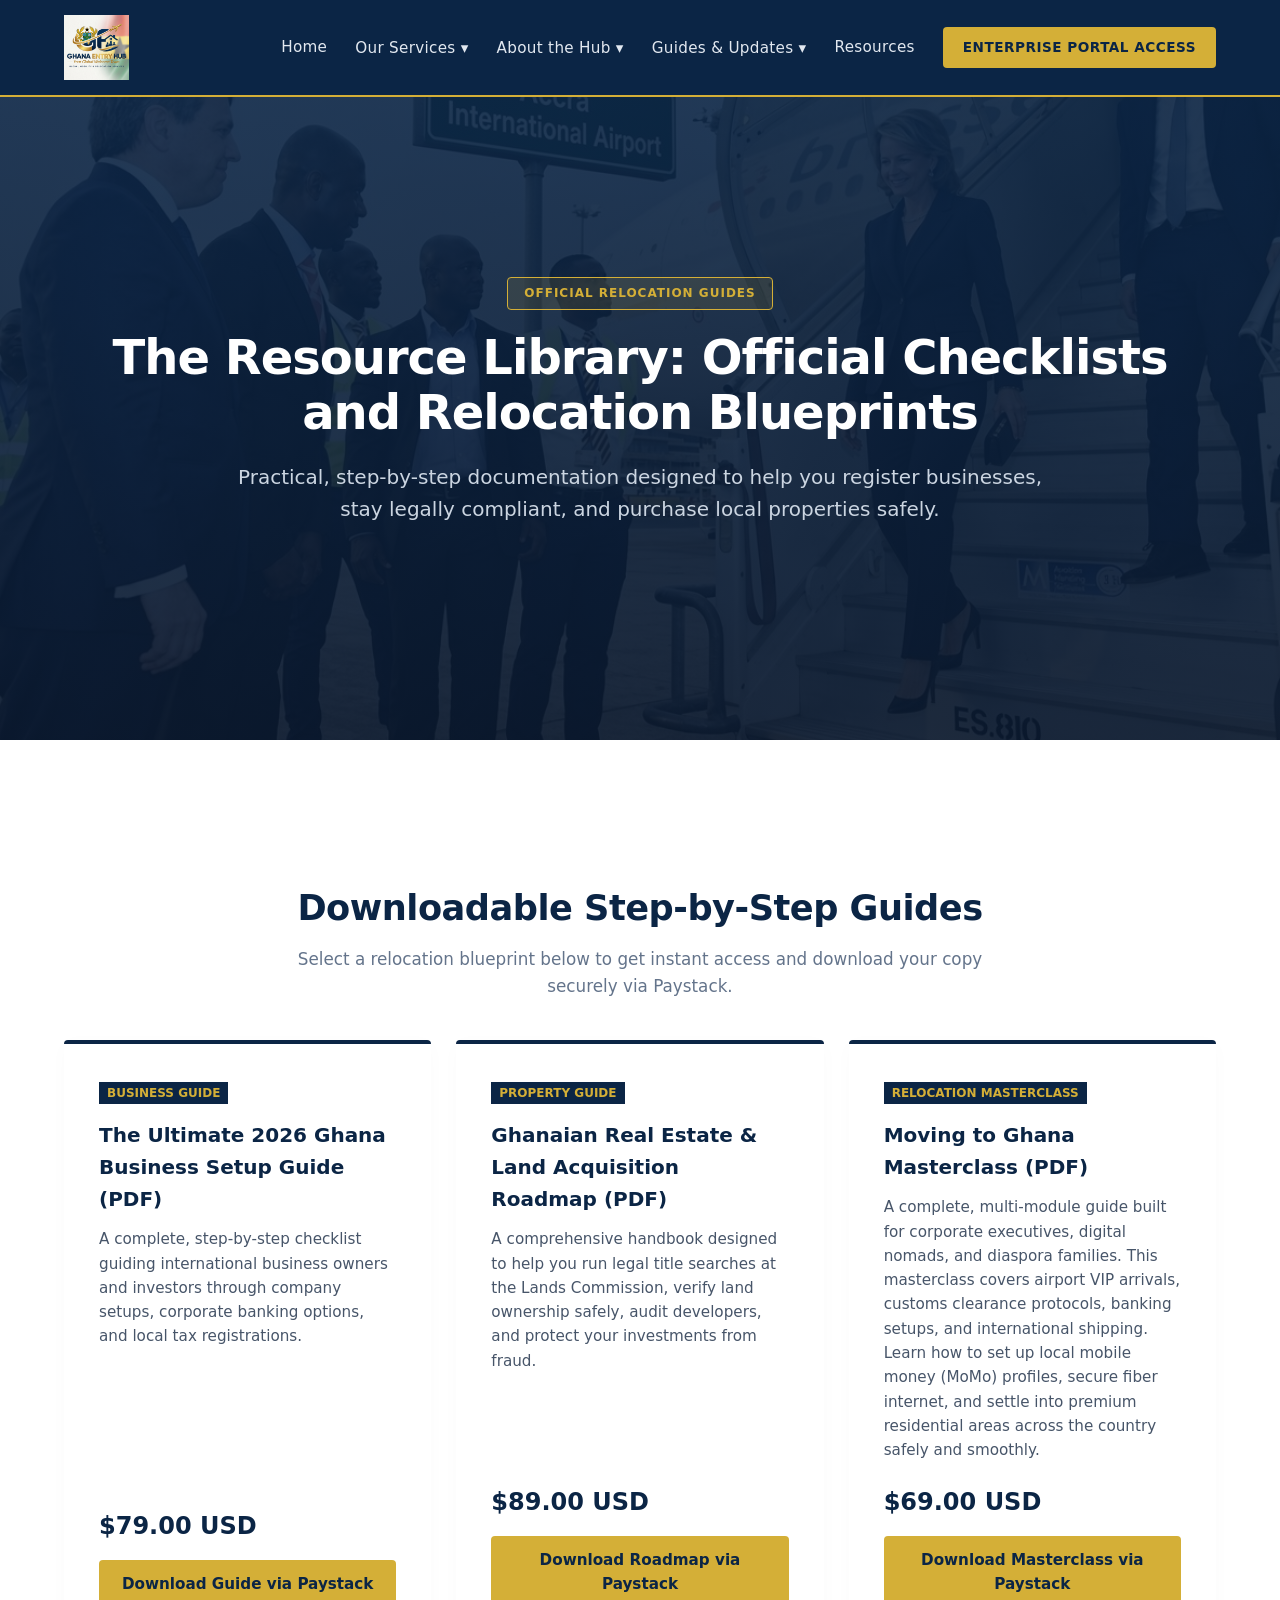
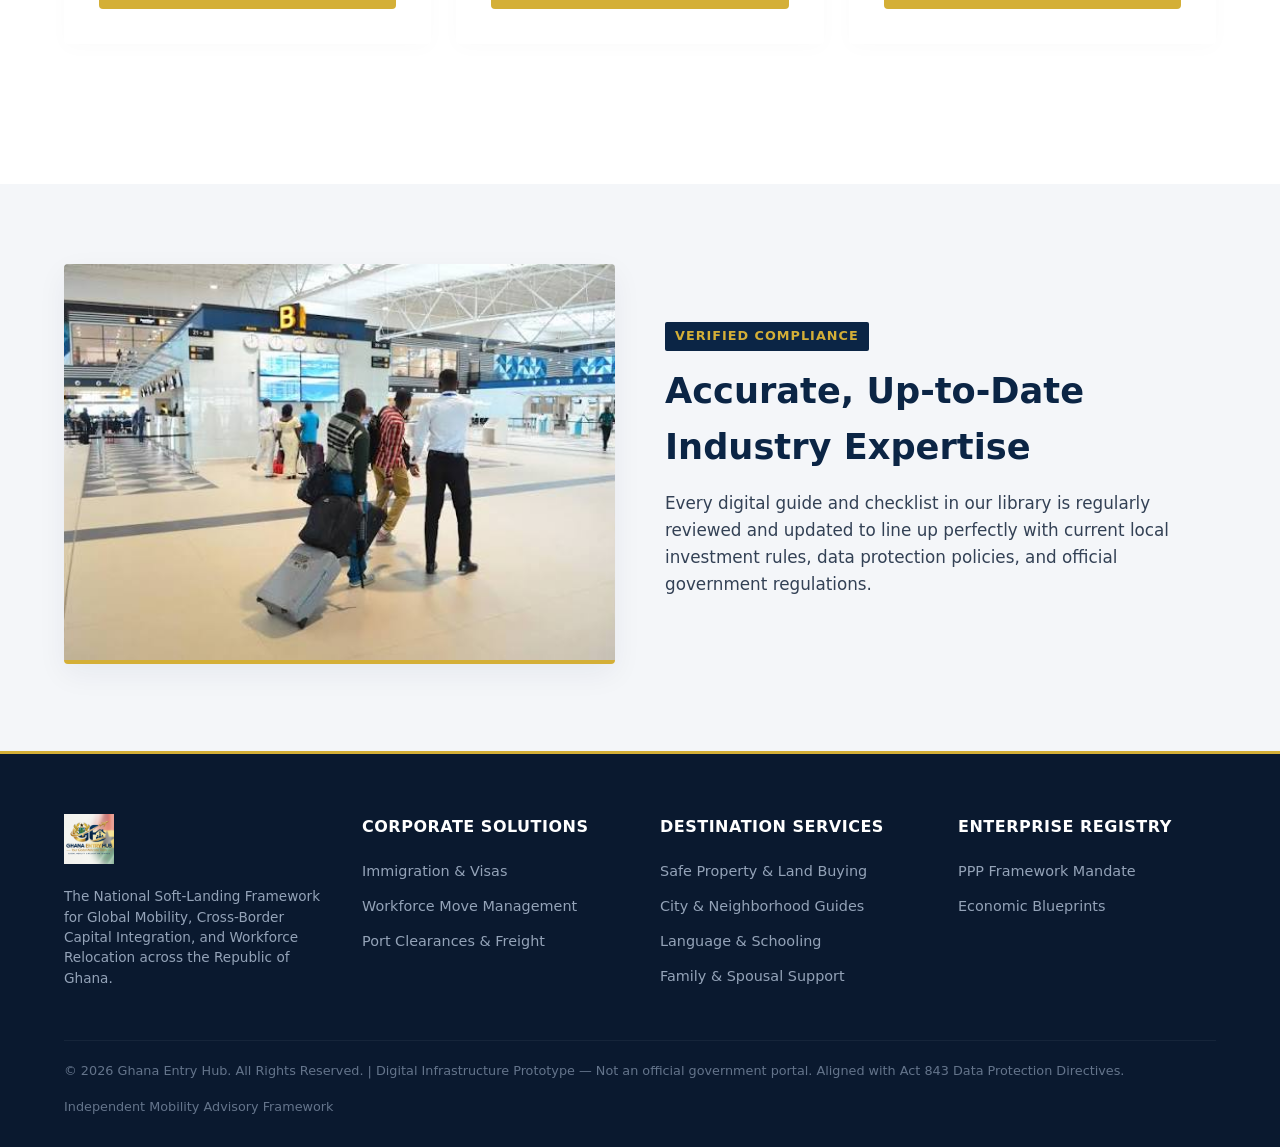
<file: resources.html>
<!DOCTYPE html>
<html lang="en">
<head>
    <meta charset="UTF-8">
    <meta name="viewport" content="width=device-width, initial-scale=1.0">
    <title>Resource Library & Relocation Blueprints | Ghana Entry Hub</title>
    <link rel="stylesheet" href="style.css">
</head>
<body>
    <!-- Unified Global Navigation Bar -->
    <nav class="site-navbar">
        <div class="nav-container">
            <a href="index.html" class="logo-link">
                <img src="assets/Ghanaentryhub-logo.jpg.jpg" alt="Ghana Entry Hub Logo" class="site-logo">
            </a>
            <div class="nav-links-right">
                <a href="index.html" class="nav-item">Home</a>
                
                <!-- Global Mobility Services Dropdown Node -->
                <div class="nav-dropdown">
                    <a href="#" class="nav-item dropbtn">Our Services ▾</a>
                    <div class="dropdown-content">
                        <!-- Technical & B2B Compliance Paths -->
                        <a href="immigration.html">Immigration & Visa Policy</a>
                        <a href="corporate-mobility.html">Corporate Relocation & VIP Support</a>
                        <a href="move-logistics.html">Move Logistics & Port Clearance</a>
                        
                        <!-- Lifestyle & Relocation Paths -->
                        <a href="real-estate.html">Safe Property & Land Buying</a>
                        <a href="neighborhoods.html">City & Neighborhood Guides</a>
                        <a href="education.html">Language & School Enrollment</a>
                        <a href="family-integration.html">Family & Spousal Support</a>
                    </div>
                </div>

                <div class="nav-dropdown">
                    <a href="#" class="nav-item dropbtn">About the Hub ▾</a>
                    <div class="dropdown-content">
                        <a href="index.html#nkrumah-doctrine">The Nkrumah Doctrine & Mission</a>
                        <a href="partnership-mandate.html">Public-Private Partnership Mandate</a>
                    </div>
                </div>

                <div class="nav-dropdown">
                    <a href="#" class="nav-item dropbtn">Guides & Updates ▾</a>
                    <div class="dropdown-content">
                        <a href="resources.html" class="active">Resource Library</a>
                        <a href="immigration.html#act-843">Data Compliance Rules</a>
                    </div>
                </div>
                <a href="resources.html" class="nav-item">Resources</a>
                <a href="special-digital.html" class="btn-nav-cta">Enterprise Portal Access</a>
            </div>
        </div>
    </nav>

    <!-- Economic Repository Hero Module -->
    <header class="hero-gateway">
        <div class="container">
            <span class="badge-state">Official Relocation Guides</span>
            <h1>The Resource Library: Official Checklists and Relocation Blueprints</h1>
            <p>Practical, step-by-step documentation designed to help you register businesses, stay legally compliant, and purchase local properties safely.</p>
        </div>
    </header>

    <!-- Scalable Digital Product Vault Section -->
    <section class="split-framework-section">
        <div class="container">
            <h2 class="section-title">Downloadable Step-by-Step Guides</h2>
            <p class="section-subtitle">Select a relocation blueprint below to get instant access and download your copy securely via Paystack.</p>
            
            <div class="matrix-grid">
                <!-- Product Node 1 -->
                <div class="framework-card" style="display: flex; flex-direction: column; justify-content: space-between;">
                    <div>
                        <span class="institution-tag" style="background-color: var(--primary); color: var(--secondary); font-size: 0.75rem; padding: 4px 8px; font-weight: 700; text-transform: uppercase;">Business Guide</span>
                        <h3 style="margin-top: 15px; font-size: 1.25rem; color: var(--primary); font-weight: 700;">The Ultimate 2026 Ghana Business Setup Guide (PDF)</h3>
                        <p style="margin-bottom: 20px; color: #475569; font-size: 0.95rem;">A complete, step-by-step checklist guiding international business owners and investors through company setups, corporate banking options, and local tax registrations.</p>
                    </div>
                    <div>
                        <p style="font-size: 1.5rem; font-weight: 800; color: var(--primary); margin-bottom: 15px;">$79.00 USD</p>
                        <a href="https://paystack.shop/pay/10udao4lam" class="btn-primary-blueprint" target="_blank" style="margin-top: 0; padding: 12px; text-decoration: none; display: block; text-align: center; font-weight: bold; font-size: 0.95rem;">Download Guide via Paystack</a>
                    </div>
                </div>

                <!-- Product Node 2 -->
                <div class="framework-card" style="display: flex; flex-direction: column; justify-content: space-between;">
                    <div>
                        <span class="institution-tag" style="background-color: var(--primary); color: var(--secondary); font-size: 0.75rem; padding: 4px 8px; font-weight: 700; text-transform: uppercase;">Property Guide</span>
                        <h3 style="margin-top: 15px; font-size: 1.25rem; color: var(--primary); font-weight: 700;">Ghanaian Real Estate & Land Acquisition Roadmap (PDF)</h3>
                        <p style="margin-bottom: 20px; color: #475569; font-size: 0.95rem;">A comprehensive handbook designed to help you run legal title searches at the Lands Commission, verify land ownership safely, audit developers, and protect your investments from fraud.</p>
                    </div>
                    <div>
                        <p style="font-size: 1.5rem; font-weight: 800; color: var(--primary); margin-bottom: 15px;">$89.00 USD</p>
                        <a href="https://paystack.shop/pay/jn2ukwsqs0" class="btn-primary-blueprint" target="_blank" style="margin-top: 0; padding: 12px; text-decoration: none; display: block; text-align: center; font-weight: bold; font-size: 0.95rem;">Download Roadmap via Paystack</a>
                    </div>
                </div>

                <!-- Product Node 3-->
                <div class="framework-card" style="display: flex; flex-direction: column; justify-content: space-between;">
                    <div>
                        <span class="institution-tag" style="background-color: var(--primary); color: var(--secondary); font-size: 0.75rem; padding: 4px 8px; font-weight: 700; text-transform: uppercase;">Relocation Masterclass</span>
                        <h3 style="margin-top: 15px; font-size: 1.25rem; color: var(--primary); font-weight: 700;">Moving to Ghana Masterclass (PDF)</h3>
                        <p style="margin-bottom: 20px; color: #475569; font-size: 0.95rem;">A complete, multi-module guide built for corporate executives, digital nomads, and diaspora families. This masterclass covers airport VIP arrivals, customs clearance protocols, banking setups, and international shipping. Learn how to set up local mobile money (MoMo) profiles, secure fiber internet, and settle into premium residential areas across the country safely and smoothly.</p>
                    </div>
                    <div>
                        <p style="font-size: 1.5rem; font-weight: 800; color: var(--primary); margin-bottom: 15px;">$69.00 USD</p>
                        <a href="https://paystack.shop/pay/2k3-11xhuo" class="btn-primary-blueprint" target="_blank" style="margin-top: 0; padding: 12px; text-decoration: none; display: block; text-align: center; font-weight: bold; font-size: 0.95rem;">Download Masterclass via Paystack</a>
                    </div>
                </div>
            </div>
        </div>
    </section>

    <!-- Institutional Context Section with Image Split -->
    <section class="split-framework-section alt-bg">
        <div class="container-split">
            <div class="split-image">
                <img src="assets/directing-executives.jpg.jpg" alt="Corporate Executives analyzing relocation data plans">
            </div>
            <div class="split-text">
                <span class="institution-tag">Verified Compliance</span>
                <h2>Accurate, Up-to-Date Industry Expertise</h2>
                <p>Every digital guide and checklist in our library is regularly reviewed and updated to line up perfectly with current local investment rules, data protection policies, and official government regulations.</p>
            </div>
        </div>
    </section>

    <!-- Master Institutional Footer -->
    <footer class="site-footer">
        <div class="footer-container">
            <div class="footer-brand">
                <img src="assets/Ghanaentryhub-logo.jpg.jpg" alt="Ghana Entry Hub Emblem" style="height: 50px; width: auto; object-fit: contain;">
                <p>The National Soft-Landing Framework for Global Mobility, Cross-Border Capital Integration, and Workforce Relocation across the Republic of Ghana.</p>
            </div>
            <div class="footer-links-col">
                <h4>Corporate Solutions</h4>
                <ul>
                    <li><a href="immigration.html">Immigration & Visas</a></li>
                    <li><a href="corporate-mobility.html">Workforce Move Management</a></li>
                    <li><a href="move-logistics.html">Port Clearances & Freight</a></li>
                </ul>
            </div>
            <div class="footer-links-col">
                <h4>Destination Services</h4>
                <ul>
                    <li><a href="real-estate.html">Safe Property & Land Buying</a></li>
                    <li><a href="neighborhoods.html">City & Neighborhood Guides</a></li>
                    <li><a href="education.html">Language & Schooling</a></li>
                    <li><a href="family-integration.html">Family & Spousal Support</a></li>
                </ul>
            </div>
            <div class="footer-links-col">
                <h4>Enterprise Registry</h4>
                <ul>
                    <li><a href="partnership-mandate.html">PPP Framework Mandate</a></li>
                    <li><a href="resources.html">Economic Blueprints</a></li>
                   
                </ul>
            </div>
        </div>
        <div class="footer-bottom">
            <p>&copy; 2026 Ghana Entry Hub. All Rights Reserved. 
| Digital Infrastructure Prototype — Not an official government portal.
 Aligned with Act 843 Data Protection Directives.</p>
            <p>Independent Mobility Advisory Framework</p>
        </div>
    </footer>

</body>
</html>
</file>
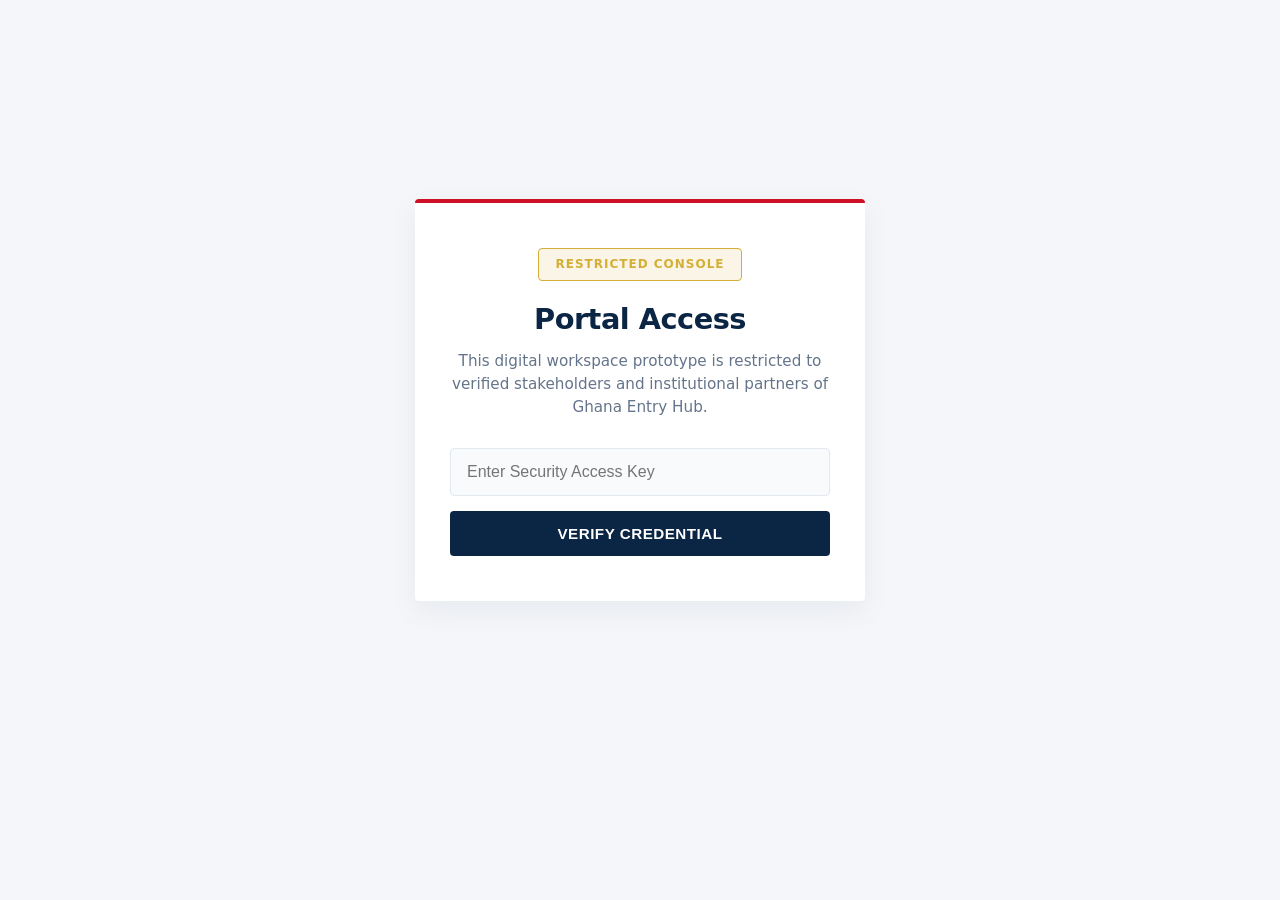
<file: special-digital.html>
<!DOCTYPE html>
<html lang="en">
<head>
    <meta charset="UTF-8">
    <meta name="robots" content="noindex, nofollow">
    <meta name="viewport" content="width=device-width, initial-scale=1.0">
    <title>E-Visa & Enterprise Mobility Dashboard | Ghana Entry Hub</title>
    
    <!-- Link your existing global stylesheet here -->
    <link rel="stylesheet" href="style.css">
    
    <style>
        /* --- Customized Brand Extensions --- */
        body.gateway-body {
            background-color: var(--light, #F8FAFC);
            display: flex;
            justify-content: center;
            align-items: center;
            min-height: calc(100vh - 100px);
            padding: 40px 20px;
        }
        /* Access Gatekeeper Card (Preserved Exact Design) */
        .gatekeeper-screen {
            background: var(--white, #FFFFFF);
            max-width: 450px;
            width: 100%;
            padding: 45px 35px;
            border-radius: 4px;
            box-shadow: 0 10px 30px rgba(11, 37, 69, 0.06);
            text-align: center;
            border-top: 4px solid #CE1126; /* Sovereignty Signal Red */
        }
        /* Tracker Panel Console (Locked as Default) */
        .tracker-container {
            display: none; /* Injected lock state */
            background: var(--white, #FFFFFF);
            max-width: 780px;
            width: 100%;
            padding: 40px 40px;
            border-radius: 4px;
            box-shadow: 0 10px 30px rgba(11, 37, 69, 0.06);
            border-top: 4px solid var(--secondary, #006B3F);
        }
        .gateway-title {
            color: var(--primary, #0B2545);
            font-size: 1.8rem;
            font-weight: 800;
            margin-bottom: 8px;
            letter-spacing: -0.5px;
        }
        .gateway-subtitle {
            color: var(--text-muted, #64748B);
            font-size: 0.95rem;
            margin-bottom: 30px;
            line-height: 1.5;
        }

        /* --- Enterprise B2B Top Bar --- */
        .geh-top-bar {
            background: #F8FAFC;
            border: 1px solid #E2E8F0;
            border-radius: 4px;
            padding: 14px 18px;
            margin-bottom: 28px;
            display: flex;
            flex-wrap: wrap;
            justify-content: space-between;
            align-items: center;
            gap: 14px;
        }
        .geh-cohort-group {
            display: flex;
            flex-direction: column;
            gap: 4px;
            flex: 1;
            min-width: 260px;
        }
        .geh-cohort-label {
            font-size: 0.72rem;
            font-weight: 700;
            text-transform: uppercase;
            letter-spacing: 0.6px;
            color: var(--text-muted, #64748B);
        }
        .geh-cohort-select {
            font-size: 0.88rem;
            font-weight: 600;
            color: var(--primary, #0B2545);
            background: var(--white, #FFFFFF);
            border: 1px solid #CBD5E1;
            border-radius: 4px;
            padding: 8px 10px;
            cursor: pointer;
            outline: none;
            width: 100%;
        }
        .geh-cohort-select:focus {
            border-color: var(--primary, #0B2545);
        }
        .geh-security-pill {
            display: flex;
            align-items: center;
            gap: 8px;
            background: #ECFDF5;
            border: 1px solid #A7F3D0;
            padding: 8px 12px;
            border-radius: 4px;
        }
        .geh-security-text {
            display: flex;
            flex-direction: column;
            text-align: left;
        }
        .geh-sec-title {
            font-size: 0.78rem;
            font-weight: 700;
            color: #006B3F;
        }
        .geh-sec-sub {
            font-size: 0.7rem;
            color: #065F46;
        }
        
        /* Interactive Input Wrappers */
        .input-stack {
            display: flex;
            flex-direction: column;
            gap: 15px;
            margin-top: 20px;
        }
        .search-row {
            display: flex;
            gap: 12px;
            margin-bottom: 35px;
        }
        .control-input {
            flex: 1;
            padding: 14px 16px;
            border: 1px solid #E2E8F0;
            border-radius: 4px;
            font-size: 1rem;
            color: var(--text-dark, #0F172A);
            background-color: #F8FAFC;
            transition: all 0.2s ease;
        }
        .control-input:focus {
            outline: none;
            border-color: var(--primary, #0B2545);
            background-color: var(--white, #FFFFFF);
            box-shadow: 0 0 0 3px rgba(11, 37, 69, 0.05);
        }
        .btn-action-hub {
            background-color: var(--primary, #0B2545);
            color: var(--white, #FFFFFF);
            border: none;
            padding: 14px 28px;
            border-radius: 4px;
            font-weight: 700;
            font-size: 0.95rem;
            cursor: pointer;
            transition: all 0.2s ease;
        }
        .btn-action-hub:hover {
            background-color: var(--dark, #061529);
        }
        /* Error Flags */
        .alert-flag {
            color: #CE1126;
            text-align: center;
            display: none;
            margin-top: 15px;
            font-size: 0.9rem;
            font-weight: 600;
        }
        .tracker-alert {
            color: #CE1126;
            text-align: center;
            display: none;
            margin-bottom: 25px;
            font-size: 0.9rem;
            font-weight: 600;
        }
        
        /* Progress System Timeline Architecture */
        .flow-timeline {
            display: none;
            margin-top: 25px;
            position: relative;
            padding-left: 35px;
        }
        .flow-timeline::before {
            content: '';
            position: absolute;
            left: 9px;
            top: 6px;
            bottom: 6px;
            width: 3px;
            background: #E2E8F0;
        }
        .flow-node {
            position: relative;
            margin-bottom: 26px;
        }
        .flow-node:last-child {
            margin-bottom: 0;
        }
        .node-indicator {
            position: absolute;
            left: -32px;
            top: 4px;
            width: 11px;
            height: 11px;
            border-radius: 50%;
            background: #CBD5E1;
            border: 4px solid var(--white, #FFFFFF);
            box-shadow: 0 0 0 2px #CBD5E1;
            transition: all 0.3s ease;
        }
        .flow-node.passed .node-indicator {
            background: #006B3F; /* Sovereign Green */
            box-shadow: 0 0 0 2px #006B3F;
        }
        .flow-node.processing .node-indicator {
            background: var(--secondary, #D97706);
            box-shadow: 0 0 0 2px var(--secondary, #D97706);
            animation: pulse-node 1.8s infinite ease-in-out;
        }
        .node-heading {
            font-weight: 700;
            font-size: 1.02rem;
            color: var(--primary, #0B2545);
            display: flex;
            flex-wrap: wrap;
            align-items: center;
            gap: 8px;
        }
        .status-tag {
            font-size: 0.72rem;
            font-weight: 700;
            padding: 2px 8px;
            border-radius: 3px;
            background: #ECFDF5;
            color: #006B3F;
            border: 1px solid #A7F3D0;
            text-transform: uppercase;
        }
        .status-tag.amber {
            background: #FFFBEB;
            color: #B45309;
            border: 1px solid #FDE68A;
        }
        .node-details {
            color: var(--text-muted, #64748B);
            font-size: 0.88rem;
            margin-top: 4px;
            line-height: 1.45;
        }

        /* GTA Domestic Tourism & Anti-Digital Colonization Box */
        .gta-dossier-box {
            background: #F8FAFC;
            border: 1px solid #CBD5E1;
            border-left: 3px solid #006B3F;
            border-radius: 4px;
            padding: 14px 16px;
            margin-top: 10px;
        }
        .gta-box-header {
            font-size: 0.75rem;
            font-weight: 700;
            color: var(--primary, #0B2545);
            text-transform: uppercase;
            letter-spacing: 0.5px;
            margin-bottom: 8px;
            display: flex;
            justify-content: space-between;
            flex-wrap: wrap;
            gap: 6px;
        }
        .gta-box-row {
            font-size: 0.85rem;
            color: var(--text-dark, #1E293B);
            margin-bottom: 6px;
        }
        .gta-btn-row {
            display: flex;
            gap: 10px;
            margin-top: 12px;
            flex-wrap: wrap;
        }
        .btn-gta-primary {
            background: #006B3F;
            color: #FFFFFF;
            border: none;
            padding: 8px 14px;
            font-size: 0.8rem;
            font-weight: 600;
            border-radius: 4px;
            cursor: pointer;
        }
        .btn-gta-secondary {
            background: #FFFFFF;
            color: var(--primary, #0B2545);
            border: 1px solid #94A3B8;
            padding: 8px 14px;
            font-size: 0.8rem;
            font-weight: 600;
            border-radius: 4px;
            cursor: pointer;
        }

        /* Retainer Footer Banner */
        .retainer-footer-bar {
            margin-top: 30px;
            padding: 16px 20px;
            background: var(--primary, #0B2545);
            color: #FFFFFF;
            border-radius: 4px;
            display: flex;
            flex-wrap: wrap;
            justify-content: space-between;
            align-items: center;
            gap: 12px;
        }
        .retainer-info h4 {
            font-size: 0.95rem;
            font-weight: 700;
            margin-bottom: 2px;
        }
        .retainer-info p {
            font-size: 0.8rem;
            color: #CBD5E1;
        }
        .btn-export-dossier {
            background: #FCD116; /* Sovereign Gold */
            color: #0B2545;
            border: none;
            padding: 10px 16px;
            font-size: 0.82rem;
            font-weight: 700;
            border-radius: 4px;
            cursor: pointer;
        }
        
        @keyframes pulse-node {
            0% { transform: scale(1); opacity: 1; }
            50% { transform: scale(1.25); opacity: 0.8; }
            100% { transform: scale(1); opacity: 1; }
        }
        @media (max-width: 480px) {
            .search-row { flex-direction: column; gap: 10px; }
            body.gateway-body { padding: 20px 15px; }
            .tracker-container { padding: 30px 20px; }
        }
    </style>
</head>
<body class="gateway-body">

    <!-- LAYER 1: PRIVATE GATEKEEPER COMPONENT (EXACT PASSWORD VAULT PRESERVED) -->
    <div id="gatekeeperModule" class="gatekeeper-screen">
        <div class="badge-state" style="margin-bottom: 15px;">Restricted Console</div>
        <h2 class="gateway-title">Portal Access</h2>
        <p class="gateway-subtitle">This digital workspace prototype is restricted to verified stakeholders and institutional partners of Ghana Entry Hub.</p>
        
        <div class="input-stack">
            <input type="password" id="accessKeyField" class="control-input" placeholder="Enter Security Access Key">
            <button onclick="verifyAccessKey()" class="btn-action-hub" style="text-transform: uppercase; letter-spacing: 0.5px;">Verify Credential</button>
        </div>
        <div id="gatekeeperError" class="alert-flag">Unrecognized Access Key. Access Denied.</div>
    </div>

    <!-- LAYER 2: INTERACTIVE ENTERPRISE MOBILITY PANEL (LOCKED AS DEFAULT) -->
    <div id="trackerModule" class="tracker-container">
        
        <!-- ENTERPRISE B2B COHORT SWITCHER & ACT 843 BADGE -->
        <div class="geh-top-bar">
            <div class="geh-cohort-group">
                <span class="geh-cohort-label">Active Enterprise Fleet Cohort (Private Sector & NGOs)</span>
                <select class="geh-cohort-select" onchange="alert('Switched Fleet Telemetry View: ' + this.options[this.selectedIndex].text)">
                    <option value="newmont">1. Newmont Mining Corp — Ahafo North Expat Fleet (12 Executives)</option>
                    <option value="goldfields">2. Gold Fields Ghana — Tarkwa Operations Transfer (18 Engineers)</option>
                    <option value="anglogold">3. AngloGold Ashanti — Obuasi Redevelopment Cohort (15 Specialists)</option>
                    <option value="tullow">4. Tullow Oil Ghana — Jubilee Field Offshore Rotation (22 Personnel)</option>
                    <option value="eni">5. Eni Ghana — OCTP Sankofa Gas Project Crew (14 Contractors)</option>
                    <option value="cartus">6. Cartus Global RMC — West Africa White-Label Pipeline (28 Personnel)</option>
                    <option value="sirva">7. Sirva BGRS — Multinational Executive Transfers (34 Assignees)</option>
                    <option value="santafe">8. Santa Fe Relocation — Accra Corporate Hub (19 Clients)</option>
                    <option value="graebel">9. Graebel Companies — Regional Headquarters Soft-Landing (11 Executives)</option>
                    <option value="mtn">10. MTN Group — Regional 5G Infrastructure Transfer Cohort (9 Engineers)</option>
                    <option value="google">11. Google Africa — Accra AI Research Lab Visiting Fellows (16 Researchers)</option>
                    <option value="fintech">12. Pan-African Fintech Syndicate — Accra Engineering Summit Fleet (24 Founders)</option>
                    <option value="telecel">13. Telecel Group — Executive Leadership Integration Team (7 Directors)</option>
                    <option value="diaspora">14. Beyond The Return — Sankofa Real Estate Investor Delegation (45 Guests)</option>
                    <option value="afrofuture">15. AfroFuture & Year of Return — VIP Cultural Trade Mission (60 Delegates)</option>
                    <option value="heritage">16. Diaspora Heritage Network — Right of Abode & Investment Cohort (32 Applicants)</option>
                    <option value="afcfta_private">17. AfCFTA Private Sector Council — Pan-African CEOs Trade Mission (38 Executives)</option>
                    <option value="worldbank_ifc">18. International Finance Corporation (IFC) — Private Investment Mission (14 Advisors)</option>
                    <option value="undp">19. UNDP West Africa — Regional Sustainability Program Staff (21 Personnel)</option>
                    <option value="usaid">20. USAID / Feed the Future — Agribusiness Technical Team (10 Specialists)</option>
                </select>
            </div>

            <div class="geh-security-pill">
                <span style="font-size: 16px;">🛡️</span>
                <div class="geh-security-text">
                    <span class="geh-sec-title">Act 843 Data Cleanroom Active</span>
                    <span class="geh-sec-sub">Zero-Knowledge Tokenization • 60s TTL Auto-Wipe</span>
                </div>
            </div>
        </div>

        <div class="badge-state" style="margin-bottom: 15px;">Real-Time GovTech Sync</div>
        <h2 class="gateway-title" style="text-align: left;">Sankofa Passport Hub</h2>
        <p class="gateway-subtitle" style="text-align: left; margin-bottom: 25px;">Live integration visualization tracking expatriate eVisas, GIPC work permits, electronic health clearances, and soft-landing execution.</p>
        
        <div class="search-row">
            <input type="text" id="passportSearchField" class="control-input" placeholder="Enter Demo Passport Number (e.g., GH786)">
            <button onclick="executeDatabaseQuery()" class="btn-action-hub">Query Status</button>
        </div>
        <div id="trackerError" class="tracker-alert">No records found for that file identifier. Use code 'GH786' for demonstration purposes.</div>

        <!-- Simulated 9-Step Database Feed Matrix -->
        <div id="statusTimeline" class="flow-timeline">
            
            <!-- STEP 1 -->
            <div class="flow-node passed">
                <div class="node-indicator"></div>
                <div class="node-heading">
                    1. Corporate Dossier & Fleet Manifest Ingestion
                    <span class="status-tag">Verified</span>
                </div>
                <div class="node-details">Corporate sponsorship credentials and encrypted Ephemeral Transfer Token (ETT) generated for Dossier GH786.</div>
            </div>

            <!-- STEP 2 -->
            <div class="flow-node passed">
                <div class="node-indicator"></div>
                <div class="node-heading">
                    2. National eVisa Portal Sync (Read-Only Middleware)
                    <span class="status-tag">Approved</span>
                </div>
                <div class="node-details">Automated status log verified across 48-port entry ledger. Zero Requests for Information (RFI) pending.</div>
            </div>

            <!-- STEP 3: NEW GIPC & GIS E-WORK PERMIT SYNC -->
            <div class="flow-node processing">
                <div class="node-indicator"></div>
                <div class="node-heading">
                    3.  Post-Arrival Work Permit, GIPC Quota & Non-Citizen Card
                    <span class="status-tag">Manual GIS Filing Active</span>
                </div>
                <div class="node-details">Executive entered via Business eVisa. Ghana Entry Hub ground team managing mandatory GIS medicals, Non-Citizen Ghana Card registration, and GIPC/GIS work & residence permit dossier.</div>
            </div>

            <!-- STEP 4: NEW ELECTRONIC HEALTH DECLARATION -->
            <div class="flow-node passed">
                <div class="node-indicator"></div>
                <div class="node-heading">
                    4. Mandatory Electronic Health & Yellow Fever Pre-Check
                    <span class="status-tag">Cleared for Boarding</span>
                </div>
                <div class="node-details">Pre-arrival electronic health declaration and Yellow Fever certificate validated for Kotoka International Airport (KIA) entry.</div>
            </div>

            <!-- STEP 5 -->
            <div class="flow-node passed">
                <div class="node-indicator"></div>
                <div class="node-heading">
                    5. E-Visa & Entry Permit Token Generation
                    <span class="status-tag">Token Issued</span>
                </div>
                <div class="node-details">Border ledger update automated to reflect digital clearance at Kotoka International Airport (KIA).</div>
            </div>

            <!-- STEP 6: GRA TAX SYNC -->
            <div class="flow-node passed">
                <div class="node-indicator"></div>
                <div class="node-heading">
                    6. Ghana Revenue Authority (GRA) — Sovereign Tax Sync
                    <span class="status-tag">TIN Generated</span>
                </div>
                <div class="node-details">Expatriate demographic payload synchronized with GRA digital portal. Corporate Taxpayer Identification Number (TIN) active prior to arrival.</div>
            </div>

            <!-- STEP 7: LANDS COMMISSION -->
            <div class="flow-node passed">
                <div class="node-indicator"></div>
                <div class="node-heading">
                    7. Lands Commission — Title-Vetted Corporate Housing
                    <span class="status-tag">Deed Verified</span>
                </div>
                <div class="node-details">Assigned executive residence in Cantonments / Airport Residential cleared against Lands Commission digital registry. Zero title disputes confirmed.</div>
            </div>

                        <!-- STEP 8: GTA DOMESTIC TOURISM & ANTI-DIGITAL COLONIZATION HUB -->
            <div class="flow-node passed">
                <div class="node-indicator"></div>
                <div class="node-heading">
                    8. Ghana Tourism Authority (GTA) — Domestic Tour & Sankofa Sync
                    <span class="status-tag">100% Local Value Retention</span>
                </div>
                <div class="node-details">Traveler-driven domestic itinerary hub eliminating foreign ad-platform leakages. Visa-approved arrivals are routed directly to subscribed GTA-licensed Ghanaian tour operators.</div>

                <div class="gta-dossier-box">
                    <div class="gta-box-header">
                        <span>📋 Traveler Domestic Itinerary Dossier</span>
                        <span style="color: #006B3F;">● GTA Licensed Operator Verified</span>
                    </div>
                    <div class="gta-box-row">
                        <strong>Current Dossier Status:</strong> "Year of Return Executive Heritage & Kakum Canopy Tour" — <em>Receipt Attached by Traveler (Dossier GH786)</em>
                    </div>
                    <div class="gta-box-row">
                        <strong>Matched Local Operator:</strong> Sunseekers Tours Ghana Ltd. (GTA Reg: #GTA-ACC-0419 • <em>Premier Partner Tier</em>)
                    </div>
                    <div class="gta-btn-row">
                        <button class="btn-gta-primary" onclick="alert('Opens Traveler Tour Request Form: Routes your visa-approved dates directly to subscribed GTA-licensed Ghanaian tour operators.')">
                            + Request a GTA-Licensed Tour Package
                        </button>
                        <button class="btn-gta-secondary" onclick="alert('Opens Receipt Upload Modal: Select your Ghanaian tour operator and attach your Instagram/Facebook booking receipt to validate your dossier.')">
                            📎 Attach Existing Social Media Tour Receipt
                        </button>
                    </div>
                </div>
            </div>



            <!-- STEP 9: GTA DOMESTIC TOURISM & ANTI-DIGITAL COLONIZATION HUB -->
            <div class="flow-node passed">
                <div class="node-indicator"></div>
                <div class="node-heading">
                    9. Ghana Tourism Authority (GTA) — Domestic Tour & Sankofa Sync
                    <span class="status-tag">100% Local Retention</span>
                </div>
                <div class="node-details">Direct-to-local-operator gateway eliminating foreign ad-platform leakages. All incoming corporate and diaspora itineraries are verified against licensed Ghanaian tour agencies.</div>

                <div class="gta-dossier-box">
                    <div class="gta-box-header">
                        <span>📋 Domestic Itinerary Dossier</span>
                        <span style="color: #006B3F;">● GTA Licensed Operator Verified</span>
                    </div>
                    <div class="gta-box-row">
                        <strong>Attached Package:</strong> "Year of Return Executive Heritage & Kakum Canopy Immersion" (Booked via External Social Ad — <em>Linked to Dossier GH786</em>)
                    </div>
                    <div class="gta-box-row">
                        <strong>Local Fulfillment Agency:</strong> Sunseekers Tours Ghana Ltd. (GTA Reg: #GTA-ACC-0419)
                    </div>
                    <div class="gta-btn-row">
                        <button class="btn-gta-primary" onclick="alert('Opens Direct GTA-Licensed Local Tour Marketplace (Zero Foreign Ad Fees)')">
                            + Book New Package via Ghana Entry Hub
                        </button>
                        <button class="btn-gta-secondary" onclick="alert('Opens Upload Modal to Attach External Facebook/Instagram Tour Receipt for GTA Verification')">
                            📎 Attach External Agency Package
                        </button>
                    </div>
                </div>
            </div>

            <!-- RETAINER BUNDLE FOOTER BANNER -->
            <div class="retainer-footer-bar">
                <div class="retainer-info">
                    <h4>Soft-Landing Management Retainer: Active ($1,800/mo Tier)</h4>
                    <p>Full ground relocation, housing title protection, GRA tax sync, and CIP logistics enabled.</p>
                </div>
                <button class="btn-export-dossier" onclick="alert('Exporting White-Label PDF Dossier Summary for Corporate HR...')">
                    Export Dossier
                </button>
            </div>

        </div>
    </div>

<script>
    function verifyAccessKey() {
        const inputPhrase = document.getElementById('accessKeyField').value.trim();
        const gatekeeperBlock = document.getElementById('gatekeeperModule');
        const trackerBlock = document.getElementById('trackerModule');
        const gatekeeperError = document.getElementById('gatekeeperError');

        
        const secureKey1 = "QUNDUkEyMDI2";
        const secureKey2 = "SU5WRVN0";

        if (btoa(inputPhrase) === secureKey1 || btoa(inputPhrase) === secureKey2) {
            gatekeeperBlock.style.display = 'none';
            trackerBlock.style.display = 'block';
        } else {
            gatekeeperError.style.display = 'block';
        }
    }

    document.getElementById('accessKeyField').addEventListener('keypress', function (e) {
        if (e.key === 'Enter') {
            verifyAccessKey();
        }
    });

    document.getElementById('passportSearchField').addEventListener('keypress', function (e) {
        if (e.key === 'Enter') {
            executeDatabaseQuery();
        }
    });

    function executeDatabaseQuery() {
        const queryTerm = document.getElementById('passportSearchField').value.trim().toUpperCase();
        const timelineBlock = document.getElementById('statusTimeline');
        const trackerErrorField = document.getElementById('trackerError');

        if (queryTerm === 'GH786' || queryTerm === 'DIASPORA') {
            trackerErrorField.style.display = 'none';
            timelineBlock.style.display = 'block';
        } else {
            timelineBlock.style.display = 'none';
            trackerErrorField.style.display = 'block';
        }
    }
</script>
</body>
</html>
</file>
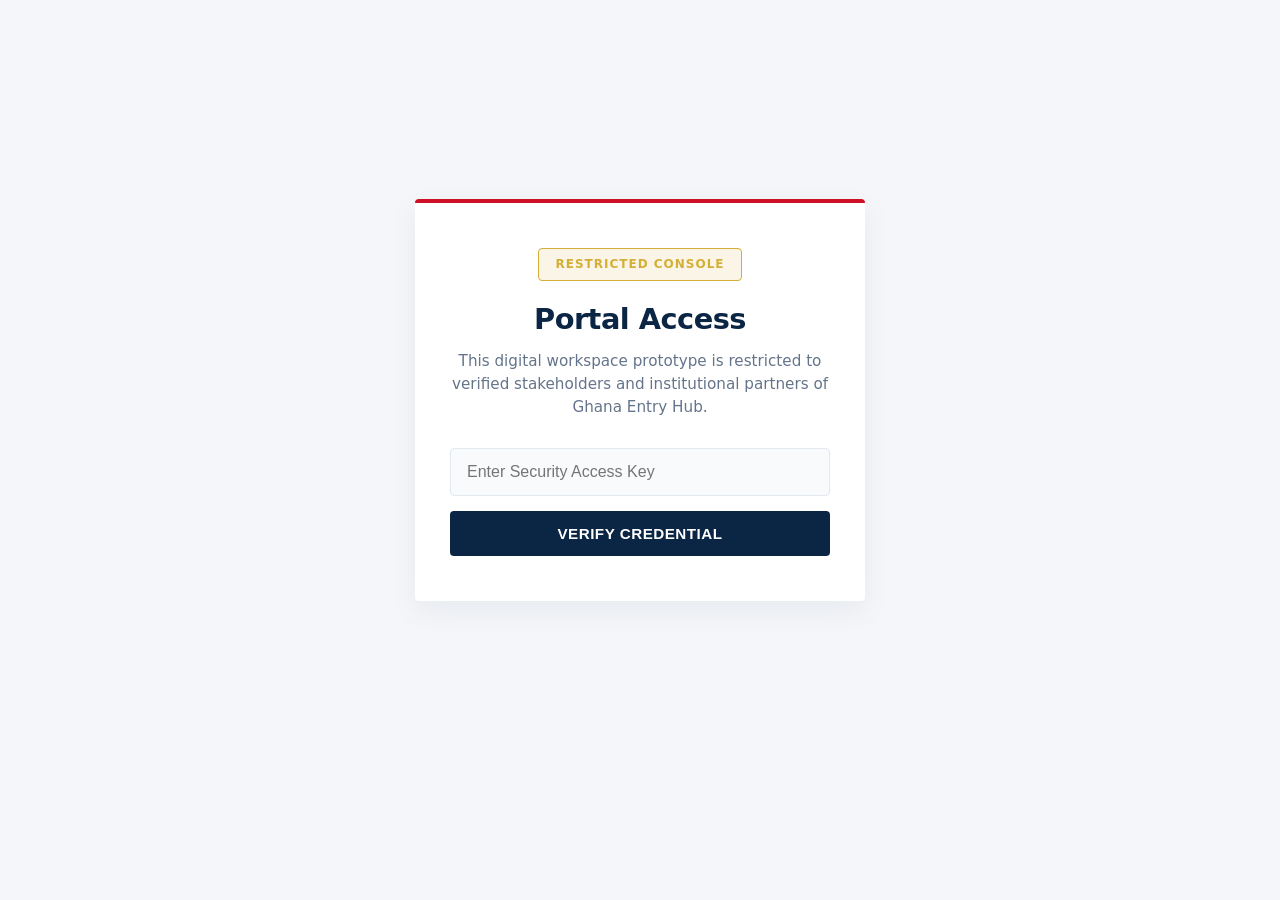
<file: visa-tracking.html>
<!DOCTYPE html>
<html lang="en">
<head>
    <meta charset="UTF-8">
    <meta name="robots" content="noindex, nofollow">
    <meta name="viewport" content="width=device-width, initial-scale=1.0">
    <title>E-Visa Live Tracking Dashboard | Ghana Entry Hub</title>
    
    <!-- Link your existing global stylesheet here -->
    <link rel="stylesheet" href="style.css">
    
    <style>
        /* --- Customized Brand Extensions --- */
        body.gateway-body {
            background-color: var(--light);
            display: flex;
            justify-content: center;
            align-items: center;
            min-height: calc(100vh - 100px);
            padding: 40px 20px;
        }

        /* Access Gatekeeper Card */
        .gatekeeper-screen {
            background: var(--white);
            max-width: 450px;
            width: 100%;
            padding: 45px 35px;
            border-radius: 4px;
            box-shadow: 0 10px 30px rgba(11, 37, 69, 0.06);
            text-align: center;
            border-top: 4px solid #CE1126; /* Sovereignty Signal Red */
        }

        /* Tracker Panel Console */
        .tracker-container {
            display: none; /* Injected lock state */
            background: var(--white);
            max-width: 650px;
            width: 100%;
            padding: 45px 40px;
            border-radius: 4px;
            box-shadow: 0 10px 30px rgba(11, 37, 69, 0.06);
            border-top: 4px solid var(--secondary);
        }

        .gateway-title {
            color: var(--primary);
            font-size: 1.8rem;
            font-weight: 800;
            margin-bottom: 8px;
            letter-spacing: -0.5px;
        }

        .gateway-subtitle {
            color: var(--text-muted);
            font-size: 0.95rem;
            margin-bottom: 30px;
            line-height: 1.5;
        }
        
        /* Interactive Input Wrappers */
        .input-stack {
            display: flex;
            flex-direction: column;
            gap: 15px;
            margin-top: 20px;
        }

        .search-row {
            display: flex;
            gap: 12px;
            margin-bottom: 35px;
        }

        .control-input {
            flex: 1;
            padding: 14px 16px;
            border: 1px solid #E2E8F0;
            border-radius: 4px;
            font-size: 1rem;
            color: var(--text-dark);
            background-color: #F8FAFC;
            transition: all 0.2s ease;
        }

        .control-input:focus {
            outline: none;
            border-color: var(--primary);
            background-color: var(--white);
            box-shadow: 0 0 0 3px rgba(11, 37, 69, 0.05);
        }

        .btn-action-hub {
            background-color: var(--primary);
            color: var(--white);
            border: none;
            padding: 14px 28px;
            border-radius: 4px;
            font-weight: 700;
            font-size: 0.95rem;
            cursor: pointer;
            transition: all 0.2s ease;
        }

        .btn-action-hub:hover {
            background-color: var(--dark);
        }

        /* Error Flags */
        .alert-flag {
            color: #CE1126;
            text-align: center;
            display: none;
            margin-top: 15px;
            font-size: 0.9rem;
            font-weight: 600;
        }

        .tracker-alert {
            color: #CE1126;
            text-align: center;
            display: none;
            margin-bottom: 25px;
            font-size: 0.9rem;
            font-weight: 600;
        }
        
        /* Progress System Timeline Architecture */
        .flow-timeline {
            display: none;
            margin-top: 25px;
            position: relative;
            padding-left: 35px;
        }

        .flow-timeline::before {
            content: '';
            position: absolute;
            left: 9px;
            top: 6px;
            bottom: 6px;
            width: 3px;
            background: #E2E8F0;
        }

        .flow-node {
            position: relative;
            margin-bottom: 30px;
        }

        .flow-node:last-child {
            margin-bottom: 0;
        }

        .node-indicator {
            position: absolute;
            left: -32px;
            top: 4px;
            width: 11px;
            height: 11px;
            border-radius: 50%;
            background: #CBD5E1;
            border: 4px solid var(--white);
            box-shadow: 0 0 0 2px #CBD5E1;
            transition: all 0.3s ease;
        }

        .flow-node.passed .node-indicator {
            background: #006B3F; /* Sovereign Green */
            box-shadow: 0 0 0 2px #006B3F;
        }

        .flow-node.processing .node-indicator {
            background: var(--secondary);
            box-shadow: 0 0 0 2px var(--secondary);
            animation: pulse-node 1.8s infinite ease-in-out;
        }

        .node-heading {
            font-weight: 700;
            font-size: 1.05rem;
            color: var(--primary);
        }

        .node-details {
            color: var(--text-muted);
            font-size: 0.88rem;
            margin-top: 3px;
            line-height: 1.4;
        }
        
        @keyframes pulse-node {
            0% { transform: scale(1); opacity: 1; }
            50% { transform: scale(1.25); opacity: 0.8; }
            100% { transform: scale(1); opacity: 1; }
        }

        /* Layout Responsive Rules */
        @media (max-width: 480px) {
            .search-row { flex-direction: column; gap: 10px; }
            body.gateway-body { padding: 20px 15px; }
            .tracker-container { padding: 30px 20px; }
        }
    </style>
</head>
<body class="gateway-body">

    <!-- LAYER 1: PRIVATE GATEKEEPER COMPONENT -->
    <div id="gatekeeperModule" class="gatekeeper-screen">
        <div class="badge-state" style="margin-bottom: 15px;">Restricted Console</div>
        <h2 class="gateway-title">Portal Access</h2>
        <p class="gateway-subtitle">This digital workspace prototype is restricted to verified stakeholders and institutional partners of Ghana Entry Hub.</p>
        
        <div class="input-stack">
            <input type="password" id="accessKeyField" class="control-input" placeholder="Enter Security Access Key">
            <button onclick="verifyAccessKey()" class="btn-action-hub" style="text-transform: uppercase; letter-spacing: 0.5px;">Verify Credential</button>
        </div>
        <div id="gatekeeperError" class="alert-flag">Unrecognized Access Key. Access Denied.</div>
    </div>

    <!-- LAYER 2: INTERACTIVE IMMIGRATION OVERVIEW PANEL (LOCKED AS DEFAULT) -->
    <div id="trackerModule" class="tracker-container">
        <div class="badge-state" style="margin-bottom: 15px;">Real-Time GovTech Sync</div>
        <h2 class="gateway-title" style="text-align: left;">Sankofa Passport Hub</h2>
        <p class="gateway-subtitle" style="text-align: left; margin-bottom: 25px;">Live integration visualization tracking expatriate visa pipelines and regulatory data points.</p>
        
        <div class="search-row">
            <input type="text" id="passportSearchField" class="control-input" placeholder="Enter Demo Passport Number (e.g., GH786)">
            <button onclick="executeDatabaseQuery()" class="btn-action-hub">Query Status</button>
        </div>

        <div id="trackerError" class="tracker-alert">No records found for that file identifier. Use code 'GH786' for demonstration purposes.</div>

        <!-- Simulated Database Feed Matrix -->
        <div id="statusTimeline" class="flow-timeline">
            <div class="flow-node passed">
                <div class="node-indicator"></div>
                <div class="node-heading">Application Logged & Validated</div>
                <div class="node-details">Corporate dossier processed through the Ghana Entry Hub secure management dashboard.</div>
            </div>
            <div class="flow-node passed">
                <div class="node-indicator"></div>
                <div class="node-heading">Sovereign Compliance Background Evaluation</div>
                <div class="node-details">Security validation cross-checked in accordance with corporate asset protection mandates.</div>
            </div>
            <div class="flow-node processing">
                <div class="node-indicator"></div>
                <div class="node-heading">Ghana Immigration Service (GIS) Processing</div>
                <div class="node-details">Biometric verification files active at Immigration Headquarters, Danquah Circle, Accra.</div>
            </div>
            <div class="flow-node">
                <div class="node-indicator"></div>
                <div class="node-heading">E-Visa / Permit Token Generation</div>
                <div class="node-details">Border ledger update automated to reflect clearance at Accra International Airport (KIA).</div>
            </div>
        </div>
    </div>

<script>
    // Unlocks workspace console using scrambled credential comparisons
    function verifyAccessKey() {
        const inputPhrase = document.getElementById('accessKeyField').value.trim();
        const gatekeeperBlock = document.getElementById('gatekeeperModule');
        const trackerBlock = document.getElementById('trackerModule');
        const gatekeeperError = document.getElementById('gatekeeperError');

        // Your passwords are encrypted as scrambled strings here
        // QUNDUkEyMDI2 = ACCRA2026
        // SU5WRVN0 = INVEST
        const secureKey1 = "QUNDUkEyMDI2";
        const secureKey2 = "SU5WRVN0";

        // btoa() instantly scrambles the user's input to check it against the vault
        if (btoa(inputPhrase) === secureKey1 || btoa(inputPhrase) === secureKey2) {
            gatekeeperBlock.style.display = 'none';
            trackerBlock.style.display = 'block';
        } else {
            gatekeeperError.style.display = 'block';
        }
    }

    // Controls the inner animation flow during user testing
    function executeDatabaseQuery() {
        const queryTerm = document.getElementById('passportSearchField').value.trim().toUpperCase();
        const timelineBlock = document.getElementById('statusTimeline');
        const trackerErrorField = document.getElementById('trackerError');

        if (queryTerm === 'GH786' || queryTerm === 'DIASPORA') {
            trackerErrorField.style.display = 'none';
            timelineBlock.style.display = 'block';
        } else {
            timelineBlock.style.display = 'none';
            trackerErrorField.style.display = 'block';
        }
    }
</script>
</file>
<file: style.css>
/* ==========================================================================
   GHANA ENTRY HUB - UNIFIED GLOBAL BRAND SHEET (style.css)
   ========================================================================== */

:root {
  --primary: #0B2545;       /* Institutional Navy Blue */
  --secondary: #D4AF37;     /* Dignified Gold Accent */
  --dark: #0A192F;          /* Deep Administration Matte */
  --light: #F4F6F9;         /* Sovereign Ministry Grey */
  --white: #FFFFFF;
  --text-dark: #1E293B;
  --text-muted: #64748B;
}

* {
  box-sizing: border-box;
  margin: 0;
  padding: 0;
}

body {
  font-family: 'Segoe UI', system-ui, -apple-system, sans-serif;
  line-height: 1.6;
  color: var(--text-dark);
  background-color: var(--white);
}

/* --- Institutional Header Navigation Bar --- */
.site-navbar {
  background-color: var(--primary);
  padding: 15px 0;
  border-bottom: 2px solid var(--secondary);
  position: sticky;
  top: 0;
  z-index: 10000;
  width: 100%;
}

.nav-container {
  width: 90%;
  max-width: 1200px;
  margin: 0 auto;
  display: flex;
  align-items: center;
  justify-content: space-between;
}

.site-logo {
  height: 65px;
  width: auto;
  display: block;
  object-fit: contain;
}

.logo-link {
  display: inline-block;
}

.nav-links-right {
  display: flex;
  align-items: center;
  gap: 28px; /* Optimized spacing for corporate dropdown layout */
}

.nav-item {
  color: #E2E8F0;
  text-decoration: none;
  font-weight: 500;
  font-size: 0.95rem;
  letter-spacing: 0.3px;
  transition: color 0.2s ease;
}

.nav-item:hover, .nav-item.active {
  color: var(--secondary);
}

.btn-nav-cta {
  background-color: var(--secondary);
  color: var(--primary);
  padding: 10px 20px;
  text-decoration: none;
  font-weight: 700;
  border-radius: 4px;
  font-size: 0.85rem;
  text-transform: uppercase;
  letter-spacing: 0.5px;
  transition: opacity 0.2s ease;
}

.btn-nav-cta:hover {
  opacity: 0.9;
}

/* --- Corporate Dropdown Architecture (Cartus/SIRVA Style Alignment) --- */
.nav-dropdown {
  position: relative;
  display: inline-block;
}

.dropbtn {
  cursor: pointer;
  padding: 5px 0;
}

.dropdown-content {
  display: none;
  position: absolute;
  background-color: var(--primary);
  min-width: 280px;
  box-shadow: 0px 8px 24px rgba(10, 25, 47, 0.15);
  border: 1px solid rgba(255, 255, 255, 0.1);
  border-top: 3px solid var(--secondary);
  border-radius: 4px;
  z-index: 10001;
  top: 100%;
  left: 0;
  margin-top: 10px;
}

.dropdown-content a {
  color: #E2E8F0;
  padding: 12px 20px;
  text-decoration: none;
  display: block;
  font-size: 0.88rem;
  font-weight: 500;
  transition: all 0.2s ease;
  border-bottom: 1px solid rgba(255, 255, 255, 0.05);
}

.dropdown-content a:last-child {
  border-bottom: none;
}

.dropdown-content a:hover {
  background-color: var(--dark);
  color: var(--secondary);
  padding-left: 25px;
}

/* Activate Toggle Handshake on Hover */
.nav-dropdown:hover .dropdown-content {
  display: block;
}

/* --- Core Layout Containers --- */
.container {
  width: 90%;
  max-width: 1200px;
  margin: 0 auto;
  padding: 60px 0;
}

.section-title {
  text-align: center;
  font-size: 2.2rem;
  font-weight: 800;
  color: var(--primary);
  margin-bottom: 10px;
  letter-spacing: -0.5px;
}

.section-subtitle {
  text-align: center;
  color: var(--text-muted);
  max-width: 700px;
  margin: 0 auto 40px auto;
  font-size: 1.05rem;
}

/* --- Sovereign Hero Portal Layout --- */
header.hero-gateway {
  background: linear-gradient(rgba(11, 37, 69, 0.9), rgba(10, 25, 47, 0.92)), 
              url('assets/executive-arrives-droping-off-plane.jpg.jpg') no-repeat center center/cover;
  color: var(--white);
  text-align: center;
  padding: 120px 0;
}

.badge-state {
  background: rgba(212, 175, 55, 0.12);
  color: var(--secondary);
  border: 1px solid var(--secondary);
  padding: 6px 16px;
  border-radius: 4px;
  font-weight: 700;
  font-size: 0.75rem;
  text-transform: uppercase;
  letter-spacing: 1px;
  display: inline-block;
  margin-bottom: 20px;
}

header.hero-gateway h1 {
  font-size: 3rem;
  margin-bottom: 20px;
  font-weight: 800;
  line-height: 1.15;
  letter-spacing: -1px;
}

header.hero-gateway p {
  font-size: 1.25rem;
  max-width: 850px;
  margin: 0 auto 35px auto;
  color: #CBD5E1;
}

.cta-group {
  display: flex;
  gap: 16px;
  justify-content: center;
}

.btn-primary-blueprint {
  background-color: var(--secondary);
  color: var(--primary);
  padding: 14px 28px;
  text-decoration: none;
  font-weight: 700;
  border-radius: 4px;
  font-size: 1rem;
}

.btn-secondary-blueprint {
  border: 2px solid #E2E8F0;
  color: #E2E8F0;
  padding: 12px 26px;
  text-decoration: none;
  font-weight: 700;
  border-radius: 4px;
  font-size: 1rem;
  transition: all 0.2s;
}

.btn-secondary-blueprint:hover {
  background-color: var(--white);
  color: var(--primary);
}

/* --- Institutional Alignment Grid Console --- */
.alignment-console {
  background-color: var(--light);
  padding: 30px 0;
  border-bottom: 1px solid #E2E8F0;
  text-align: center;
}

.alignment-console p {
  font-size: 0.8rem;
  text-transform: uppercase;
  font-weight: 700;
  color: var(--primary);
  letter-spacing: 1.5px;
  margin-bottom: 20px;
}

.logo-alignment-grid {
  display: flex;
  flex-wrap: wrap;
  justify-content: center;
  align-items: center;
  gap: 40px;
  max-width: 1000px;
  margin: 0 auto;
}

.alignment-badge-card {
  display: flex;
  flex-direction: column;
  align-items: center;
  width: 160px;
}

.alignment-logo {
  height: 60px;
  width: auto;
  object-fit: contain;
  filter: grayscale(100%);
  opacity: 0.7;
  transition: all 0.3s ease;
  margin-bottom: 8px;
}

.alignment-badge-card:hover .alignment-logo {
  filter: grayscale(0%);
  opacity: 1;
}

.logo-label {
  font-size: 0.7rem;
  font-weight: 700;
  color: var(--text-muted);
  text-transform: uppercase;
  text-align: center;
}

/* --- Split Framework Columns --- */
.split-framework-section {
  padding: 80px 0;
  background-color: var(--white);
}

.split-framework-section.alt-bg {
  background-color: var(--light);
}

.container-split {
  display: grid;
  grid-template-columns: repeat(auto-fit, minmax(450px, 1fr));
  gap: 50px;
  width: 90%;
  max-width: 1200px;
  margin: 0 auto;
  align-items: center;
}

.split-image img {
  width: 100%;
  height: 400px;
  object-fit: cover;
  border-radius: 4px;
  box-shadow: 0 10px 30px rgba(11, 37, 69, 0.06);
  border-bottom: 4px solid var(--secondary);
}

.split-text .institution-tag {
  color: var(--secondary);
  font-weight: 700;
  text-transform: uppercase;
  font-size: 0.8rem;
  letter-spacing: 1px;
  background-color: var(--primary);
  padding: 4px 10px;
  border-radius: 2px;
  display: inline-block;
  margin-bottom: 12px;
}

.split-text h2 {
  font-size: 2.2rem;
  color: var(--primary);
  margin-bottom: 15px;
  font-weight: 800;
}

.split-text p {
  color: #334155;
  font-size: 1.05rem;
  margin-bottom: 15px;
}

/* --- Framework Matrix System --- */
.matrix-section {
  background-color: var(--light);
  padding: 80px 0;
}

.matrix-grid {
  display: grid;
  grid-template-columns: repeat(auto-fit, minmax(320px, 1fr));
  gap: 25px;
}

.framework-card {
  background: var(--white);
  padding: 35px;
  border-radius: 4px;
  box-shadow: 0 4px 20px rgba(0, 0, 0, 0.02);
  border-top: 4px solid var(--primary);
}

.framework-card h3 {
  margin-bottom: 12px;
  color: var(--primary);
  font-size: 1.3rem;
  font-weight: 700;
}

.framework-card p {
  color: #475569;
  font-size: 0.95rem;
}

.checkmark-matrix-list {
  list-style: none;
  margin-top: 15px;
}

.checkmark-matrix-list li {
  margin-bottom: 10px;
  font-weight: 600;
  color: var(--text-dark);
  font-size: 0.95rem;
}

/* --- Intake Module Grid --- */
.intake-section {
  background: var(--white);
  padding: 80px 0;
}

.intake-container {
  display: grid;
  grid-template-columns: repeat(auto-fit, minmax(450px, 1fr));
  gap: 40px;
  margin-top: 20px;
}

.secure-intake-form {
  background-color: var(--light);
  padding: 35px;
  border-radius: 4px;
  border: 1px solid #E2E8F0;
}

.secure-intake-form h3 {
  margin-bottom: 20px;
  color: var(--primary);
  font-size: 1.35rem;
  border-bottom: 2px solid var(--secondary);
  padding-bottom: 8px;
  font-weight: 700;
}

.secure-intake-form label {
  display: block;
  margin-top: 15px;
  font-weight: 600;
  font-size: 0.85rem;
  color: var(--primary);
  text-transform: uppercase;
}

.secure-intake-form input, .secure-intake-form textarea {
  width: 100%;
  padding: 12px;
  margin-top: 6px;
  border: 1px solid #CBD5E1;
  border-radius: 4px;
  font-size: 1rem;
  background: var(--white);
}

.btn-submit-secure {
  background-color: var(--primary);
  color: var(--white);
  width: 100%;
  padding: 14px;
  border: none;
  border-radius: 4px;
  font-weight: 700;
  font-size: 1rem;
  cursor: pointer;
  margin-top: 25px;
  text-transform: uppercase;
  letter-spacing: 0.5px;
}

.sync-briefing-box {
  background-color: var(--light);
  border: 1px solid #E2E8F0;
  padding: 35px;
  border-radius: 4px;
  display: flex;
  flex-direction: column;
  justify-content: center;
}

.sync-briefing-box h3 {
  font-size: 1.3rem;
  margin-bottom: 12px;
  color: var(--primary);
}

.box-narrative {
  color: #334155;
  font-size: 1rem;
  line-height: 1.6;
  margin-bottom: 15px;
}

.accent-gold-weight {
  color: #B8860B;
  font-weight: 700;
}

.sovereign-security-callout {
  font-size: 0.85rem;
  color: var(--text-dark);
  background: var(--white);
  padding: 15px;
  border-radius: 4px;
  border-left: 4px solid var(--secondary);
  margin-top: 10px;
}

.btn-gateway-manual {
  display: block;
  text-align: center;
  text-decoration: none;
  margin-top: 20px;
  background-color: var(--primary);
  color: var(--white);
  padding: 14px 20px;
  font-weight: 700;
  border-radius: 4px;
  font-size: 1rem;
  text-transform: uppercase;
}

.btn-gateway-manual:hover {
  background-color: var(--dark);
}

.audit-notes {
  font-size: 0.8rem;
  color: var(--text-muted);
  margin-top: 20px;
text-align: center;
}
/* --- Footer Platform --- */
footer.state-footer {
background-color: var(--dark);
color: #94A3B8;
font-size: 0.9rem;
border-top: 4px solid var(--primary);
}
.container-footer {
width: 90%;
max-width: 1200px;
margin: 0 auto;
padding: 30px 0;
text-align: center;
}
/* --- WhatsApp Communications Layer --- */
.whatsapp-communication-channel {
position: fixed;
bottom: 30px;
right: 30px;
background-color: #25D366;
color: var(--white);
text-decoration: none;
padding: 14px 24px;
border-radius: 4px;
display: flex;
align-items: center;
gap: 12px;
font-weight: 700;
font-size: 0.95rem;
box-shadow: 0 8px 24px rgba(37, 211, 102, 0.25);
z-index: 99999;
}
@media (max-width: 992px) {
.logo-alignment-grid { gap: 20px; }
.alignment-badge-card { width: 45%; }
}
@media (max-width: 768px) {
.nav-container { flex-direction: column; gap: 15px; }
.nav-links-right { flex-wrap: wrap; justify-content: center; gap: 15px; }
.container-split { grid-template-columns: 1fr; }
header.hero-gateway h1 { font-size: 2.2rem; }
}
/* --- Master Corporate Footer Sheet --- */
.site-footer {
  background-color: var(--dark);
  border-top: 3px solid var(--secondary);
  color: #CBD5E1;
  padding: 60px 0 30px 0;
  font-size: 0.9rem;
}

.footer-container {
  width: 90%;
  max-width: 1200px;
  margin: 0 auto;
  display: grid;
  grid-template-columns: repeat(auto-fit, minmax(220px, 1fr));
  gap: 40px;
}

.footer-brand p {
  margin-top: 15px;
  font-size: 0.85rem;
  color: #94A3B8;
  line-height: 1.5;
}

.footer-links-col h4 {
  color: var(--white);
  font-size: 1rem;
  font-weight: 700;
  margin-bottom: 20px;
  text-transform: uppercase;
  letter-spacing: 0.5px;
}

.footer-links-col ul {
  list-style: none;
}

.footer-links-col ul li {
  margin-bottom: 12px;
}

.footer-links-col ul li a {
  color: #94A3B8;
  text-decoration: none;
  transition: color 0.2s;
}

.footer-links-col ul li a:hover {
  color: var(--secondary);
}

.footer-bottom {
  width: 90%;
  max-width: 1200px;
  margin: 40px auto 0 auto;
  padding-top: 20px;
  border-top: 1px solid rgba(255, 255, 255, 0.05);
  display: flex;
  justify-content: space-between;
  flex-wrap: wrap;
  gap: 15px;
  font-size: 0.8rem;
  color: #64748B;
}
</file>
